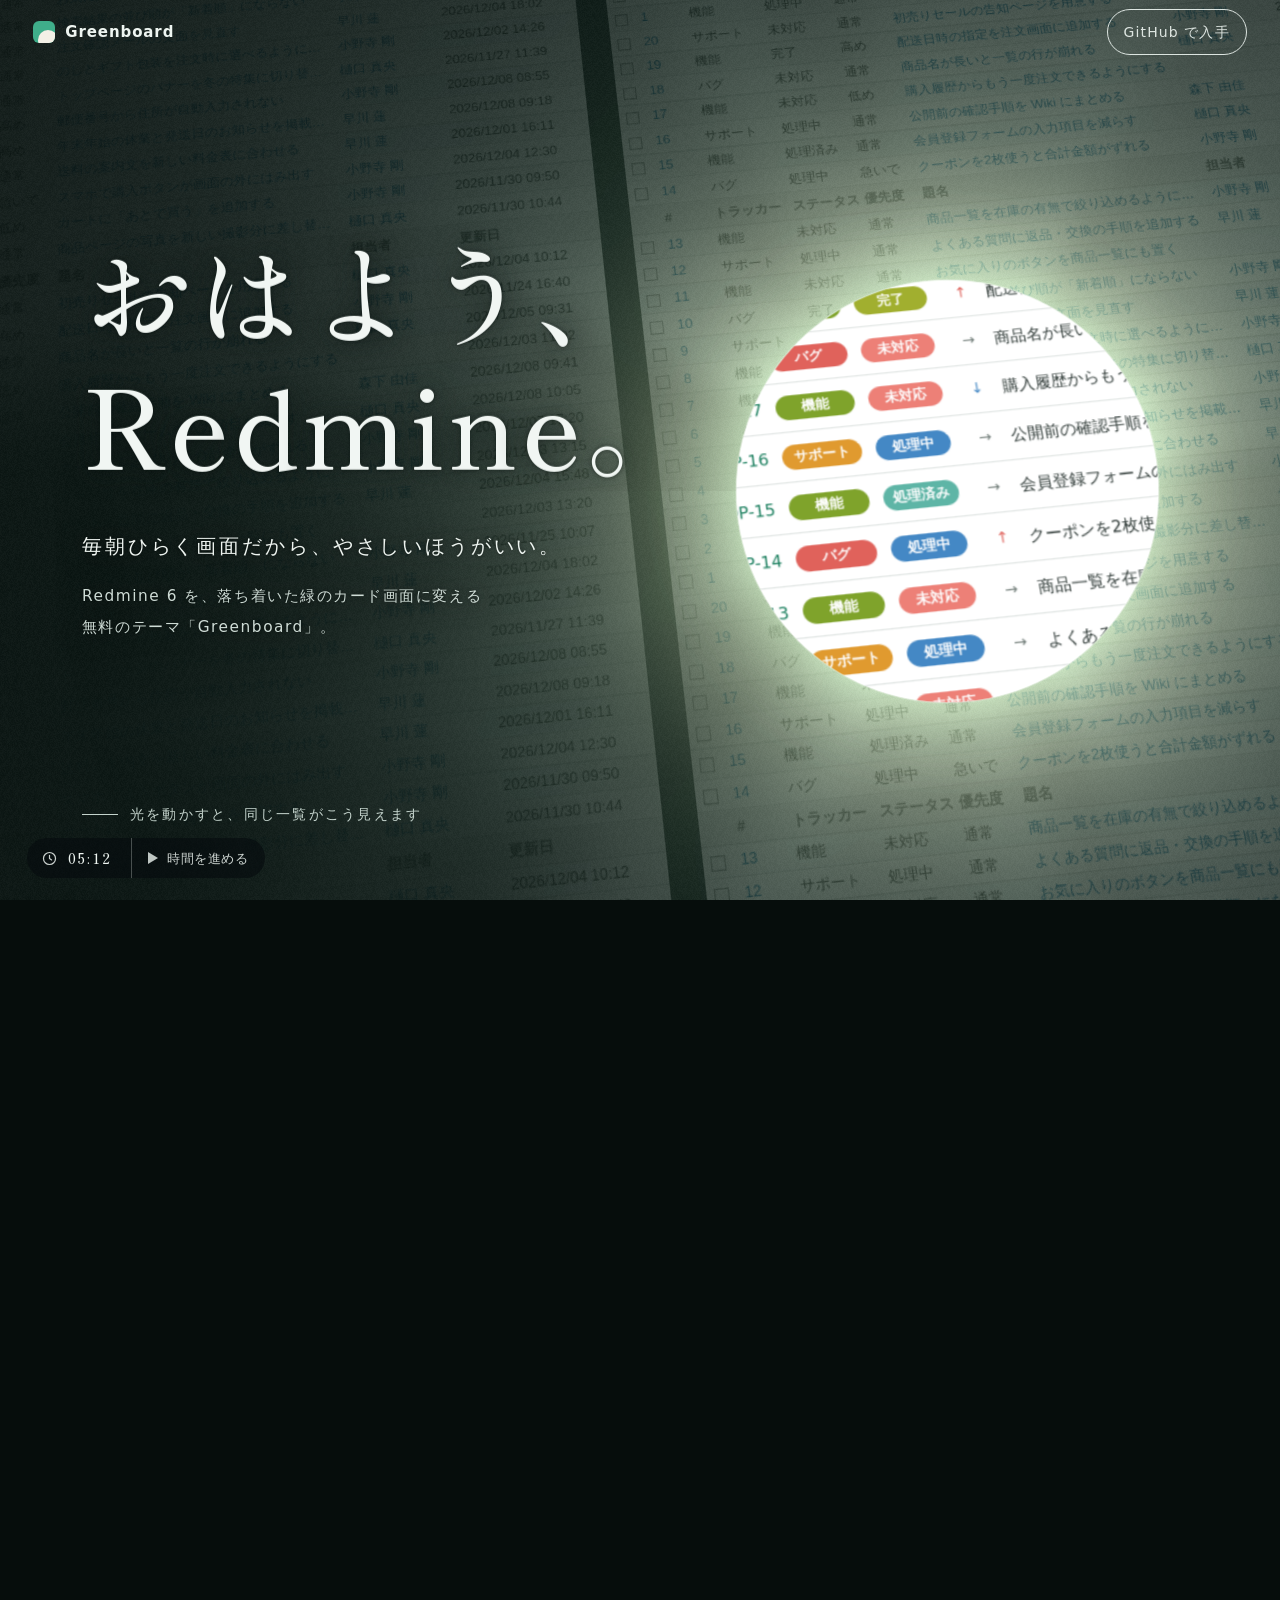
<file: site/index.html>
<!doctype html>
<html lang="ja">
<head>
<meta charset="utf-8">
<meta name="viewport" content="width=device-width,initial-scale=1,viewport-fit=cover">
<title>おはよう、Redmine。｜Greenboard</title>
<meta name="description" content="散らかっていたのは、仕事じゃなくて画面でした。夜明け前から次の朝まで、一日の光の中で見る Redmine のテーマ「Greenboard」。無料、GPL v2。">
<meta name="theme-color" content="#0b1412">
<meta name="color-scheme" content="light">
<link rel="canonical" href="https://nerosui.github.io/greenboard-redmine-theme/">
<link rel="icon" href="favicon.ico" sizes="32x32">
<link rel="icon" href="favicon.svg" type="image/svg+xml">
<link rel="apple-touch-icon" href="apple-touch-icon.png">
<meta property="og:type" content="website">
<meta property="og:locale" content="ja_JP">
<meta property="og:site_name" content="Greenboard">
<meta property="og:title" content="おはよう、Redmine。｜Greenboard">
<meta property="og:description" content="散らかっていたのは、仕事じゃなくて画面でした。夜明け前から次の朝まで、一日の光の中で見る Redmine のテーマ「Greenboard」。無料、GPL v2。">
<meta property="og:url" content="https://nerosui.github.io/greenboard-redmine-theme/">
<meta property="og:image" content="https://nerosui.github.io/greenboard-redmine-theme/assets/img/ogp.jpg">
<meta property="og:image:type" content="image/jpeg">
<meta property="og:image:width" content="1200">
<meta property="og:image:height" content="630">
<meta property="og:image:alt" content="夜の画面に並ぶ課題の一覧を、まるい光が照らしている。「おはよう、Redmine。」">
<meta name="twitter:card" content="summary_large_image">
<link rel="preload" href="assets/fonts/shippori-mincho-500.woff2" as="font" type="font/woff2" crossorigin>
<link rel="stylesheet" href="assets/site.css?069147fb">
<script>(d=>{d.classList.add('js');var m=q=>matchMedia(q).matches;if(!m('(prefers-reduced-motion: reduce)')&&m('(min-width: 18.75em) and (min-height: 30em)')&&!/[?&]static=1/.test(location.search)){d.classList.add('motion');try{if(sessionStorage.getItem('gb-motion')==='off')d.classList.add('stopped')}catch(e){}}})(document.documentElement)</script>
</head>
<body>
<svg width="0" height="0" style="position:absolute" aria-hidden="true"><defs>
<symbol id="i-list" viewBox="0 0 24 24"><path d="M9 6h11M9 12h11M9 18h11M5 6h.01M5 12h.01M5 18h.01"/></symbol>
<symbol id="i-clock" viewBox="0 0 24 24"><circle cx="12" cy="12" r="8.5"/><path d="M12 7.5V12l3 2"/></symbol>
<symbol id="i-box" viewBox="0 0 24 24"><path d="M12 3.5l7.5 4.2v8.6L12 20.5l-7.5-4.2V7.7zM4.5 7.7l7.5 4.3 7.5-4.3M12 12v8.5"/></symbol>
<symbol id="i-note" viewBox="0 0 24 24"><path d="M5 4.5h14v10l-5 5H5zM14 19.5v-5h5"/></symbol>
<symbol id="i-grid" viewBox="0 0 24 24"><rect x="4" y="4" width="6.5" height="6.5" rx="1"/><rect x="13.5" y="4" width="6.5" height="6.5" rx="1"/><rect x="4" y="13.5" width="6.5" height="6.5" rx="1"/><path d="M16.75 14v6M13.75 17h6"/></symbol>
<symbol id="i-chart" viewBox="0 0 24 24"><path d="M4 19.5h16M6.5 19.5v-7H10v7M10 19.5V5.5h4v14M14 19.5v-10h3.5v10"/></symbol>
<symbol id="i-cal" viewBox="0 0 24 24"><rect x="4.5" y="5.5" width="15" height="14" rx="2"/><path d="M4.5 10h15M8.5 3.5v4M15.5 3.5v4"/></symbol>
<symbol id="i-doc" viewBox="0 0 24 24"><path d="M6.5 3.5h8L18 7v13.5H6.5zM14 3.5v4h4M9.5 12h5M9.5 16h5"/></symbol>
<symbol id="i-book" viewBox="0 0 24 24"><path d="M6 4h12v16H6zM9 4v16M12 8.5h3M12 12h3"/></symbol>
<symbol id="i-folder" viewBox="0 0 24 24"><path d="M3.5 7a2 2 0 012-2h4l2 2.5h7a2 2 0 012 2V17a2 2 0 01-2 2h-13a2 2 0 01-2-2z"/></symbol>
<symbol id="i-gear" viewBox="0 0 24 24"><circle cx="12" cy="12" r="3"/><path d="M12 3.5l1.6 2.3 2.7-.6.6 2.7 2.3 1.6-1.4 2.5 1.4 2.5-2.3 1.6-.6 2.7-2.7-.6L12 20.5l-1.6-2.3-2.7.6-.6-2.7-2.3-1.6L6.2 12 4.8 9.5l2.3-1.6.6-2.7 2.7.6z"/></symbol>
<symbol id="i-plus" viewBox="0 0 24 24"><circle cx="12" cy="12" r="8.5"/><path d="M12 8.5v7M8.5 12h7"/></symbol>
<symbol id="i-search" viewBox="0 0 24 24"><circle cx="11" cy="11" r="6.5"/><path d="M20 20l-4-4"/></symbol>
<symbol id="i-menu" viewBox="0 0 24 24"><path d="M4 7h16M4 12h16M4 17h16"/></symbol>
</defs></svg>

<a class="skip" href="#install">導入方法へ移動</a>
<canvas id="sky" class="fx" aria-hidden="true"></canvas>
<header class="hdr" data-tone="dark">
  <a class="hdr__brand" href="#top"><i class="mark" aria-hidden="true"></i><span>Greenboard</span></a>
  <a class="hdr__cta" href="https://github.com/nerosui/greenboard-redmine-theme">GitHub で入手</a>
</header>
<div class="tools">
  <span class="clock" aria-hidden="true" title="ページの中の時刻"><svg class="clock__ic" viewBox="0 0 24 24"><use href="#i-clock"/></svg><b>05:12</b></span>
  <button class="play" type="button" data-s="off" title="スクロールしなくても、時間が進みます" hidden><i aria-hidden="true"></i><span class="play__t"><span class="play__w">時間を</span>進める</span></button>
</div>

<main id="top" tabindex="-1">

<!-- ============ 1. 夜 → 朝：一覧がボードになる ============ -->
<section class="scene open" id="open" data-tone="dark" style="--len:9.5">
 <div class="stage">
  <div class="night">
    <div class="wall wall--old" aria-hidden="true"><div class="wall__in old"><div class="wcol" data-k="0"><noscript><div class="orow oh"><i class="ocb"></i><span>#</span><span>トラッカー</span><span>ステータス</span><span>優先度</span><span>題名</span><span>担当者</span><span>更新日</span></div><div class="orow"><i class="ocb"></i><b>20</b><span>サポート</span><span>未対応</span><span>通常</span><b>初売りセールの告知ページを用意する</b><b>樋口 真央</b><span>2026/12/04 10:12</span></div><div class="orow"><i class="ocb"></i><b>19</b><span>機能</span><span>完了</span><span>高め</span><b>配送日時の指定を注文画面に追加する</b><b>小野寺 剛</b><span>2026/11/24 16:40</span></div><div class="orow"><i class="ocb"></i><b>18</b><span>バグ</span><span>未対応</span><span>通常</span><b>商品名が長いと一覧の行が崩れる</b><b>樋口 真央</b><span>2026/12/05 09:31</span></div><div class="orow"><i class="ocb"></i><b>17</b><span>機能</span><span>未対応</span><span>低め</span><b>購入履歴からもう一度注文できるようにする</b><b></b><span>2026/12/03 11:02</span></div><div class="orow"><i class="ocb"></i><b>16</b><span>サポート</span><span>処理中</span><span>通常</span><b>公開前の確認手順を Wiki にまとめる</b><b>森下 由佳</b><span>2026/12/08 09:41</span></div><div class="orow"><i class="ocb"></i><b>15</b><span>機能</span><span>処理済み</span><span>通常</span><b>会員登録フォームの入力項目を減らす</b><b>樋口 真央</b><span>2026/12/08 10:05</span></div><div class="orow"><i class="ocb"></i><b>14</b><span>バグ</span><span>処理中</span><span>急いで</span><b>クーポンを2枚使うと合計金額がずれる</b><b>小野寺 剛</b><span>2026/12/07 17:20</span></div><div class="orow"><i class="ocb"></i><b>13</b><span>機能</span><span>未対応</span><span>通常</span><b>商品一覧を在庫の有無で絞り込めるようにする</b><b>小野寺 剛</b><span>2026/12/03 13:15</span></div><div class="orow"><i class="ocb"></i><b>12</b><span>サポート</span><span>処理中</span><span>通常</span><b>よくある質問に返品・交換の手順を追加する</b><b>早川 蓮</b><span>2026/12/04 15:48</span></div><div class="orow"><i class="ocb"></i><b>11</b><span>機能</span><span>未対応</span><span>通常</span><b>お気に入りのボタンを商品一覧にも置く</b><b></b><span>2026/12/03 13:20</span></div><div class="orow"><i class="ocb"></i><b>10</b><span>バグ</span><span>完了</span><span>通常</span><b>検索結果の並び順が「新着順」にならない</b><b>小野寺 剛</b><span>2026/11/25 10:07</span></div><div class="orow"><i class="ocb"></i><b>9</b><span>サポート</span><span>未対応</span><span>通常</span><b>注文確認メールの文面を見直す</b><b>早川 蓮</b><span>2026/12/04 18:02</span></div><div class="orow"><i class="ocb"></i><b>8</b><span>機能</span><span>処理中</span><span>通常</span><b>のしとギフト包装を注文時に選べるようにする</b><b>小野寺 剛</b><span>2026/12/02 14:26</span></div><div class="orow"><i class="ocb"></i><b>7</b><span>機能</span><span>処理済み</span><span>通常</span><b>トップページのバナーを冬の特集に切り替える</b><b>樋口 真央</b><span>2026/11/27 11:39</span></div><div class="orow"><i class="ocb"></i><b>6</b><span>バグ</span><span>未対応</span><span>高め</span><b>郵便番号から住所が自動入力されない</b><b>小野寺 剛</b><span>2026/12/08 08:55</span></div><div class="orow"><i class="ocb"></i><b>5</b><span>機能</span><span>処理中</span><span>高め</span><b>年末年始の休業と発送日のお知らせを掲載する</b><b>早川 蓮</b><span>2026/12/08 09:18</span></div><div class="orow"><i class="ocb"></i><b>4</b><span>サポート</span><span>処理済み</span><span>通常</span><b>送料の案内文を新しい料金表に合わせる</b><b>早川 蓮</b><span>2026/12/01 16:11</span></div><div class="orow"><i class="ocb"></i><b>3</b><span>バグ</span><span>処理中</span><span>急いで</span><b>スマホで購入ボタンが画面の外にはみ出す</b><b>小野寺 剛</b><span>2026/12/04 12:30</span></div><div class="orow"><i class="ocb"></i><b>2</b><span>機能</span><span>未対応</span><span>低め</span><b>カートに「あとで買う」を追加する</b><b>小野寺 剛</b><span>2026/11/30 09:50</span></div><div class="orow"><i class="ocb"></i><b>1</b><span>機能</span><span>処理中</span><span>通常</span><b>商品ページの写真を新しい撮影分に差し替える</b><b>樋口 真央</b><span>2026/11/30 10:44</span></div><div class="orow oh"><i class="ocb"></i><span>#</span><span>トラッカー</span><span>ステータス</span><span>優先度</span><span>題名</span><span>担当者</span><span>更新日</span></div><div class="orow"><i class="ocb"></i><b>20</b><span>サポート</span><span>未対応</span><span>通常</span><b>初売りセールの告知ページを用意する</b><b>樋口 真央</b><span>2026/12/04 10:12</span></div><div class="orow"><i class="ocb"></i><b>19</b><span>機能</span><span>完了</span><span>高め</span><b>配送日時の指定を注文画面に追加する</b><b>小野寺 剛</b><span>2026/11/24 16:40</span></div><div class="orow"><i class="ocb"></i><b>18</b><span>バグ</span><span>未対応</span><span>通常</span><b>商品名が長いと一覧の行が崩れる</b><b>樋口 真央</b><span>2026/12/05 09:31</span></div><div class="orow"><i class="ocb"></i><b>17</b><span>機能</span><span>未対応</span><span>低め</span><b>購入履歴からもう一度注文できるようにする</b><b></b><span>2026/12/03 11:02</span></div><div class="orow"><i class="ocb"></i><b>16</b><span>サポート</span><span>処理中</span><span>通常</span><b>公開前の確認手順を Wiki にまとめる</b><b>森下 由佳</b><span>2026/12/08 09:41</span></div><div class="orow"><i class="ocb"></i><b>15</b><span>機能</span><span>処理済み</span><span>通常</span><b>会員登録フォームの入力項目を減らす</b><b>樋口 真央</b><span>2026/12/08 10:05</span></div><div class="orow"><i class="ocb"></i><b>14</b><span>バグ</span><span>処理中</span><span>急いで</span><b>クーポンを2枚使うと合計金額がずれる</b><b>小野寺 剛</b><span>2026/12/07 17:20</span></div><div class="orow"><i class="ocb"></i><b>13</b><span>機能</span><span>未対応</span><span>通常</span><b>商品一覧を在庫の有無で絞り込めるようにする</b><b>小野寺 剛</b><span>2026/12/03 13:15</span></div><div class="orow"><i class="ocb"></i><b>12</b><span>サポート</span><span>処理中</span><span>通常</span><b>よくある質問に返品・交換の手順を追加する</b><b>早川 蓮</b><span>2026/12/04 15:48</span></div><div class="orow"><i class="ocb"></i><b>11</b><span>機能</span><span>未対応</span><span>通常</span><b>お気に入りのボタンを商品一覧にも置く</b><b></b><span>2026/12/03 13:20</span></div><div class="orow"><i class="ocb"></i><b>10</b><span>バグ</span><span>完了</span><span>通常</span><b>検索結果の並び順が「新着順」にならない</b><b>小野寺 剛</b><span>2026/11/25 10:07</span></div><div class="orow"><i class="ocb"></i><b>9</b><span>サポート</span><span>未対応</span><span>通常</span><b>注文確認メールの文面を見直す</b><b>早川 蓮</b><span>2026/12/04 18:02</span></div><div class="orow"><i class="ocb"></i><b>8</b><span>機能</span><span>処理中</span><span>通常</span><b>のしとギフト包装を注文時に選べるようにする</b><b>小野寺 剛</b><span>2026/12/02 14:26</span></div><div class="orow"><i class="ocb"></i><b>7</b><span>機能</span><span>処理済み</span><span>通常</span><b>トップページのバナーを冬の特集に切り替える</b><b>樋口 真央</b><span>2026/11/27 11:39</span></div><div class="orow"><i class="ocb"></i><b>6</b><span>バグ</span><span>未対応</span><span>高め</span><b>郵便番号から住所が自動入力されない</b><b>小野寺 剛</b><span>2026/12/08 08:55</span></div><div class="orow"><i class="ocb"></i><b>5</b><span>機能</span><span>処理中</span><span>高め</span><b>年末年始の休業と発送日のお知らせを掲載する</b><b>早川 蓮</b><span>2026/12/08 09:18</span></div><div class="orow"><i class="ocb"></i><b>4</b><span>サポート</span><span>処理済み</span><span>通常</span><b>送料の案内文を新しい料金表に合わせる</b><b>早川 蓮</b><span>2026/12/01 16:11</span></div><div class="orow"><i class="ocb"></i><b>3</b><span>バグ</span><span>処理中</span><span>急いで</span><b>スマホで購入ボタンが画面の外にはみ出す</b><b>小野寺 剛</b><span>2026/12/04 12:30</span></div><div class="orow"><i class="ocb"></i><b>2</b><span>機能</span><span>未対応</span><span>低め</span><b>カートに「あとで買う」を追加する</b><b>小野寺 剛</b><span>2026/11/30 09:50</span></div><div class="orow"><i class="ocb"></i><b>1</b><span>機能</span><span>処理中</span><span>通常</span><b>商品ページの写真を新しい撮影分に差し替える</b><b>樋口 真央</b><span>2026/11/30 10:44</span></div><div class="orow oh"><i class="ocb"></i><span>#</span><span>トラッカー</span><span>ステータス</span><span>優先度</span><span>題名</span><span>担当者</span><span>更新日</span></div><div class="orow"><i class="ocb"></i><b>20</b><span>サポート</span><span>未対応</span><span>通常</span><b>初売りセールの告知ページを用意する</b><b>樋口 真央</b><span>2026/12/04 10:12</span></div><div class="orow"><i class="ocb"></i><b>19</b><span>機能</span><span>完了</span><span>高め</span><b>配送日時の指定を注文画面に追加する</b><b>小野寺 剛</b><span>2026/11/24 16:40</span></div><div class="orow"><i class="ocb"></i><b>18</b><span>バグ</span><span>未対応</span><span>通常</span><b>商品名が長いと一覧の行が崩れる</b><b>樋口 真央</b><span>2026/12/05 09:31</span></div><div class="orow"><i class="ocb"></i><b>17</b><span>機能</span><span>未対応</span><span>低め</span><b>購入履歴からもう一度注文できるようにする</b><b></b><span>2026/12/03 11:02</span></div><div class="orow"><i class="ocb"></i><b>16</b><span>サポート</span><span>処理中</span><span>通常</span><b>公開前の確認手順を Wiki にまとめる</b><b>森下 由佳</b><span>2026/12/08 09:41</span></div><div class="orow"><i class="ocb"></i><b>15</b><span>機能</span><span>処理済み</span><span>通常</span><b>会員登録フォームの入力項目を減らす</b><b>樋口 真央</b><span>2026/12/08 10:05</span></div><div class="orow"><i class="ocb"></i><b>14</b><span>バグ</span><span>処理中</span><span>急いで</span><b>クーポンを2枚使うと合計金額がずれる</b><b>小野寺 剛</b><span>2026/12/07 17:20</span></div><div class="orow"><i class="ocb"></i><b>13</b><span>機能</span><span>未対応</span><span>通常</span><b>商品一覧を在庫の有無で絞り込めるようにする</b><b>小野寺 剛</b><span>2026/12/03 13:15</span></div><div class="orow"><i class="ocb"></i><b>12</b><span>サポート</span><span>処理中</span><span>通常</span><b>よくある質問に返品・交換の手順を追加する</b><b>早川 蓮</b><span>2026/12/04 15:48</span></div><div class="orow"><i class="ocb"></i><b>11</b><span>機能</span><span>未対応</span><span>通常</span><b>お気に入りのボタンを商品一覧にも置く</b><b></b><span>2026/12/03 13:20</span></div><div class="orow"><i class="ocb"></i><b>10</b><span>バグ</span><span>完了</span><span>通常</span><b>検索結果の並び順が「新着順」にならない</b><b>小野寺 剛</b><span>2026/11/25 10:07</span></div><div class="orow"><i class="ocb"></i><b>9</b><span>サポート</span><span>未対応</span><span>通常</span><b>注文確認メールの文面を見直す</b><b>早川 蓮</b><span>2026/12/04 18:02</span></div><div class="orow"><i class="ocb"></i><b>8</b><span>機能</span><span>処理中</span><span>通常</span><b>のしとギフト包装を注文時に選べるようにする</b><b>小野寺 剛</b><span>2026/12/02 14:26</span></div><div class="orow"><i class="ocb"></i><b>7</b><span>機能</span><span>処理済み</span><span>通常</span><b>トップページのバナーを冬の特集に切り替える</b><b>樋口 真央</b><span>2026/11/27 11:39</span></div><div class="orow"><i class="ocb"></i><b>6</b><span>バグ</span><span>未対応</span><span>高め</span><b>郵便番号から住所が自動入力されない</b><b>小野寺 剛</b><span>2026/12/08 08:55</span></div><div class="orow"><i class="ocb"></i><b>5</b><span>機能</span><span>処理中</span><span>高め</span><b>年末年始の休業と発送日のお知らせを掲載する</b><b>早川 蓮</b><span>2026/12/08 09:18</span></div><div class="orow"><i class="ocb"></i><b>4</b><span>サポート</span><span>処理済み</span><span>通常</span><b>送料の案内文を新しい料金表に合わせる</b><b>早川 蓮</b><span>2026/12/01 16:11</span></div><div class="orow"><i class="ocb"></i><b>3</b><span>バグ</span><span>処理中</span><span>急いで</span><b>スマホで購入ボタンが画面の外にはみ出す</b><b>小野寺 剛</b><span>2026/12/04 12:30</span></div><div class="orow"><i class="ocb"></i><b>2</b><span>機能</span><span>未対応</span><span>低め</span><b>カートに「あとで買う」を追加する</b><b>小野寺 剛</b><span>2026/11/30 09:50</span></div><div class="orow"><i class="ocb"></i><b>1</b><span>機能</span><span>処理中</span><span>通常</span><b>商品ページの写真を新しい撮影分に差し替える</b><b>樋口 真央</b><span>2026/11/30 10:44</span></div></noscript></div><div class="wcol" data-k="7"><noscript><div class="orow oh"><i class="ocb"></i><span>#</span><span>トラッカー</span><span>ステータス</span><span>優先度</span><span>題名</span><span>担当者</span><span>更新日</span></div><div class="orow"><i class="ocb"></i><b>13</b><span>機能</span><span>未対応</span><span>通常</span><b>商品一覧を在庫の有無で絞り込めるようにする</b><b>小野寺 剛</b><span>2026/12/03 13:15</span></div><div class="orow"><i class="ocb"></i><b>12</b><span>サポート</span><span>処理中</span><span>通常</span><b>よくある質問に返品・交換の手順を追加する</b><b>早川 蓮</b><span>2026/12/04 15:48</span></div><div class="orow"><i class="ocb"></i><b>11</b><span>機能</span><span>未対応</span><span>通常</span><b>お気に入りのボタンを商品一覧にも置く</b><b></b><span>2026/12/03 13:20</span></div><div class="orow"><i class="ocb"></i><b>10</b><span>バグ</span><span>完了</span><span>通常</span><b>検索結果の並び順が「新着順」にならない</b><b>小野寺 剛</b><span>2026/11/25 10:07</span></div><div class="orow"><i class="ocb"></i><b>9</b><span>サポート</span><span>未対応</span><span>通常</span><b>注文確認メールの文面を見直す</b><b>早川 蓮</b><span>2026/12/04 18:02</span></div><div class="orow"><i class="ocb"></i><b>8</b><span>機能</span><span>処理中</span><span>通常</span><b>のしとギフト包装を注文時に選べるようにする</b><b>小野寺 剛</b><span>2026/12/02 14:26</span></div><div class="orow"><i class="ocb"></i><b>7</b><span>機能</span><span>処理済み</span><span>通常</span><b>トップページのバナーを冬の特集に切り替える</b><b>樋口 真央</b><span>2026/11/27 11:39</span></div><div class="orow"><i class="ocb"></i><b>6</b><span>バグ</span><span>未対応</span><span>高め</span><b>郵便番号から住所が自動入力されない</b><b>小野寺 剛</b><span>2026/12/08 08:55</span></div><div class="orow"><i class="ocb"></i><b>5</b><span>機能</span><span>処理中</span><span>高め</span><b>年末年始の休業と発送日のお知らせを掲載する</b><b>早川 蓮</b><span>2026/12/08 09:18</span></div><div class="orow"><i class="ocb"></i><b>4</b><span>サポート</span><span>処理済み</span><span>通常</span><b>送料の案内文を新しい料金表に合わせる</b><b>早川 蓮</b><span>2026/12/01 16:11</span></div><div class="orow"><i class="ocb"></i><b>3</b><span>バグ</span><span>処理中</span><span>急いで</span><b>スマホで購入ボタンが画面の外にはみ出す</b><b>小野寺 剛</b><span>2026/12/04 12:30</span></div><div class="orow"><i class="ocb"></i><b>2</b><span>機能</span><span>未対応</span><span>低め</span><b>カートに「あとで買う」を追加する</b><b>小野寺 剛</b><span>2026/11/30 09:50</span></div><div class="orow"><i class="ocb"></i><b>1</b><span>機能</span><span>処理中</span><span>通常</span><b>商品ページの写真を新しい撮影分に差し替える</b><b>樋口 真央</b><span>2026/11/30 10:44</span></div><div class="orow"><i class="ocb"></i><b>20</b><span>サポート</span><span>未対応</span><span>通常</span><b>初売りセールの告知ページを用意する</b><b>樋口 真央</b><span>2026/12/04 10:12</span></div><div class="orow"><i class="ocb"></i><b>19</b><span>機能</span><span>完了</span><span>高め</span><b>配送日時の指定を注文画面に追加する</b><b>小野寺 剛</b><span>2026/11/24 16:40</span></div><div class="orow"><i class="ocb"></i><b>18</b><span>バグ</span><span>未対応</span><span>通常</span><b>商品名が長いと一覧の行が崩れる</b><b>樋口 真央</b><span>2026/12/05 09:31</span></div><div class="orow"><i class="ocb"></i><b>17</b><span>機能</span><span>未対応</span><span>低め</span><b>購入履歴からもう一度注文できるようにする</b><b></b><span>2026/12/03 11:02</span></div><div class="orow"><i class="ocb"></i><b>16</b><span>サポート</span><span>処理中</span><span>通常</span><b>公開前の確認手順を Wiki にまとめる</b><b>森下 由佳</b><span>2026/12/08 09:41</span></div><div class="orow"><i class="ocb"></i><b>15</b><span>機能</span><span>処理済み</span><span>通常</span><b>会員登録フォームの入力項目を減らす</b><b>樋口 真央</b><span>2026/12/08 10:05</span></div><div class="orow"><i class="ocb"></i><b>14</b><span>バグ</span><span>処理中</span><span>急いで</span><b>クーポンを2枚使うと合計金額がずれる</b><b>小野寺 剛</b><span>2026/12/07 17:20</span></div><div class="orow oh"><i class="ocb"></i><span>#</span><span>トラッカー</span><span>ステータス</span><span>優先度</span><span>題名</span><span>担当者</span><span>更新日</span></div><div class="orow"><i class="ocb"></i><b>13</b><span>機能</span><span>未対応</span><span>通常</span><b>商品一覧を在庫の有無で絞り込めるようにする</b><b>小野寺 剛</b><span>2026/12/03 13:15</span></div><div class="orow"><i class="ocb"></i><b>12</b><span>サポート</span><span>処理中</span><span>通常</span><b>よくある質問に返品・交換の手順を追加する</b><b>早川 蓮</b><span>2026/12/04 15:48</span></div><div class="orow"><i class="ocb"></i><b>11</b><span>機能</span><span>未対応</span><span>通常</span><b>お気に入りのボタンを商品一覧にも置く</b><b></b><span>2026/12/03 13:20</span></div><div class="orow"><i class="ocb"></i><b>10</b><span>バグ</span><span>完了</span><span>通常</span><b>検索結果の並び順が「新着順」にならない</b><b>小野寺 剛</b><span>2026/11/25 10:07</span></div><div class="orow"><i class="ocb"></i><b>9</b><span>サポート</span><span>未対応</span><span>通常</span><b>注文確認メールの文面を見直す</b><b>早川 蓮</b><span>2026/12/04 18:02</span></div><div class="orow"><i class="ocb"></i><b>8</b><span>機能</span><span>処理中</span><span>通常</span><b>のしとギフト包装を注文時に選べるようにする</b><b>小野寺 剛</b><span>2026/12/02 14:26</span></div><div class="orow"><i class="ocb"></i><b>7</b><span>機能</span><span>処理済み</span><span>通常</span><b>トップページのバナーを冬の特集に切り替える</b><b>樋口 真央</b><span>2026/11/27 11:39</span></div><div class="orow"><i class="ocb"></i><b>6</b><span>バグ</span><span>未対応</span><span>高め</span><b>郵便番号から住所が自動入力されない</b><b>小野寺 剛</b><span>2026/12/08 08:55</span></div><div class="orow"><i class="ocb"></i><b>5</b><span>機能</span><span>処理中</span><span>高め</span><b>年末年始の休業と発送日のお知らせを掲載する</b><b>早川 蓮</b><span>2026/12/08 09:18</span></div><div class="orow"><i class="ocb"></i><b>4</b><span>サポート</span><span>処理済み</span><span>通常</span><b>送料の案内文を新しい料金表に合わせる</b><b>早川 蓮</b><span>2026/12/01 16:11</span></div><div class="orow"><i class="ocb"></i><b>3</b><span>バグ</span><span>処理中</span><span>急いで</span><b>スマホで購入ボタンが画面の外にはみ出す</b><b>小野寺 剛</b><span>2026/12/04 12:30</span></div><div class="orow"><i class="ocb"></i><b>2</b><span>機能</span><span>未対応</span><span>低め</span><b>カートに「あとで買う」を追加する</b><b>小野寺 剛</b><span>2026/11/30 09:50</span></div><div class="orow"><i class="ocb"></i><b>1</b><span>機能</span><span>処理中</span><span>通常</span><b>商品ページの写真を新しい撮影分に差し替える</b><b>樋口 真央</b><span>2026/11/30 10:44</span></div><div class="orow"><i class="ocb"></i><b>20</b><span>サポート</span><span>未対応</span><span>通常</span><b>初売りセールの告知ページを用意する</b><b>樋口 真央</b><span>2026/12/04 10:12</span></div><div class="orow"><i class="ocb"></i><b>19</b><span>機能</span><span>完了</span><span>高め</span><b>配送日時の指定を注文画面に追加する</b><b>小野寺 剛</b><span>2026/11/24 16:40</span></div><div class="orow"><i class="ocb"></i><b>18</b><span>バグ</span><span>未対応</span><span>通常</span><b>商品名が長いと一覧の行が崩れる</b><b>樋口 真央</b><span>2026/12/05 09:31</span></div><div class="orow"><i class="ocb"></i><b>17</b><span>機能</span><span>未対応</span><span>低め</span><b>購入履歴からもう一度注文できるようにする</b><b></b><span>2026/12/03 11:02</span></div><div class="orow"><i class="ocb"></i><b>16</b><span>サポート</span><span>処理中</span><span>通常</span><b>公開前の確認手順を Wiki にまとめる</b><b>森下 由佳</b><span>2026/12/08 09:41</span></div><div class="orow"><i class="ocb"></i><b>15</b><span>機能</span><span>処理済み</span><span>通常</span><b>会員登録フォームの入力項目を減らす</b><b>樋口 真央</b><span>2026/12/08 10:05</span></div><div class="orow"><i class="ocb"></i><b>14</b><span>バグ</span><span>処理中</span><span>急いで</span><b>クーポンを2枚使うと合計金額がずれる</b><b>小野寺 剛</b><span>2026/12/07 17:20</span></div><div class="orow oh"><i class="ocb"></i><span>#</span><span>トラッカー</span><span>ステータス</span><span>優先度</span><span>題名</span><span>担当者</span><span>更新日</span></div><div class="orow"><i class="ocb"></i><b>13</b><span>機能</span><span>未対応</span><span>通常</span><b>商品一覧を在庫の有無で絞り込めるようにする</b><b>小野寺 剛</b><span>2026/12/03 13:15</span></div><div class="orow"><i class="ocb"></i><b>12</b><span>サポート</span><span>処理中</span><span>通常</span><b>よくある質問に返品・交換の手順を追加する</b><b>早川 蓮</b><span>2026/12/04 15:48</span></div><div class="orow"><i class="ocb"></i><b>11</b><span>機能</span><span>未対応</span><span>通常</span><b>お気に入りのボタンを商品一覧にも置く</b><b></b><span>2026/12/03 13:20</span></div><div class="orow"><i class="ocb"></i><b>10</b><span>バグ</span><span>完了</span><span>通常</span><b>検索結果の並び順が「新着順」にならない</b><b>小野寺 剛</b><span>2026/11/25 10:07</span></div><div class="orow"><i class="ocb"></i><b>9</b><span>サポート</span><span>未対応</span><span>通常</span><b>注文確認メールの文面を見直す</b><b>早川 蓮</b><span>2026/12/04 18:02</span></div><div class="orow"><i class="ocb"></i><b>8</b><span>機能</span><span>処理中</span><span>通常</span><b>のしとギフト包装を注文時に選べるようにする</b><b>小野寺 剛</b><span>2026/12/02 14:26</span></div><div class="orow"><i class="ocb"></i><b>7</b><span>機能</span><span>処理済み</span><span>通常</span><b>トップページのバナーを冬の特集に切り替える</b><b>樋口 真央</b><span>2026/11/27 11:39</span></div><div class="orow"><i class="ocb"></i><b>6</b><span>バグ</span><span>未対応</span><span>高め</span><b>郵便番号から住所が自動入力されない</b><b>小野寺 剛</b><span>2026/12/08 08:55</span></div><div class="orow"><i class="ocb"></i><b>5</b><span>機能</span><span>処理中</span><span>高め</span><b>年末年始の休業と発送日のお知らせを掲載する</b><b>早川 蓮</b><span>2026/12/08 09:18</span></div><div class="orow"><i class="ocb"></i><b>4</b><span>サポート</span><span>処理済み</span><span>通常</span><b>送料の案内文を新しい料金表に合わせる</b><b>早川 蓮</b><span>2026/12/01 16:11</span></div><div class="orow"><i class="ocb"></i><b>3</b><span>バグ</span><span>処理中</span><span>急いで</span><b>スマホで購入ボタンが画面の外にはみ出す</b><b>小野寺 剛</b><span>2026/12/04 12:30</span></div><div class="orow"><i class="ocb"></i><b>2</b><span>機能</span><span>未対応</span><span>低め</span><b>カートに「あとで買う」を追加する</b><b>小野寺 剛</b><span>2026/11/30 09:50</span></div><div class="orow"><i class="ocb"></i><b>1</b><span>機能</span><span>処理中</span><span>通常</span><b>商品ページの写真を新しい撮影分に差し替える</b><b>樋口 真央</b><span>2026/11/30 10:44</span></div><div class="orow"><i class="ocb"></i><b>20</b><span>サポート</span><span>未対応</span><span>通常</span><b>初売りセールの告知ページを用意する</b><b>樋口 真央</b><span>2026/12/04 10:12</span></div><div class="orow"><i class="ocb"></i><b>19</b><span>機能</span><span>完了</span><span>高め</span><b>配送日時の指定を注文画面に追加する</b><b>小野寺 剛</b><span>2026/11/24 16:40</span></div><div class="orow"><i class="ocb"></i><b>18</b><span>バグ</span><span>未対応</span><span>通常</span><b>商品名が長いと一覧の行が崩れる</b><b>樋口 真央</b><span>2026/12/05 09:31</span></div><div class="orow"><i class="ocb"></i><b>17</b><span>機能</span><span>未対応</span><span>低め</span><b>購入履歴からもう一度注文できるようにする</b><b></b><span>2026/12/03 11:02</span></div><div class="orow"><i class="ocb"></i><b>16</b><span>サポート</span><span>処理中</span><span>通常</span><b>公開前の確認手順を Wiki にまとめる</b><b>森下 由佳</b><span>2026/12/08 09:41</span></div><div class="orow"><i class="ocb"></i><b>15</b><span>機能</span><span>処理済み</span><span>通常</span><b>会員登録フォームの入力項目を減らす</b><b>樋口 真央</b><span>2026/12/08 10:05</span></div><div class="orow"><i class="ocb"></i><b>14</b><span>バグ</span><span>処理中</span><span>急いで</span><b>クーポンを2枚使うと合計金額がずれる</b><b>小野寺 剛</b><span>2026/12/07 17:20</span></div></noscript></div></div></div>
    <canvas class="veil" aria-hidden="true"></canvas>
    <div class="lens" aria-hidden="true"><div class="lens__in"><div class="wall wall--new"><div class="wall__in ui"><div class="wcol" data-k="0"><noscript><div class="row"><i class="cb"></i><span class="key">SHOP-20</span><span class="c-tr"><b class="pill t3">サポート</b></span><span class="c-st"><b class="pill s1">未対応</b></span><span class="prio ">→</span><span class="sub">初売りセールの告知ページを用意する</span><span class="c-av"><b class="av a-h">樋</b><em>樋口 真央</em></span><span class="dots">···</span></div><div class="row"><i class="cb"></i><span class="key">SHOP-19</span><span class="c-tr"><b class="pill t2">機能</b></span><span class="c-st"><b class="pill s5">完了</b></span><span class="prio hi">↑</span><span class="sub">配送日時の指定を注文画面に追加する</span><span class="c-av"><b class="av a-o">小</b><em>小野寺 剛</em></span><span class="dots">···</span></div><div class="row"><i class="cb"></i><span class="key">SHOP-18</span><span class="c-tr"><b class="pill t1">バグ</b></span><span class="c-st"><b class="pill s1">未対応</b></span><span class="prio ">→</span><span class="sub">商品名が長いと一覧の行が崩れる</span><span class="c-av"><b class="av a-h">樋</b><em>樋口 真央</em></span><span class="dots">···</span></div><div class="row"><i class="cb"></i><span class="key">SHOP-17</span><span class="c-tr"><b class="pill t2">機能</b></span><span class="c-st"><b class="pill s1">未対応</b></span><span class="prio lo">↓</span><span class="sub">購入履歴からもう一度注文できるようにする</span><span class="c-av"><em></em></span><span class="dots">···</span></div><div class="row"><i class="cb"></i><span class="key">SHOP-16</span><span class="c-tr"><b class="pill t3">サポート</b></span><span class="c-st"><b class="pill s2">処理中</b></span><span class="prio ">→</span><span class="sub">公開前の確認手順を Wiki にまとめる</span><span class="c-av"><b class="av a-m">森</b><em>森下 由佳</em></span><span class="dots">···</span></div><div class="row"><i class="cb"></i><span class="key">SHOP-15</span><span class="c-tr"><b class="pill t2">機能</b></span><span class="c-st"><b class="pill s3">処理済み</b></span><span class="prio ">→</span><span class="sub">会員登録フォームの入力項目を減らす</span><span class="c-av"><b class="av a-h">樋</b><em>樋口 真央</em></span><span class="dots">···</span></div><div class="row"><i class="cb"></i><span class="key">SHOP-14</span><span class="c-tr"><b class="pill t1">バグ</b></span><span class="c-st"><b class="pill s2">処理中</b></span><span class="prio hi">↑</span><span class="sub">クーポンを2枚使うと合計金額がずれる</span><span class="c-av"><b class="av a-o">小</b><em>小野寺 剛</em></span><span class="dots">···</span></div><div class="row"><i class="cb"></i><span class="key">SHOP-13</span><span class="c-tr"><b class="pill t2">機能</b></span><span class="c-st"><b class="pill s1">未対応</b></span><span class="prio ">→</span><span class="sub">商品一覧を在庫の有無で絞り込めるようにする</span><span class="c-av"><b class="av a-o">小</b><em>小野寺 剛</em></span><span class="dots">···</span></div><div class="row"><i class="cb"></i><span class="key">SHOP-12</span><span class="c-tr"><b class="pill t3">サポート</b></span><span class="c-st"><b class="pill s2">処理中</b></span><span class="prio ">→</span><span class="sub">よくある質問に返品・交換の手順を追加する</span><span class="c-av"><b class="av a-k">早</b><em>早川 蓮</em></span><span class="dots">···</span></div><div class="row"><i class="cb"></i><span class="key">SHOP-11</span><span class="c-tr"><b class="pill t2">機能</b></span><span class="c-st"><b class="pill s1">未対応</b></span><span class="prio ">→</span><span class="sub">お気に入りのボタンを商品一覧にも置く</span><span class="c-av"><em></em></span><span class="dots">···</span></div><div class="row"><i class="cb"></i><span class="key">SHOP-10</span><span class="c-tr"><b class="pill t1">バグ</b></span><span class="c-st"><b class="pill s5">完了</b></span><span class="prio ">→</span><span class="sub">検索結果の並び順が「新着順」にならない</span><span class="c-av"><b class="av a-o">小</b><em>小野寺 剛</em></span><span class="dots">···</span></div><div class="row"><i class="cb"></i><span class="key">SHOP-9</span><span class="c-tr"><b class="pill t3">サポート</b></span><span class="c-st"><b class="pill s1">未対応</b></span><span class="prio ">→</span><span class="sub">注文確認メールの文面を見直す</span><span class="c-av"><b class="av a-k">早</b><em>早川 蓮</em></span><span class="dots">···</span></div><div class="row"><i class="cb"></i><span class="key">SHOP-8</span><span class="c-tr"><b class="pill t2">機能</b></span><span class="c-st"><b class="pill s2">処理中</b></span><span class="prio ">→</span><span class="sub">のしとギフト包装を注文時に選べるようにする</span><span class="c-av"><b class="av a-o">小</b><em>小野寺 剛</em></span><span class="dots">···</span></div><div class="row"><i class="cb"></i><span class="key">SHOP-7</span><span class="c-tr"><b class="pill t2">機能</b></span><span class="c-st"><b class="pill s3">処理済み</b></span><span class="prio ">→</span><span class="sub">トップページのバナーを冬の特集に切り替える</span><span class="c-av"><b class="av a-h">樋</b><em>樋口 真央</em></span><span class="dots">···</span></div><div class="row"><i class="cb"></i><span class="key">SHOP-6</span><span class="c-tr"><b class="pill t1">バグ</b></span><span class="c-st"><b class="pill s1">未対応</b></span><span class="prio hi">↑</span><span class="sub">郵便番号から住所が自動入力されない</span><span class="c-av"><b class="av a-o">小</b><em>小野寺 剛</em></span><span class="dots">···</span></div><div class="row"><i class="cb"></i><span class="key">SHOP-5</span><span class="c-tr"><b class="pill t2">機能</b></span><span class="c-st"><b class="pill s2">処理中</b></span><span class="prio hi">↑</span><span class="sub">年末年始の休業と発送日のお知らせを掲載する</span><span class="c-av"><b class="av a-k">早</b><em>早川 蓮</em></span><span class="dots">···</span></div><div class="row"><i class="cb"></i><span class="key">SHOP-4</span><span class="c-tr"><b class="pill t3">サポート</b></span><span class="c-st"><b class="pill s3">処理済み</b></span><span class="prio ">→</span><span class="sub">送料の案内文を新しい料金表に合わせる</span><span class="c-av"><b class="av a-k">早</b><em>早川 蓮</em></span><span class="dots">···</span></div><div class="row"><i class="cb"></i><span class="key">SHOP-3</span><span class="c-tr"><b class="pill t1">バグ</b></span><span class="c-st"><b class="pill s2">処理中</b></span><span class="prio hi">↑</span><span class="sub">スマホで購入ボタンが画面の外にはみ出す</span><span class="c-av"><b class="av a-o">小</b><em>小野寺 剛</em></span><span class="dots">···</span></div><div class="row"><i class="cb"></i><span class="key">SHOP-2</span><span class="c-tr"><b class="pill t2">機能</b></span><span class="c-st"><b class="pill s1">未対応</b></span><span class="prio lo">↓</span><span class="sub">カートに「あとで買う」を追加する</span><span class="c-av"><b class="av a-o">小</b><em>小野寺 剛</em></span><span class="dots">···</span></div><div class="row"><i class="cb"></i><span class="key">SHOP-1</span><span class="c-tr"><b class="pill t2">機能</b></span><span class="c-st"><b class="pill s2">処理中</b></span><span class="prio ">→</span><span class="sub">商品ページの写真を新しい撮影分に差し替える</span><span class="c-av"><b class="av a-h">樋</b><em>樋口 真央</em></span><span class="dots">···</span></div><div class="row"><i class="cb"></i><span class="key">SHOP-20</span><span class="c-tr"><b class="pill t3">サポート</b></span><span class="c-st"><b class="pill s1">未対応</b></span><span class="prio ">→</span><span class="sub">初売りセールの告知ページを用意する</span><span class="c-av"><b class="av a-h">樋</b><em>樋口 真央</em></span><span class="dots">···</span></div><div class="row"><i class="cb"></i><span class="key">SHOP-19</span><span class="c-tr"><b class="pill t2">機能</b></span><span class="c-st"><b class="pill s5">完了</b></span><span class="prio hi">↑</span><span class="sub">配送日時の指定を注文画面に追加する</span><span class="c-av"><b class="av a-o">小</b><em>小野寺 剛</em></span><span class="dots">···</span></div><div class="row"><i class="cb"></i><span class="key">SHOP-18</span><span class="c-tr"><b class="pill t1">バグ</b></span><span class="c-st"><b class="pill s1">未対応</b></span><span class="prio ">→</span><span class="sub">商品名が長いと一覧の行が崩れる</span><span class="c-av"><b class="av a-h">樋</b><em>樋口 真央</em></span><span class="dots">···</span></div><div class="row"><i class="cb"></i><span class="key">SHOP-17</span><span class="c-tr"><b class="pill t2">機能</b></span><span class="c-st"><b class="pill s1">未対応</b></span><span class="prio lo">↓</span><span class="sub">購入履歴からもう一度注文できるようにする</span><span class="c-av"><em></em></span><span class="dots">···</span></div><div class="row"><i class="cb"></i><span class="key">SHOP-16</span><span class="c-tr"><b class="pill t3">サポート</b></span><span class="c-st"><b class="pill s2">処理中</b></span><span class="prio ">→</span><span class="sub">公開前の確認手順を Wiki にまとめる</span><span class="c-av"><b class="av a-m">森</b><em>森下 由佳</em></span><span class="dots">···</span></div><div class="row"><i class="cb"></i><span class="key">SHOP-15</span><span class="c-tr"><b class="pill t2">機能</b></span><span class="c-st"><b class="pill s3">処理済み</b></span><span class="prio ">→</span><span class="sub">会員登録フォームの入力項目を減らす</span><span class="c-av"><b class="av a-h">樋</b><em>樋口 真央</em></span><span class="dots">···</span></div><div class="row"><i class="cb"></i><span class="key">SHOP-14</span><span class="c-tr"><b class="pill t1">バグ</b></span><span class="c-st"><b class="pill s2">処理中</b></span><span class="prio hi">↑</span><span class="sub">クーポンを2枚使うと合計金額がずれる</span><span class="c-av"><b class="av a-o">小</b><em>小野寺 剛</em></span><span class="dots">···</span></div><div class="row"><i class="cb"></i><span class="key">SHOP-13</span><span class="c-tr"><b class="pill t2">機能</b></span><span class="c-st"><b class="pill s1">未対応</b></span><span class="prio ">→</span><span class="sub">商品一覧を在庫の有無で絞り込めるようにする</span><span class="c-av"><b class="av a-o">小</b><em>小野寺 剛</em></span><span class="dots">···</span></div><div class="row"><i class="cb"></i><span class="key">SHOP-12</span><span class="c-tr"><b class="pill t3">サポート</b></span><span class="c-st"><b class="pill s2">処理中</b></span><span class="prio ">→</span><span class="sub">よくある質問に返品・交換の手順を追加する</span><span class="c-av"><b class="av a-k">早</b><em>早川 蓮</em></span><span class="dots">···</span></div><div class="row"><i class="cb"></i><span class="key">SHOP-11</span><span class="c-tr"><b class="pill t2">機能</b></span><span class="c-st"><b class="pill s1">未対応</b></span><span class="prio ">→</span><span class="sub">お気に入りのボタンを商品一覧にも置く</span><span class="c-av"><em></em></span><span class="dots">···</span></div><div class="row"><i class="cb"></i><span class="key">SHOP-10</span><span class="c-tr"><b class="pill t1">バグ</b></span><span class="c-st"><b class="pill s5">完了</b></span><span class="prio ">→</span><span class="sub">検索結果の並び順が「新着順」にならない</span><span class="c-av"><b class="av a-o">小</b><em>小野寺 剛</em></span><span class="dots">···</span></div><div class="row"><i class="cb"></i><span class="key">SHOP-9</span><span class="c-tr"><b class="pill t3">サポート</b></span><span class="c-st"><b class="pill s1">未対応</b></span><span class="prio ">→</span><span class="sub">注文確認メールの文面を見直す</span><span class="c-av"><b class="av a-k">早</b><em>早川 蓮</em></span><span class="dots">···</span></div><div class="row"><i class="cb"></i><span class="key">SHOP-8</span><span class="c-tr"><b class="pill t2">機能</b></span><span class="c-st"><b class="pill s2">処理中</b></span><span class="prio ">→</span><span class="sub">のしとギフト包装を注文時に選べるようにする</span><span class="c-av"><b class="av a-o">小</b><em>小野寺 剛</em></span><span class="dots">···</span></div><div class="row"><i class="cb"></i><span class="key">SHOP-7</span><span class="c-tr"><b class="pill t2">機能</b></span><span class="c-st"><b class="pill s3">処理済み</b></span><span class="prio ">→</span><span class="sub">トップページのバナーを冬の特集に切り替える</span><span class="c-av"><b class="av a-h">樋</b><em>樋口 真央</em></span><span class="dots">···</span></div><div class="row"><i class="cb"></i><span class="key">SHOP-6</span><span class="c-tr"><b class="pill t1">バグ</b></span><span class="c-st"><b class="pill s1">未対応</b></span><span class="prio hi">↑</span><span class="sub">郵便番号から住所が自動入力されない</span><span class="c-av"><b class="av a-o">小</b><em>小野寺 剛</em></span><span class="dots">···</span></div><div class="row"><i class="cb"></i><span class="key">SHOP-5</span><span class="c-tr"><b class="pill t2">機能</b></span><span class="c-st"><b class="pill s2">処理中</b></span><span class="prio hi">↑</span><span class="sub">年末年始の休業と発送日のお知らせを掲載する</span><span class="c-av"><b class="av a-k">早</b><em>早川 蓮</em></span><span class="dots">···</span></div><div class="row"><i class="cb"></i><span class="key">SHOP-4</span><span class="c-tr"><b class="pill t3">サポート</b></span><span class="c-st"><b class="pill s3">処理済み</b></span><span class="prio ">→</span><span class="sub">送料の案内文を新しい料金表に合わせる</span><span class="c-av"><b class="av a-k">早</b><em>早川 蓮</em></span><span class="dots">···</span></div><div class="row"><i class="cb"></i><span class="key">SHOP-3</span><span class="c-tr"><b class="pill t1">バグ</b></span><span class="c-st"><b class="pill s2">処理中</b></span><span class="prio hi">↑</span><span class="sub">スマホで購入ボタンが画面の外にはみ出す</span><span class="c-av"><b class="av a-o">小</b><em>小野寺 剛</em></span><span class="dots">···</span></div><div class="row"><i class="cb"></i><span class="key">SHOP-2</span><span class="c-tr"><b class="pill t2">機能</b></span><span class="c-st"><b class="pill s1">未対応</b></span><span class="prio lo">↓</span><span class="sub">カートに「あとで買う」を追加する</span><span class="c-av"><b class="av a-o">小</b><em>小野寺 剛</em></span><span class="dots">···</span></div><div class="row"><i class="cb"></i><span class="key">SHOP-1</span><span class="c-tr"><b class="pill t2">機能</b></span><span class="c-st"><b class="pill s2">処理中</b></span><span class="prio ">→</span><span class="sub">商品ページの写真を新しい撮影分に差し替える</span><span class="c-av"><b class="av a-h">樋</b><em>樋口 真央</em></span><span class="dots">···</span></div></noscript></div><div class="wcol" data-k="7"><noscript><div class="row"><i class="cb"></i><span class="key">SHOP-13</span><span class="c-tr"><b class="pill t2">機能</b></span><span class="c-st"><b class="pill s1">未対応</b></span><span class="prio ">→</span><span class="sub">商品一覧を在庫の有無で絞り込めるようにする</span><span class="c-av"><b class="av a-o">小</b><em>小野寺 剛</em></span><span class="dots">···</span></div><div class="row"><i class="cb"></i><span class="key">SHOP-12</span><span class="c-tr"><b class="pill t3">サポート</b></span><span class="c-st"><b class="pill s2">処理中</b></span><span class="prio ">→</span><span class="sub">よくある質問に返品・交換の手順を追加する</span><span class="c-av"><b class="av a-k">早</b><em>早川 蓮</em></span><span class="dots">···</span></div><div class="row"><i class="cb"></i><span class="key">SHOP-11</span><span class="c-tr"><b class="pill t2">機能</b></span><span class="c-st"><b class="pill s1">未対応</b></span><span class="prio ">→</span><span class="sub">お気に入りのボタンを商品一覧にも置く</span><span class="c-av"><em></em></span><span class="dots">···</span></div><div class="row"><i class="cb"></i><span class="key">SHOP-10</span><span class="c-tr"><b class="pill t1">バグ</b></span><span class="c-st"><b class="pill s5">完了</b></span><span class="prio ">→</span><span class="sub">検索結果の並び順が「新着順」にならない</span><span class="c-av"><b class="av a-o">小</b><em>小野寺 剛</em></span><span class="dots">···</span></div><div class="row"><i class="cb"></i><span class="key">SHOP-9</span><span class="c-tr"><b class="pill t3">サポート</b></span><span class="c-st"><b class="pill s1">未対応</b></span><span class="prio ">→</span><span class="sub">注文確認メールの文面を見直す</span><span class="c-av"><b class="av a-k">早</b><em>早川 蓮</em></span><span class="dots">···</span></div><div class="row"><i class="cb"></i><span class="key">SHOP-8</span><span class="c-tr"><b class="pill t2">機能</b></span><span class="c-st"><b class="pill s2">処理中</b></span><span class="prio ">→</span><span class="sub">のしとギフト包装を注文時に選べるようにする</span><span class="c-av"><b class="av a-o">小</b><em>小野寺 剛</em></span><span class="dots">···</span></div><div class="row"><i class="cb"></i><span class="key">SHOP-7</span><span class="c-tr"><b class="pill t2">機能</b></span><span class="c-st"><b class="pill s3">処理済み</b></span><span class="prio ">→</span><span class="sub">トップページのバナーを冬の特集に切り替える</span><span class="c-av"><b class="av a-h">樋</b><em>樋口 真央</em></span><span class="dots">···</span></div><div class="row"><i class="cb"></i><span class="key">SHOP-6</span><span class="c-tr"><b class="pill t1">バグ</b></span><span class="c-st"><b class="pill s1">未対応</b></span><span class="prio hi">↑</span><span class="sub">郵便番号から住所が自動入力されない</span><span class="c-av"><b class="av a-o">小</b><em>小野寺 剛</em></span><span class="dots">···</span></div><div class="row"><i class="cb"></i><span class="key">SHOP-5</span><span class="c-tr"><b class="pill t2">機能</b></span><span class="c-st"><b class="pill s2">処理中</b></span><span class="prio hi">↑</span><span class="sub">年末年始の休業と発送日のお知らせを掲載する</span><span class="c-av"><b class="av a-k">早</b><em>早川 蓮</em></span><span class="dots">···</span></div><div class="row"><i class="cb"></i><span class="key">SHOP-4</span><span class="c-tr"><b class="pill t3">サポート</b></span><span class="c-st"><b class="pill s3">処理済み</b></span><span class="prio ">→</span><span class="sub">送料の案内文を新しい料金表に合わせる</span><span class="c-av"><b class="av a-k">早</b><em>早川 蓮</em></span><span class="dots">···</span></div><div class="row"><i class="cb"></i><span class="key">SHOP-3</span><span class="c-tr"><b class="pill t1">バグ</b></span><span class="c-st"><b class="pill s2">処理中</b></span><span class="prio hi">↑</span><span class="sub">スマホで購入ボタンが画面の外にはみ出す</span><span class="c-av"><b class="av a-o">小</b><em>小野寺 剛</em></span><span class="dots">···</span></div><div class="row"><i class="cb"></i><span class="key">SHOP-2</span><span class="c-tr"><b class="pill t2">機能</b></span><span class="c-st"><b class="pill s1">未対応</b></span><span class="prio lo">↓</span><span class="sub">カートに「あとで買う」を追加する</span><span class="c-av"><b class="av a-o">小</b><em>小野寺 剛</em></span><span class="dots">···</span></div><div class="row"><i class="cb"></i><span class="key">SHOP-1</span><span class="c-tr"><b class="pill t2">機能</b></span><span class="c-st"><b class="pill s2">処理中</b></span><span class="prio ">→</span><span class="sub">商品ページの写真を新しい撮影分に差し替える</span><span class="c-av"><b class="av a-h">樋</b><em>樋口 真央</em></span><span class="dots">···</span></div><div class="row"><i class="cb"></i><span class="key">SHOP-20</span><span class="c-tr"><b class="pill t3">サポート</b></span><span class="c-st"><b class="pill s1">未対応</b></span><span class="prio ">→</span><span class="sub">初売りセールの告知ページを用意する</span><span class="c-av"><b class="av a-h">樋</b><em>樋口 真央</em></span><span class="dots">···</span></div><div class="row"><i class="cb"></i><span class="key">SHOP-19</span><span class="c-tr"><b class="pill t2">機能</b></span><span class="c-st"><b class="pill s5">完了</b></span><span class="prio hi">↑</span><span class="sub">配送日時の指定を注文画面に追加する</span><span class="c-av"><b class="av a-o">小</b><em>小野寺 剛</em></span><span class="dots">···</span></div><div class="row"><i class="cb"></i><span class="key">SHOP-18</span><span class="c-tr"><b class="pill t1">バグ</b></span><span class="c-st"><b class="pill s1">未対応</b></span><span class="prio ">→</span><span class="sub">商品名が長いと一覧の行が崩れる</span><span class="c-av"><b class="av a-h">樋</b><em>樋口 真央</em></span><span class="dots">···</span></div><div class="row"><i class="cb"></i><span class="key">SHOP-17</span><span class="c-tr"><b class="pill t2">機能</b></span><span class="c-st"><b class="pill s1">未対応</b></span><span class="prio lo">↓</span><span class="sub">購入履歴からもう一度注文できるようにする</span><span class="c-av"><em></em></span><span class="dots">···</span></div><div class="row"><i class="cb"></i><span class="key">SHOP-16</span><span class="c-tr"><b class="pill t3">サポート</b></span><span class="c-st"><b class="pill s2">処理中</b></span><span class="prio ">→</span><span class="sub">公開前の確認手順を Wiki にまとめる</span><span class="c-av"><b class="av a-m">森</b><em>森下 由佳</em></span><span class="dots">···</span></div><div class="row"><i class="cb"></i><span class="key">SHOP-15</span><span class="c-tr"><b class="pill t2">機能</b></span><span class="c-st"><b class="pill s3">処理済み</b></span><span class="prio ">→</span><span class="sub">会員登録フォームの入力項目を減らす</span><span class="c-av"><b class="av a-h">樋</b><em>樋口 真央</em></span><span class="dots">···</span></div><div class="row"><i class="cb"></i><span class="key">SHOP-14</span><span class="c-tr"><b class="pill t1">バグ</b></span><span class="c-st"><b class="pill s2">処理中</b></span><span class="prio hi">↑</span><span class="sub">クーポンを2枚使うと合計金額がずれる</span><span class="c-av"><b class="av a-o">小</b><em>小野寺 剛</em></span><span class="dots">···</span></div><div class="row"><i class="cb"></i><span class="key">SHOP-13</span><span class="c-tr"><b class="pill t2">機能</b></span><span class="c-st"><b class="pill s1">未対応</b></span><span class="prio ">→</span><span class="sub">商品一覧を在庫の有無で絞り込めるようにする</span><span class="c-av"><b class="av a-o">小</b><em>小野寺 剛</em></span><span class="dots">···</span></div><div class="row"><i class="cb"></i><span class="key">SHOP-12</span><span class="c-tr"><b class="pill t3">サポート</b></span><span class="c-st"><b class="pill s2">処理中</b></span><span class="prio ">→</span><span class="sub">よくある質問に返品・交換の手順を追加する</span><span class="c-av"><b class="av a-k">早</b><em>早川 蓮</em></span><span class="dots">···</span></div><div class="row"><i class="cb"></i><span class="key">SHOP-11</span><span class="c-tr"><b class="pill t2">機能</b></span><span class="c-st"><b class="pill s1">未対応</b></span><span class="prio ">→</span><span class="sub">お気に入りのボタンを商品一覧にも置く</span><span class="c-av"><em></em></span><span class="dots">···</span></div><div class="row"><i class="cb"></i><span class="key">SHOP-10</span><span class="c-tr"><b class="pill t1">バグ</b></span><span class="c-st"><b class="pill s5">完了</b></span><span class="prio ">→</span><span class="sub">検索結果の並び順が「新着順」にならない</span><span class="c-av"><b class="av a-o">小</b><em>小野寺 剛</em></span><span class="dots">···</span></div><div class="row"><i class="cb"></i><span class="key">SHOP-9</span><span class="c-tr"><b class="pill t3">サポート</b></span><span class="c-st"><b class="pill s1">未対応</b></span><span class="prio ">→</span><span class="sub">注文確認メールの文面を見直す</span><span class="c-av"><b class="av a-k">早</b><em>早川 蓮</em></span><span class="dots">···</span></div><div class="row"><i class="cb"></i><span class="key">SHOP-8</span><span class="c-tr"><b class="pill t2">機能</b></span><span class="c-st"><b class="pill s2">処理中</b></span><span class="prio ">→</span><span class="sub">のしとギフト包装を注文時に選べるようにする</span><span class="c-av"><b class="av a-o">小</b><em>小野寺 剛</em></span><span class="dots">···</span></div><div class="row"><i class="cb"></i><span class="key">SHOP-7</span><span class="c-tr"><b class="pill t2">機能</b></span><span class="c-st"><b class="pill s3">処理済み</b></span><span class="prio ">→</span><span class="sub">トップページのバナーを冬の特集に切り替える</span><span class="c-av"><b class="av a-h">樋</b><em>樋口 真央</em></span><span class="dots">···</span></div><div class="row"><i class="cb"></i><span class="key">SHOP-6</span><span class="c-tr"><b class="pill t1">バグ</b></span><span class="c-st"><b class="pill s1">未対応</b></span><span class="prio hi">↑</span><span class="sub">郵便番号から住所が自動入力されない</span><span class="c-av"><b class="av a-o">小</b><em>小野寺 剛</em></span><span class="dots">···</span></div><div class="row"><i class="cb"></i><span class="key">SHOP-5</span><span class="c-tr"><b class="pill t2">機能</b></span><span class="c-st"><b class="pill s2">処理中</b></span><span class="prio hi">↑</span><span class="sub">年末年始の休業と発送日のお知らせを掲載する</span><span class="c-av"><b class="av a-k">早</b><em>早川 蓮</em></span><span class="dots">···</span></div><div class="row"><i class="cb"></i><span class="key">SHOP-4</span><span class="c-tr"><b class="pill t3">サポート</b></span><span class="c-st"><b class="pill s3">処理済み</b></span><span class="prio ">→</span><span class="sub">送料の案内文を新しい料金表に合わせる</span><span class="c-av"><b class="av a-k">早</b><em>早川 蓮</em></span><span class="dots">···</span></div><div class="row"><i class="cb"></i><span class="key">SHOP-3</span><span class="c-tr"><b class="pill t1">バグ</b></span><span class="c-st"><b class="pill s2">処理中</b></span><span class="prio hi">↑</span><span class="sub">スマホで購入ボタンが画面の外にはみ出す</span><span class="c-av"><b class="av a-o">小</b><em>小野寺 剛</em></span><span class="dots">···</span></div><div class="row"><i class="cb"></i><span class="key">SHOP-2</span><span class="c-tr"><b class="pill t2">機能</b></span><span class="c-st"><b class="pill s1">未対応</b></span><span class="prio lo">↓</span><span class="sub">カートに「あとで買う」を追加する</span><span class="c-av"><b class="av a-o">小</b><em>小野寺 剛</em></span><span class="dots">···</span></div><div class="row"><i class="cb"></i><span class="key">SHOP-1</span><span class="c-tr"><b class="pill t2">機能</b></span><span class="c-st"><b class="pill s2">処理中</b></span><span class="prio ">→</span><span class="sub">商品ページの写真を新しい撮影分に差し替える</span><span class="c-av"><b class="av a-h">樋</b><em>樋口 真央</em></span><span class="dots">···</span></div><div class="row"><i class="cb"></i><span class="key">SHOP-20</span><span class="c-tr"><b class="pill t3">サポート</b></span><span class="c-st"><b class="pill s1">未対応</b></span><span class="prio ">→</span><span class="sub">初売りセールの告知ページを用意する</span><span class="c-av"><b class="av a-h">樋</b><em>樋口 真央</em></span><span class="dots">···</span></div><div class="row"><i class="cb"></i><span class="key">SHOP-19</span><span class="c-tr"><b class="pill t2">機能</b></span><span class="c-st"><b class="pill s5">完了</b></span><span class="prio hi">↑</span><span class="sub">配送日時の指定を注文画面に追加する</span><span class="c-av"><b class="av a-o">小</b><em>小野寺 剛</em></span><span class="dots">···</span></div><div class="row"><i class="cb"></i><span class="key">SHOP-18</span><span class="c-tr"><b class="pill t1">バグ</b></span><span class="c-st"><b class="pill s1">未対応</b></span><span class="prio ">→</span><span class="sub">商品名が長いと一覧の行が崩れる</span><span class="c-av"><b class="av a-h">樋</b><em>樋口 真央</em></span><span class="dots">···</span></div><div class="row"><i class="cb"></i><span class="key">SHOP-17</span><span class="c-tr"><b class="pill t2">機能</b></span><span class="c-st"><b class="pill s1">未対応</b></span><span class="prio lo">↓</span><span class="sub">購入履歴からもう一度注文できるようにする</span><span class="c-av"><em></em></span><span class="dots">···</span></div><div class="row"><i class="cb"></i><span class="key">SHOP-16</span><span class="c-tr"><b class="pill t3">サポート</b></span><span class="c-st"><b class="pill s2">処理中</b></span><span class="prio ">→</span><span class="sub">公開前の確認手順を Wiki にまとめる</span><span class="c-av"><b class="av a-m">森</b><em>森下 由佳</em></span><span class="dots">···</span></div><div class="row"><i class="cb"></i><span class="key">SHOP-15</span><span class="c-tr"><b class="pill t2">機能</b></span><span class="c-st"><b class="pill s3">処理済み</b></span><span class="prio ">→</span><span class="sub">会員登録フォームの入力項目を減らす</span><span class="c-av"><b class="av a-h">樋</b><em>樋口 真央</em></span><span class="dots">···</span></div><div class="row"><i class="cb"></i><span class="key">SHOP-14</span><span class="c-tr"><b class="pill t1">バグ</b></span><span class="c-st"><b class="pill s2">処理中</b></span><span class="prio hi">↑</span><span class="sub">クーポンを2枚使うと合計金額がずれる</span><span class="c-av"><b class="av a-o">小</b><em>小野寺 剛</em></span><span class="dots">···</span></div></noscript></div></div></div></div></div>
    <div class="hero">
      <h1 class="mincho hero__h"><span class="vh">おはよう、Redmine。</span><span aria-hidden="true"><span class="ch">お</span><span class="ch">は</span><span class="ch">よ</span><span class="ch">う</span><span class="ch">、</span><br><span class="ch">R</span><span class="ch">e</span><span class="ch">d</span><span class="ch">m</span><span class="ch">i</span><span class="ch">n</span><span class="ch">e</span><span class="ch">。</span></span></h1>
      <p class="hero__p">毎朝ひらく画面だから、<br class="sp">やさしいほうがいい。</p>
      <p class="hero__s"><span class="ws">Redmine 6 を、</span><span class="ws">落ち着いた</span><span class="ws">緑のカード画面に</span><span class="ws">変える</span><br class="pc"><span class="ws">無料の</span><span class="ws">テーマ</span><span class="ws">「Greenboard」。</span></p>
    </div>
    <div class="hint" aria-hidden="true"><i></i><span class="pc">光を動かすと、同じ一覧がこう見えます</span><span class="sp">スクロールで、夜が明けます</span></div>
  </div>
  <div class="bloom" aria-hidden="true"></div>
  <p class="mincho line-a"><span class="vh">散らかっていたのは、仕事じゃなくて画面でした。</span><span aria-hidden="true"><span class="ln"><span class="ch">散</span><span class="ch">ら</span><span class="ch">か</span><span class="ch">っ</span><span class="ch">て</span><span class="ch">い</span><span class="ch">た</span><span class="ch">の</span><span class="ch">は</span><span class="ch">、</span></span><span class="ln"><span class="ch">仕</span><span class="ch">事</span><span class="ch">じ</span><span class="ch">ゃ</span><span class="ch">な</span><span class="ch">く</span><span class="ch">て</span></span><span class="ln"><span class="ch">画</span><span class="ch">面</span><span class="ch">で</span><span class="ch">し</span><span class="ch">た</span><span class="ch">。</span></span></span></p>

  <p class="vh">画面の見本。Greenboard を適用した Redmine のボード画面。未対応・処理中・処理済みの列に課題のカードが並んでいる。</p>
  <div class="winwrap" aria-hidden="true" inert><div class="win ui">
    <aside class="side">
      <div class="side__logo"><i class="rlogo"></i>Redmine</div>
      <div class="side__proj"><b>通</b>通販リニューアル</div>
      <div class="side__add"><svg class="ic" viewBox="0 0 24 24" aria-hidden="true"><use href="#i-plus"/></svg>追加</div>
      <nav><span class="nv" data-n="概要"><svg class="ic" viewBox="0 0 24 24" aria-hidden="true"><use href="#i-list"/></svg>概要</span><span class="nv" data-n="活動"><svg class="ic" viewBox="0 0 24 24" aria-hidden="true"><use href="#i-clock"/></svg>活動</span><span class="nv" data-n="ロードマップ"><svg class="ic" viewBox="0 0 24 24" aria-hidden="true"><use href="#i-box"/></svg>ロードマップ</span><span class="nv" data-n="課題"><svg class="ic" viewBox="0 0 24 24" aria-hidden="true"><use href="#i-note"/></svg>課題</span><span class="nv" data-n="ボード"><svg class="ic" viewBox="0 0 24 24" aria-hidden="true"><use href="#i-grid"/></svg>ボード</span><span class="nv" data-n="作業時間"><svg class="ic" viewBox="0 0 24 24" aria-hidden="true"><use href="#i-clock"/></svg>作業時間</span><span class="nv" data-n="ガントチャート"><svg class="ic" viewBox="0 0 24 24" aria-hidden="true"><use href="#i-chart"/></svg>ガントチャート</span><span class="nv" data-n="カレンダー"><svg class="ic" viewBox="0 0 24 24" aria-hidden="true"><use href="#i-cal"/></svg>カレンダー</span><span class="nv" data-n="ニュース"><svg class="ic" viewBox="0 0 24 24" aria-hidden="true"><use href="#i-doc"/></svg>ニュース</span><span class="nv" data-n="文書"><svg class="ic" viewBox="0 0 24 24" aria-hidden="true"><use href="#i-doc"/></svg>文書</span><span class="nv" data-n="Wiki"><svg class="ic" viewBox="0 0 24 24" aria-hidden="true"><use href="#i-book"/></svg>Wiki</span><span class="nv" data-n="ファイル"><svg class="ic" viewBox="0 0 24 24" aria-hidden="true"><use href="#i-folder"/></svg>ファイル</span><span class="nv" data-n="設定"><svg class="ic" viewBox="0 0 24 24" aria-hidden="true"><use href="#i-gear"/></svg>設定</span></nav>
    </aside>
    <div class="top">
      <span class="top__menu"><svg class="ic" viewBox="0 0 24 24" aria-hidden="true"><use href="#i-menu"/></svg></span><i class="rlogo top__logo"></i>
      <span class="top__l">ホーム</span><span class="top__l">ダッシュボード</span><span class="top__l">プロジェクト</span>
      <span class="top__search"><svg class="ic" viewBox="0 0 24 24" aria-hidden="true"><use href="#i-search"/></svg>検索</span><span class="top__sel">通販リニューアル<i class="chev d"></i></span><span class="btn pri top__add"><svg class="ic" viewBox="0 0 24 24" aria-hidden="true"><use href="#i-plus"/></svg><em>課題の追加</em></span><b class="av a-m lg">森</b><span class="top__name">森下 由佳</span>
    </div>
    <div class="pan">
      <div class="view v-list">
        <div class="pcard">
          <div class="ptitle"><div class="u3">課題</div><span class="btn pri"><svg class="ic" viewBox="0 0 24 24" aria-hidden="true"><use href="#i-plus"/></svg>新しい課題</span></div>
          <div class="fbox"><div class="fl"><i class="chev"></i>フィルタ<span class="fcount">1件の条件</span></div><div class="fr"><i class="cb on"></i><span>ステータス</span><span class="sel">未完了<i class="chev d"></i></span></div><div class="fl"><i class="chev r"></i>オプション</div><div class="fb"><span class="btn pri sm">✓ 適用</span><span class="btn sm">クリア</span></div></div>
          <div class="tbl"><div class="thead"><i class="cb"></i><span>キー</span><span>トラッカー</span><span>ステータス</span><span></span><span>題名</span><span></span><span></span></div>
          <div class="slot slot-row" data-id="20"><div class="row"><i class="cb"></i><span class="key">SHOP-20</span><span class="c-tr"><b class="pill t3">サポート</b></span><span class="c-st"><b class="pill s1">未対応</b></span><span class="prio ">→</span><span class="sub">初売りセールの告知ページを用意する</span><span class="c-av"><b class="av a-h">樋</b><em>樋口 真央</em></span><span class="dots">···</span></div></div><div class="slot slot-row" data-id="18"><div class="row"><i class="cb"></i><span class="key">SHOP-18</span><span class="c-tr"><b class="pill t1">バグ</b></span><span class="c-st"><b class="pill s1">未対応</b></span><span class="prio ">→</span><span class="sub">商品名が長いと一覧の行が崩れる</span><span class="c-av"><b class="av a-h">樋</b><em>樋口 真央</em></span><span class="dots">···</span></div></div><div class="slot slot-row" data-id="17"><div class="row"><i class="cb"></i><span class="key">SHOP-17</span><span class="c-tr"><b class="pill t2">機能</b></span><span class="c-st"><b class="pill s1">未対応</b></span><span class="prio lo">↓</span><span class="sub">購入履歴からもう一度注文できるようにする</span><span class="c-av"><em></em></span><span class="dots">···</span></div></div><div class="slot slot-row" data-id="16"><div class="row"><i class="cb"></i><span class="key">SHOP-16</span><span class="c-tr"><b class="pill t3">サポート</b></span><span class="c-st"><b class="pill s2">処理中</b></span><span class="prio ">→</span><span class="sub">公開前の確認手順を Wiki にまとめる</span><span class="c-av"><b class="av a-m">森</b><em>森下 由佳</em></span><span class="dots">···</span></div></div><div class="slot slot-row" data-id="15"><div class="row"><i class="cb"></i><span class="key">SHOP-15</span><span class="c-tr"><b class="pill t2">機能</b></span><span class="c-st"><b class="pill s3">処理済み</b></span><span class="prio ">→</span><span class="sub">会員登録フォームの入力項目を減らす</span><span class="c-av"><b class="av a-h">樋</b><em>樋口 真央</em></span><span class="dots">···</span></div></div><div class="slot slot-row" data-id="14"><div class="row"><i class="cb"></i><span class="key">SHOP-14</span><span class="c-tr"><b class="pill t1">バグ</b></span><span class="c-st"><b class="pill s2">処理中</b></span><span class="prio hi">↑</span><span class="sub">クーポンを2枚使うと合計金額がずれる</span><span class="c-av"><b class="av a-o">小</b><em>小野寺 剛</em></span><span class="dots">···</span></div></div><div class="slot slot-row" data-id="13"><div class="row"><i class="cb"></i><span class="key">SHOP-13</span><span class="c-tr"><b class="pill t2">機能</b></span><span class="c-st"><b class="pill s1">未対応</b></span><span class="prio ">→</span><span class="sub">商品一覧を在庫の有無で絞り込めるようにする</span><span class="c-av"><b class="av a-o">小</b><em>小野寺 剛</em></span><span class="dots">···</span></div></div><div class="slot slot-row" data-id="12"><div class="row"><i class="cb"></i><span class="key">SHOP-12</span><span class="c-tr"><b class="pill t3">サポート</b></span><span class="c-st"><b class="pill s2">処理中</b></span><span class="prio ">→</span><span class="sub">よくある質問に返品・交換の手順を追加する</span><span class="c-av"><b class="av a-k">早</b><em>早川 蓮</em></span><span class="dots">···</span></div></div><div class="slot slot-row" data-id="11"><div class="row"><i class="cb"></i><span class="key">SHOP-11</span><span class="c-tr"><b class="pill t2">機能</b></span><span class="c-st"><b class="pill s1">未対応</b></span><span class="prio ">→</span><span class="sub">お気に入りのボタンを商品一覧にも置く</span><span class="c-av"><em></em></span><span class="dots">···</span></div></div><div class="slot slot-row" data-id="9"><div class="row"><i class="cb"></i><span class="key">SHOP-9</span><span class="c-tr"><b class="pill t3">サポート</b></span><span class="c-st"><b class="pill s1">未対応</b></span><span class="prio ">→</span><span class="sub">注文確認メールの文面を見直す</span><span class="c-av"><b class="av a-k">早</b><em>早川 蓮</em></span><span class="dots">···</span></div></div><div class="slot slot-row" data-id="8"><div class="row"><i class="cb"></i><span class="key">SHOP-8</span><span class="c-tr"><b class="pill t2">機能</b></span><span class="c-st"><b class="pill s2">処理中</b></span><span class="prio ">→</span><span class="sub">のしとギフト包装を注文時に選べるようにする</span><span class="c-av"><b class="av a-o">小</b><em>小野寺 剛</em></span><span class="dots">···</span></div></div></div>
        </div>
        <div class="rcard"><div class="u4">カスタムクエリ</div><span>ウォッチしている課題</span><span>報告した課題</span><span>担当している課題</span><span>更新した課題</span></div>
      </div>
      <div class="view v-board">
        <div class="pcard">
          <div class="ptitle"><div class="u3">ボード</div><span class="btn pri newbtn"><svg class="ic" viewBox="0 0 24 24" aria-hidden="true"><use href="#i-plus"/></svg>新しい課題</span></div>
          <div class="fbox"><div class="fl"><i class="chev"></i>フィルタ<span class="fcount">1件の条件</span></div><div class="fr"><i class="cb on"></i><span>ステータス</span><span class="sel">未完了<i class="chev d"></i></span></div><div class="fl"><i class="chev r"></i>オプション</div><div class="fb"><span class="btn pri sm">✓ 適用</span><span class="btn sm">クリア</span></div></div>
          <div class="cols"><div class="col col-1"><div class="col__h"><i class="dot s1"></i>未対応<b class="cnt">8</b></div><div class="col__b"><div class="slot slot-card" data-id="20"><div class="card"><div class="h"><b class="pill t3">サポート</b><span class="key">SHOP-20</span></div><div class="s">初売りセールの告知ページを用意する</div><div class="f"><b class="av a-h">樋</b><span class="prio ">→</span><span>通常</span><span class="due"><i class="clk"></i>12/28</span></div></div></div><div class="slot slot-card" data-id="18"><div class="card"><div class="h"><b class="pill t1">バグ</b><span class="key">SHOP-18</span></div><div class="s">商品名が長いと一覧の行が崩れる</div><div class="f"><b class="av a-h">樋</b><span class="prio ">→</span><span>通常</span><span class="due"><i class="clk"></i>12/12</span></div></div></div><div class="slot slot-card" data-id="17"><div class="card"><div class="h"><b class="pill t2">機能</b><span class="key">SHOP-17</span></div><div class="s">購入履歴からもう一度注文できるようにする</div><div class="f"><span class="prio lo">↓</span><span>低め</span></div></div></div><div class="slot slot-card" data-id="13"><div class="card"><div class="h"><b class="pill t2">機能</b><span class="key">SHOP-13</span></div><div class="s">商品一覧を在庫の有無で絞り込めるようにする</div><div class="f"><b class="av a-o">小</b><span class="prio ">→</span><span>通常</span><span class="due"><i class="clk"></i>2027/01/15</span></div></div></div><div class="slot slot-card" data-id="11"><div class="card"><div class="h"><b class="pill t2">機能</b><span class="key">SHOP-11</span></div><div class="s">お気に入りのボタンを商品一覧にも置く</div><div class="f"><span class="prio ">→</span><span>通常</span></div></div></div></div></div><div class="col col-2"><div class="col__h"><i class="dot s2"></i>処理中<b class="cnt">7</b></div><div class="col__b"><div class="slot slot-card" data-id="16"><div class="card"><div class="h"><b class="pill t3">サポート</b><span class="key">SHOP-16</span></div><div class="s">公開前の確認手順を Wiki にまとめる</div><div class="f"><b class="av a-m">森</b><span class="prio ">→</span><span>通常</span><span class="due"><i class="clk"></i>12/14</span></div></div></div><div class="slot slot-card" data-id="14"><div class="card"><div class="h"><b class="pill t1">バグ</b><span class="key">SHOP-14</span></div><div class="s">クーポンを2枚使うと合計金額がずれる</div><div class="f"><b class="av a-o">小</b><span class="prio hi">↑</span><span>急いで</span><span class="due over"><i class="clk"></i>12/7</span></div></div></div><div class="slot slot-card" data-id="12"><div class="card"><div class="h"><b class="pill t3">サポート</b><span class="key">SHOP-12</span></div><div class="s">よくある質問に返品・交換の手順を追加する</div><div class="f"><b class="av a-k">早</b><span class="prio ">→</span><span>通常</span><span class="due"><i class="clk"></i>12/15</span></div></div></div><div class="slot slot-card" data-id="8"><div class="card"><div class="h"><b class="pill t2">機能</b><span class="key">SHOP-8</span></div><div class="s">のしとギフト包装を注文時に選べるようにする</div><div class="f"><b class="av a-o">小</b><span class="prio ">→</span><span>通常</span><span class="due"><i class="clk"></i>12/14</span></div></div></div><div class="slot slot-card" data-id="5"><div class="card"><div class="h"><b class="pill t2">機能</b><span class="key">SHOP-5</span></div><div class="s">年末年始の休業と発送日のお知らせを掲載する</div><div class="f"><b class="av a-k">早</b><span class="prio hi">↑</span><span>高め</span><span class="due"><i class="clk"></i>12/11</span></div></div></div></div></div><div class="col col-3"><div class="col__h"><i class="dot s3"></i>処理済み<b class="cnt">3</b></div><div class="col__b"><div class="slot slot-card drop" data-id="14"></div><div class="slot slot-card" data-id="15"><div class="card"><div class="h"><b class="pill t2">機能</b><span class="key">SHOP-15</span></div><div class="s">会員登録フォームの入力項目を減らす</div><div class="f"><b class="av a-h">樋</b><span class="prio ">→</span><span>通常</span><span class="due over"><i class="clk"></i>12/8</span></div></div></div><div class="slot slot-card" data-id="7"><div class="card"><div class="h"><b class="pill t2">機能</b><span class="key">SHOP-7</span></div><div class="s">トップページのバナーを冬の特集に切り替える</div><div class="f"><b class="av a-h">樋</b><span class="prio ">→</span><span>通常</span><span class="due over"><i class="clk"></i>12/4</span></div></div></div><div class="slot slot-card" data-id="4"><div class="card"><div class="h"><b class="pill t3">サポート</b><span class="key">SHOP-4</span></div><div class="s">送料の案内文を新しい料金表に合わせる</div><div class="f"><b class="av a-k">早</b><span class="prio ">→</span><span>通常</span><span class="due over"><i class="clk"></i>12/5</span></div></div></div></div></div></div>
        </div>
      </div>
      <div class="actors" aria-hidden="true"><div class="act" data-id="20"><div class="face fr"><div class="row"><i class="cb"></i><span class="key">SHOP-20</span><span class="c-tr"><b class="pill t3">サポート</b></span><span class="c-st"><b class="pill s1">未対応</b></span><span class="prio ">→</span><span class="sub">初売りセールの告知ページを用意する</span><span class="c-av"><b class="av a-h">樋</b><em>樋口 真央</em></span><span class="dots">···</span></div></div><div class="face fc"><div class="card"><div class="h"><b class="pill t3">サポート</b><span class="key">SHOP-20</span></div><div class="s">初売りセールの告知ページを用意する</div><div class="f"><b class="av a-h">樋</b><span class="prio ">→</span><span>通常</span><span class="due"><i class="clk"></i>12/28</span></div></div></div></div><div class="act" data-id="18"><div class="face fr"><div class="row"><i class="cb"></i><span class="key">SHOP-18</span><span class="c-tr"><b class="pill t1">バグ</b></span><span class="c-st"><b class="pill s1">未対応</b></span><span class="prio ">→</span><span class="sub">商品名が長いと一覧の行が崩れる</span><span class="c-av"><b class="av a-h">樋</b><em>樋口 真央</em></span><span class="dots">···</span></div></div><div class="face fc"><div class="card"><div class="h"><b class="pill t1">バグ</b><span class="key">SHOP-18</span></div><div class="s">商品名が長いと一覧の行が崩れる</div><div class="f"><b class="av a-h">樋</b><span class="prio ">→</span><span>通常</span><span class="due"><i class="clk"></i>12/12</span></div></div></div></div><div class="act" data-id="17"><div class="face fr"><div class="row"><i class="cb"></i><span class="key">SHOP-17</span><span class="c-tr"><b class="pill t2">機能</b></span><span class="c-st"><b class="pill s1">未対応</b></span><span class="prio lo">↓</span><span class="sub">購入履歴からもう一度注文できるようにする</span><span class="c-av"><em></em></span><span class="dots">···</span></div></div><div class="face fc"><div class="card"><div class="h"><b class="pill t2">機能</b><span class="key">SHOP-17</span></div><div class="s">購入履歴からもう一度注文できるようにする</div><div class="f"><span class="prio lo">↓</span><span>低め</span></div></div></div></div><div class="act" data-id="16"><div class="face fr"><div class="row"><i class="cb"></i><span class="key">SHOP-16</span><span class="c-tr"><b class="pill t3">サポート</b></span><span class="c-st"><b class="pill s2">処理中</b></span><span class="prio ">→</span><span class="sub">公開前の確認手順を Wiki にまとめる</span><span class="c-av"><b class="av a-m">森</b><em>森下 由佳</em></span><span class="dots">···</span></div></div><div class="face fc"><div class="card"><div class="h"><b class="pill t3">サポート</b><span class="key">SHOP-16</span></div><div class="s">公開前の確認手順を Wiki にまとめる</div><div class="f"><b class="av a-m">森</b><span class="prio ">→</span><span>通常</span><span class="due"><i class="clk"></i>12/14</span></div></div></div></div><div class="act" data-id="15"><div class="face fr"><div class="row"><i class="cb"></i><span class="key">SHOP-15</span><span class="c-tr"><b class="pill t2">機能</b></span><span class="c-st"><b class="pill s3">処理済み</b></span><span class="prio ">→</span><span class="sub">会員登録フォームの入力項目を減らす</span><span class="c-av"><b class="av a-h">樋</b><em>樋口 真央</em></span><span class="dots">···</span></div></div><div class="face fc"><div class="card"><div class="h"><b class="pill t2">機能</b><span class="key">SHOP-15</span></div><div class="s">会員登録フォームの入力項目を減らす</div><div class="f"><b class="av a-h">樋</b><span class="prio ">→</span><span>通常</span><span class="due over"><i class="clk"></i>12/8</span></div></div></div></div><div class="act" data-id="14"><div class="face fr"><div class="row"><i class="cb"></i><span class="key">SHOP-14</span><span class="c-tr"><b class="pill t1">バグ</b></span><span class="c-st"><b class="pill s2">処理中</b></span><span class="prio hi">↑</span><span class="sub">クーポンを2枚使うと合計金額がずれる</span><span class="c-av"><b class="av a-o">小</b><em>小野寺 剛</em></span><span class="dots">···</span></div></div><div class="face fc"><div class="card"><div class="h"><b class="pill t1">バグ</b><span class="key">SHOP-14</span></div><div class="s">クーポンを2枚使うと合計金額がずれる</div><div class="f"><b class="av a-o">小</b><span class="prio hi">↑</span><span>急いで</span><span class="due over"><i class="clk"></i>12/7</span></div></div></div></div><div class="act" data-id="13"><div class="face fr"><div class="row"><i class="cb"></i><span class="key">SHOP-13</span><span class="c-tr"><b class="pill t2">機能</b></span><span class="c-st"><b class="pill s1">未対応</b></span><span class="prio ">→</span><span class="sub">商品一覧を在庫の有無で絞り込めるようにする</span><span class="c-av"><b class="av a-o">小</b><em>小野寺 剛</em></span><span class="dots">···</span></div></div><div class="face fc"><div class="card"><div class="h"><b class="pill t2">機能</b><span class="key">SHOP-13</span></div><div class="s">商品一覧を在庫の有無で絞り込めるようにする</div><div class="f"><b class="av a-o">小</b><span class="prio ">→</span><span>通常</span><span class="due"><i class="clk"></i>2027/01/15</span></div></div></div></div><div class="act" data-id="12"><div class="face fr"><div class="row"><i class="cb"></i><span class="key">SHOP-12</span><span class="c-tr"><b class="pill t3">サポート</b></span><span class="c-st"><b class="pill s2">処理中</b></span><span class="prio ">→</span><span class="sub">よくある質問に返品・交換の手順を追加する</span><span class="c-av"><b class="av a-k">早</b><em>早川 蓮</em></span><span class="dots">···</span></div></div><div class="face fc"><div class="card"><div class="h"><b class="pill t3">サポート</b><span class="key">SHOP-12</span></div><div class="s">よくある質問に返品・交換の手順を追加する</div><div class="f"><b class="av a-k">早</b><span class="prio ">→</span><span>通常</span><span class="due"><i class="clk"></i>12/15</span></div></div></div></div><div class="act" data-id="11"><div class="face fr"><div class="row"><i class="cb"></i><span class="key">SHOP-11</span><span class="c-tr"><b class="pill t2">機能</b></span><span class="c-st"><b class="pill s1">未対応</b></span><span class="prio ">→</span><span class="sub">お気に入りのボタンを商品一覧にも置く</span><span class="c-av"><em></em></span><span class="dots">···</span></div></div><div class="face fc"><div class="card"><div class="h"><b class="pill t2">機能</b><span class="key">SHOP-11</span></div><div class="s">お気に入りのボタンを商品一覧にも置く</div><div class="f"><span class="prio ">→</span><span>通常</span></div></div></div></div><div class="act" data-id="9"><div class="face fr"><div class="row"><i class="cb"></i><span class="key">SHOP-9</span><span class="c-tr"><b class="pill t3">サポート</b></span><span class="c-st"><b class="pill s1">未対応</b></span><span class="prio ">→</span><span class="sub">注文確認メールの文面を見直す</span><span class="c-av"><b class="av a-k">早</b><em>早川 蓮</em></span><span class="dots">···</span></div></div><div class="face fc"><div class="card"><div class="h"><b class="pill t3">サポート</b><span class="key">SHOP-9</span></div><div class="s">注文確認メールの文面を見直す</div><div class="f"><b class="av a-k">早</b><span class="prio ">→</span><span>通常</span><span class="due"><i class="clk"></i>12/12</span></div></div></div></div><div class="act" data-id="8"><div class="face fr"><div class="row"><i class="cb"></i><span class="key">SHOP-8</span><span class="c-tr"><b class="pill t2">機能</b></span><span class="c-st"><b class="pill s2">処理中</b></span><span class="prio ">→</span><span class="sub">のしとギフト包装を注文時に選べるようにする</span><span class="c-av"><b class="av a-o">小</b><em>小野寺 剛</em></span><span class="dots">···</span></div></div><div class="face fc"><div class="card"><div class="h"><b class="pill t2">機能</b><span class="key">SHOP-8</span></div><div class="s">のしとギフト包装を注文時に選べるようにする</div><div class="f"><b class="av a-o">小</b><span class="prio ">→</span><span>通常</span><span class="due"><i class="clk"></i>12/14</span></div></div></div></div><div class="act" data-id="5"><div class="face fc"><div class="card"><div class="h"><b class="pill t2">機能</b><span class="key">SHOP-5</span></div><div class="s">年末年始の休業と発送日のお知らせを掲載する</div><div class="f"><b class="av a-k">早</b><span class="prio hi">↑</span><span>高め</span><span class="due"><i class="clk"></i>12/11</span></div></div></div></div><div class="act" data-id="7"><div class="face fc"><div class="card"><div class="h"><b class="pill t2">機能</b><span class="key">SHOP-7</span></div><div class="s">トップページのバナーを冬の特集に切り替える</div><div class="f"><b class="av a-h">樋</b><span class="prio ">→</span><span>通常</span><span class="due over"><i class="clk"></i>12/4</span></div></div></div></div><div class="act" data-id="4"><div class="face fc"><div class="card"><div class="h"><b class="pill t3">サポート</b><span class="key">SHOP-4</span></div><div class="s">送料の案内文を新しい料金表に合わせる</div><div class="f"><b class="av a-k">早</b><span class="prio ">→</span><span>通常</span><span class="due over"><i class="clk"></i>12/5</span></div></div></div></div></div>
    </div>
    <i class="cursor" aria-hidden="true"></i>
  </div></div>

  <div class="caps">
    <div class="cap cap--b"><h2 class="mincho cap__h">だれが、なにを、<br>どこまで。</h2><p class="cap__p">聞かなくても、見えている。</p></div>
    <i class="cap__wash" aria-hidden="true"></i>
    <div class="cap cap--c"><h2 class="mincho cap__h">カチッと、<br>終わる。</h2><p class="cap__p">その一枚ぶん、肩が軽くなる。</p></div>
  </div>
 </div>
</section>

<!-- ============ 2. 昼：書く、返す ============ -->
<section class="scene desk" id="desk" data-tone="light" style="--len:8.15">
 <div class="stage">
  <i class="desk__mat" aria-hidden="true"><i></i></i>
  <h2 class="mincho big desk__h">メモを書くくらいの<br>軽さで。</h2>
  <p class="vh">画面の見本。新しい課題のフォーム。題名、説明、担当者、期限日を上から順に入力する。</p>
  <div class="formwrap" aria-hidden="true" inert><div class="form ui">
    <div class="u3">新しい課題</div>
    <div class="fld f-tr"><span class="lb">トラッカー <u>*</u></span><span class="sel trk" data-t="1"><span class="trk__v">バグ</span><i class="chev d"></i></span></div>
    <div class="fld f-title"><span class="lb">題名 <u>*</u></span><div class="inp title"><span class="ph" aria-hidden="true">メモを書くくらいの軽さで。</span><span class="typed" data-text="初売りの送料無料バナーを作る">初売りの送料無料バナーを作る</span><i class="caret"></i></div></div>
    <div class="fld f-desc"><span class="lb">説明</span><div class="editor"><div class="editor__bar"><b>編集</b><span>プレビュー</span><i>B</i><i class="it">I</i><i class="ul">U</i><i>H1</i><i>H2</i><i>≡</i></div><div class="editor__ta"><span class="typed2" data-text="1月2日の朝に出します。サイズはトップページのバナーと同じです。">1月2日の朝に出します。サイズはトップページのバナーと同じです。</span></div></div></div>
    <div class="attrs">
      <div class="fld"><span class="lb">ステータス <u>*</u></span><span class="sel"><i class="dot s1"></i>未対応<i class="chev d"></i></span></div>
      <div class="fld"><span class="lb">優先度 <u>*</u></span><span class="sel">通常<i class="chev d"></i></span></div>
      <div class="fld f-who"><span class="lb">担当者 <span class="a">私が担当</span></span><span class="sel who"><span class="who__v"><b class="av a-h">樋</b>樋口 真央</span><span class="who__e">未設定</span><i class="chev d"></i></span></div>
      <div class="fld f-due"><span class="lb">期限日</span><span class="sel due"><span class="due__v">2026/12/28</span><span class="due__e">年/月/日</span></span></div>
    </div>
    <div class="form__foot"><span class="btn pri go">作成</span><span class="btn">連続作成</span><span class="a">キャンセル</span><span class="kbd"><kbd>⌘</kbd>+<kbd>Enter</kbd> で作成</span></div>
  </div></div>
  <p class="desk__s">題名を書いて、担当を選ぶ。<br class="sp">頼みごとは、それだけ。</p>
  <div class="born ui" aria-hidden="true" inert><div class="card"><div class="h"><b class="pill t2">機能</b><span class="key">SHOP-21</span></div><div class="s">初売りの送料無料バナーを作る</div><div class="f"><b class="av a-h">樋</b><span class="prio ">→</span><span>通常</span><span class="due"><i class="clk"></i>12/28</span></div></div></div>

  <h2 class="mincho vert desk__h2">ひとこと返すのに、<br>身構えない。</h2>
  <p class="desk__s2">「ありがとう」が、<br>すぐ言える。</p>
  <p class="vh">画面の見本。課題 SHOP-21 のコメント欄。その場で開く入力欄から返事を書き、ステータスを処理中に変えている。</p>
  <div class="threadwrap" aria-hidden="true" inert><div class="thread ui">
    <div class="thread__head"><b class="pill t2">機能</b><span class="key k2">SHOP-21</span><span class="thread__t">初売りの送料無料バナーを作る</span><span class="stswap"><b class="pill s1">未対応</b><b class="pill s2">処理中</b></span></div>
    <div class="tmeta"><span>担当者</span><b class="av a-h">樋</b><b>樋口 真央</b><span>期限日</span><b>2026/12/28</b></div>
    <div class="tdesc"><b>説明</b><p>1月2日の朝に出します。サイズはトップページのバナーと同じです。</p></div>
    <div class="tabs"><b>履歴</b><span>コメント</span><span>プロパティ更新履歴</span></div>
    <div class="tl">
      <div class="cm cm--a"><b class="av a-h md">樋</b><div><p class="cm__m"><b>樋口 真央</b> さんが3分前に更新<i>#1</i></p><p>サイズ、了解です。30日に初稿を出します。</p></div></div>
      <div class="cm cm--new"><b class="av a-m md">森</b><div><p class="cm__m"><b>森下 由佳</b> さんがたった今更新<i>#2</i></p><p class="cm__d"><b>ステータス:</b> <b class="pill s1 xs">未対応</b> → <b class="pill s2 xs">処理中</b></p><p>ありがとう。助かります。</p></div></div>
    </div>
    <div class="composer">
      <div class="cta"><b class="av a-m md">森</b><span class="cta__i">コメントを追加…</span></div>
      <div class="panel">
        <div class="panel__l"><div class="editor"><div class="editor__bar"><b>編集</b><span>プレビュー</span><i>B</i><i class="it">I</i><i class="ul">U</i><i>≡</i></div><div class="editor__ta"><span class="typed3" data-text="ありがとう。助かります。">ありがとう。助かります。</span><i class="caret"></i></div></div></div>
        <div class="panel__r">
          <div class="fld"><span class="lb">ステータス <u>*</u></span><span class="sel stsel"><span class="st-a"><i class="dot s1"></i>未対応</span><span class="st-b"><i class="dot s2"></i>処理中</span><i class="chev d"></i></span></div>
          <div class="fld"><span class="lb">担当者</span><span class="sel">樋口 真央<i class="chev d"></i></span></div>
        </div>
        <div class="panel__f"><span class="a">すべての項目を編集</span><span class="btn">閉じる</span><span class="btn pri send">登録</span></div>
      </div>
    </div>
  </div></div>
 </div>
</section>

<!-- ============ 3. 午後：いま ============ -->
<section class="scene now" id="now" data-tone="light" style="--len:5.5">
 <div class="stage">
  <i class="flood" aria-hidden="true"></i>
  <div class="bands" aria-hidden="true">
    <div class="band b1" style="--f:8"><i class="band__d"></i><span class="band__n mincho" data-n="8">8</span><span class="band__l">未対応<em>40%</em></span></div><div class="band b2" style="--f:7"><i class="band__d"></i><span class="band__n mincho" data-n="7">7</span><span class="band__l">処理中<em>35%</em></span></div><div class="band b3" style="--f:3"><i class="band__d"></i><span class="band__n mincho" data-n="3">3</span><span class="band__l">処理済み<em>15%</em></span></div><div class="band b5" style="--f:2"><i class="band__d"></i><span class="band__n mincho" data-n="2">2</span><span class="band__l">完了<em>10%</em></span></div>
  </div>
  <h2 class="mincho now__h">順調かどうかは、<br>ひらけばわかる。</h2>
  <p class="vh">画面の見本。プロジェクトの概要画面。状態の内訳、マイルストーンの進み具合、最近の更新が並ぶ。</p>
  <div class="homewrap" aria-hidden="true" inert><div class="home ui">
    <div class="hcard h-act"><div class="u4">最近の更新<span class="a">すべて見る</span></div><p class="day">今日</p>
      <div class="ev"><b class="av a-h md">樋</b><div><p class="ev__m"><b>樋口 真央</b> さんが課題を更新しました<i>10:05</i></p><p><b class="pill t2">機能</b><span class="key">SHOP-15</span> 会員登録フォームの入力項目を減らす</p><p class="ev__d"><b class="pill s2 xs">処理中</b> → <b class="pill s3 xs">処理済み</b></p></div></div>
      <div class="ev"><b class="av a-m md">森</b><div><p class="ev__m"><b>森下 由佳</b> さんが課題を追加しました<i>09:41</i></p><p><b class="pill t3">サポート</b><span class="key">SHOP-16</span> 公開前の確認手順を Wiki にまとめる</p></div></div>
      <div class="ev"><b class="av a-o md">小</b><div><p class="ev__m"><b>小野寺 剛</b> さんがコメントしました<i>09:18</i></p><p><b class="pill t2">機能</b><span class="key">SHOP-5</span> 年末年始の休業と発送日のお知らせを掲載する</p></div></div>
    </div>
    <div class="hcard h-st"><div class="u4">状態<b class="cnt">20</b><span class="a">すべて見る</span></div><div class="sbar"><i class="s1" style="flex:8"></i><i class="s2" style="flex:7"></i><i class="s3" style="flex:3"></i><i class="s5" style="flex:2"></i></div>
      <p class="srow"><i class="dot s1"></i>未対応<b>8</b><em>40%</em></p><p class="srow"><i class="dot s2"></i>処理中<b>7</b><em>35%</em></p><p class="srow"><i class="dot s3"></i>処理済み<b>3</b><em>15%</em></p><p class="srow"><i class="dot s5"></i>完了<b>2</b><em>10%</em></p></div>
    <div class="hcard h-ms"><div class="u4">マイルストーン<b class="cnt">2</b><span class="a">すべて見る</span></div>
      <p class="ms"><b>リニューアル公開</b><span>2026/12/16</span></p><div class="pbar"><i style="--w:.53"></i></div><p class="ms__m"><b>53%</b> ・ 未完了 13 / 完了 2</p>
      <p class="ms"><b>年明け改善</b><span>2027/01/22</span></p><div class="pbar"><i style="--w:0"></i></div><p class="ms__m"><b>0%</b> ・ 未完了 5 / 完了 0</p></div>
  </div></div>
  <p class="mincho now__after">聞いてまわる午後が、なくなる。</p>
 </div>
</section>

<!-- ============ 4. 夕方：書いて、読まれる ============ -->
<section class="scene wiki" id="wiki" data-tone="light" style="--len:4.4">
 <div class="stage">
  <h2 class="mincho vert wiki__h">書くそばから、<br>読みものになる。</h2>
  <p class="wiki__s">書くのは中身だけ。<br>組むのは、まかせていい。</p>
  <p class="vh">画面の見本。Wiki のページ「公開前チェックリスト」を編集している。左に書いた記法が、右のプレビューで見出し、表、チェックリスト、マーカーの強調としてすぐに組まれ、保存すると行間のゆったりした読みやすいページになる。末尾に、森下 由佳 さんがたった今更新したことと、履歴へのリンクが出ている。</p>
  <div class="sheetwrap" aria-hidden="true" inert><div class="wk ui"><i class="wk__bg"></i>
    <div class="editor__bar wk__bar"><b>編集</b><span>プレビュー</span><i>B</i><i class="it">I</i><i>H1</i><i>H2</i><i>≡</i><em class="wk__sp">並べて表示</em></div>
    <div class="wk__body">
     <pre class="wk__src"><span class="ln"># 公開前チェックリスト</span>
<span class="ln"> </span>
<span class="ln">12月16日（水）の切り替えまでに確認することをまとめます。</span>
<span class="ln">切り替えるかどうかは、<i class="ins">*</i><i class="caret c5"></i>前日の17時まで<i class="ins">*</i><i class="caret c6"></i>に森下が決めます。</span>
<span class="ln"> </span>
<span class="ln">## 公開までの流れ</span>
<span class="ln"> </span>
<span class="ln">| 項目 | 担当 | 期限 |</span>
<span class="ln">|---|---|---|</span>
<span class="ln">| デザインの最終確認 | 樋口 | 12/10 |</span>
<span class="ln">| 購入までの通し確認 | 小野寺 | 12/14 |</span>
<span class="ln">| お知らせの文面 | 早川 | 12/11 |</span>
<span class="ln">| 切り替えの判断 | 森下 | 12/15 |</span>
<span class="ln"> </span>
<span class="ln tln">## <span class="ty" data-text="公開前に確かめること">公開前に確かめること</span><i class="caret c0"></i></span>
<span class="ln"> </span>
<span class="ln tln">- [<b class="x">x</b><i class="caret c3"></i>] <span class="ty" data-text="トップページから購入完了まで進める">トップページから購入完了まで進める</span><i class="caret c1"></i></span>
<span class="ln tln">- [<b class="x">x</b><i class="caret c4"></i>] <span class="ty" data-text="注文確認メールが届く">注文確認メールが届く</span><i class="caret c2"></i></span>
<span class="ln tln">- [ ] <span class="ty" data-text="スマホで購入ボタンが押せる">スマホで購入ボタンが押せる</span><i class="caret c7"></i></span>
<span class="ln"> </span>
<span class="ln">&gt; 問題が見つかったら、課題を追加して森下に知らせてください。</span></pre>
     <div class="sheet">
      <p class="sheet__c">Wiki</p><div class="u3">公開前チェックリスト</div>
      <p>12月16日（水）の切り替えまでに確認することをまとめます。切り替えるかどうかは、<em class="mk"><i></i>前日の17時まで</em>に森下が決めます。</p>
      <div class="u4">公開までの流れ</div>
      <table><thead><tr><th>項目</th><th>担当</th><th>期限</th></tr></thead><tbody><tr><td>デザインの最終確認</td><td>樋口</td><td>12/10</td></tr><tr><td>購入までの通し確認</td><td>小野寺</td><td>12/14</td></tr><tr><td>お知らせの文面</td><td>早川</td><td>12/11</td></tr><tr><td>切り替えの判断</td><td>森下</td><td>12/15</td></tr></tbody></table>
      <div class="u4 pv wk__h"><i class="wk__hl"></i>公開前に確かめること<span class="wk__tools"><i class="wk__pm">¶</i><svg class="ic" viewBox="0 0 24 24"><path d="M4 20l1-4.5L16 4.5l3.5 3.5L8.5 19z M13.5 7l3.5 3.5"/></svg></span></div>
      <ul class="tasks"><li class="pv"><i class="cb on"></i>トップページから購入完了まで進める</li><li class="pv"><i class="cb on"></i>注文確認メールが届く</li><li class="pv"><i class="cb"></i>スマホで購入ボタンが押せる</li></ul>
      <blockquote>問題が見つかったら、課題を追加して森下に知らせてください。</blockquote>
      <p class="wk__meta"><b class="av a-m">森</b><span><b>森下 由佳</b> さんがたった今更新</span><span class="a">履歴</span></p>
     </div>
     <span class="wk__note"><span class="wk__st"><i></i>更新中…</span><span class="wk__ok">更新しました。</span></span>
    </div>
    <div class="wk__foot"><span class="btn pri wk__go">保存</span><span class="a">キャンセル</span><span class="kbd wk__kbd"><kbd class="k1">⌘</kbd>+<kbd class="k2">Enter</kbd> で保存</span></div>
  </div></div>
  <p class="mincho wiki__after">聞かれるまえに、<br>読まれている。</p>
 </div>
</section>

<!-- ============ 5. 夜：電車 ============ -->
<section class="scene train" id="train" data-tone="dark" style="--len:5">
 <div class="stage">
  <i class="glass" aria-hidden="true"></i>
  <h2 class="mincho train__h"><span class="train__a">帰りの電車で、</span><span class="train__b">ひとつ片づく。</span></h2>
  <p class="train__s">スマホでも、できることは同じです。</p>
  <p class="vh">画面の見本。スマートフォンで表示したボード。列を横に送っている。</p>
  <div class="phonewrap" aria-hidden="true" inert><div class="phone ui"><div class="phone__scr">
    <div class="mtop"><span><svg class="ic" viewBox="0 0 24 24" aria-hidden="true"><use href="#i-menu"/></svg></span><i class="rlogo"></i><span class="mtop__s"><svg class="ic" viewBox="0 0 24 24" aria-hidden="true"><use href="#i-search"/></svg></span><span class="mtop__sel">通販リニューアル<i class="chev d"></i></span><span class="btn pri mtop__add"><svg class="ic" viewBox="0 0 24 24" aria-hidden="true"><use href="#i-plus"/></svg></span><b class="av a-m lg">森</b></div>
    <div class="mbody"><div class="mtitle"><div class="u3">ボード</div><span class="btn pri sm"><svg class="ic" viewBox="0 0 24 24" aria-hidden="true"><use href="#i-plus"/></svg>新しい課題</span></div>
      <div class="mcols"><div class="col col-1"><div class="col__h"><i class="dot s1"></i>未対応<b class="cnt">8</b></div><div class="col__b"><div class="card"><div class="h"><b class="pill t3">サポート</b><span class="key">SHOP-20</span></div><div class="s">初売りセールの告知ページを用意する</div><div class="f"><b class="av a-h">樋</b><span class="prio ">→</span><span>通常</span><span class="due"><i class="clk"></i>12/28</span></div></div><div class="card"><div class="h"><b class="pill t1">バグ</b><span class="key">SHOP-18</span></div><div class="s">商品名が長いと一覧の行が崩れる</div><div class="f"><b class="av a-h">樋</b><span class="prio ">→</span><span>通常</span><span class="due"><i class="clk"></i>12/12</span></div></div><div class="card"><div class="h"><b class="pill t2">機能</b><span class="key">SHOP-17</span></div><div class="s">購入履歴からもう一度注文できるようにする</div><div class="f"><span class="prio lo">↓</span><span>低め</span></div></div><div class="card"><div class="h"><b class="pill t2">機能</b><span class="key">SHOP-13</span></div><div class="s">商品一覧を在庫の有無で絞り込めるようにする</div><div class="f"><b class="av a-o">小</b><span class="prio ">→</span><span>通常</span><span class="due"><i class="clk"></i>2027/01/15</span></div></div><div class="card"><div class="h"><b class="pill t2">機能</b><span class="key">SHOP-11</span></div><div class="s">お気に入りのボタンを商品一覧にも置く</div><div class="f"><span class="prio ">→</span><span>通常</span></div></div></div></div><div class="col col-2"><div class="col__h"><i class="dot s2"></i>処理中<b class="cnt">7</b></div><div class="col__b"><div class="card"><div class="h"><b class="pill t3">サポート</b><span class="key">SHOP-16</span></div><div class="s">公開前の確認手順を Wiki にまとめる</div><div class="f"><b class="av a-m">森</b><span class="prio ">→</span><span>通常</span><span class="due"><i class="clk"></i>12/14</span></div></div><div class="card"><div class="h"><b class="pill t1">バグ</b><span class="key">SHOP-14</span></div><div class="s">クーポンを2枚使うと合計金額がずれる</div><div class="f"><b class="av a-o">小</b><span class="prio hi">↑</span><span>急いで</span><span class="due over"><i class="clk"></i>12/7</span></div></div><div class="card"><div class="h"><b class="pill t3">サポート</b><span class="key">SHOP-12</span></div><div class="s">よくある質問に返品・交換の手順を追加する</div><div class="f"><b class="av a-k">早</b><span class="prio ">→</span><span>通常</span><span class="due"><i class="clk"></i>12/15</span></div></div><div class="card"><div class="h"><b class="pill t2">機能</b><span class="key">SHOP-8</span></div><div class="s">のしとギフト包装を注文時に選べるようにする</div><div class="f"><b class="av a-o">小</b><span class="prio ">→</span><span>通常</span><span class="due"><i class="clk"></i>12/14</span></div></div><div class="card"><div class="h"><b class="pill t2">機能</b><span class="key">SHOP-5</span></div><div class="s">年末年始の休業と発送日のお知らせを掲載する</div><div class="f"><b class="av a-k">早</b><span class="prio hi">↑</span><span>高め</span><span class="due"><i class="clk"></i>12/11</span></div></div></div></div><div class="col col-3"><div class="col__h"><i class="dot s3"></i>処理済み<b class="cnt">3</b></div><div class="col__b"><div class="card"><div class="h"><b class="pill t2">機能</b><span class="key">SHOP-15</span></div><div class="s">会員登録フォームの入力項目を減らす</div><div class="f"><b class="av a-h">樋</b><span class="prio ">→</span><span>通常</span><span class="due over"><i class="clk"></i>12/8</span></div></div><div class="card"><div class="h"><b class="pill t2">機能</b><span class="key">SHOP-7</span></div><div class="s">トップページのバナーを冬の特集に切り替える</div><div class="f"><b class="av a-h">樋</b><span class="prio ">→</span><span>通常</span><span class="due over"><i class="clk"></i>12/4</span></div></div><div class="card"><div class="h"><b class="pill t3">サポート</b><span class="key">SHOP-4</span></div><div class="s">送料の案内文を新しい料金表に合わせる</div><div class="f"><b class="av a-k">早</b><span class="prio ">→</span><span>通常</span><span class="due over"><i class="clk"></i>12/5</span></div></div></div></div></div>
    </div>
    <i class="glare" aria-hidden="true"></i>
  </div><i class="touch" aria-hidden="true"></i></div></div>
 </div>
</section>

<!-- ============ 6. 深夜：そのまま ============ -->
<section class="scene keep" id="keep" data-tone="dark" style="--len:3.6">
 <div class="stage">
  <h2 class="mincho keep__h">Redmineは、<br class="sp">そのまま。</h2>
  <ul class="keep__f">
    <li>本体のファイルも、データベースも、<br class="sp">書き換えない。</li>
    <li>外のサーバーを、呼ばない。</li>
    <li>やめるときは、フォルダを消して<br class="sp">再起動するだけ。</li>
  </ul>
  <p class="keep__s">ガントチャートも、カレンダーも、管理画面も。<br class="sp">同じ部品で整えてあります。</p>
 </div>
</section>

<!-- ============ 7. あしたの朝 ============ -->
<section class="scene end" id="install" data-tone="green">
  <div class="sun" aria-hidden="true"><i></i></div>
  <div class="end__in">
    <h2 class="mincho end__h">あしたの朝、<br>ひらいてみてください。</h2>
    <div class="kit">
      <h3 class="mincho kit__h">入れるのは、フォルダふたつ。</h3>
      <ul class="kit__l">
        <li><svg class="ic" viewBox="0 0 24 24" aria-hidden="true"><use href="#i-folder"/></svg><code>themes/greenboard</code><i>→</i><span>Redmine の <code>themes/</code></span></li>
        <li><svg class="ic" viewBox="0 0 24 24" aria-hidden="true"><use href="#i-folder"/></svg><code>plugins/redmine_greenboard</code><i>→</i><span><code>plugins/</code></span></li>
      </ul>
      <p class="kit__p">再起動して、テーマに「Greenboard」を選ぶ。<br class="sp">それで終わりです。</p>
      <a class="cta-big" href="https://github.com/nerosui/greenboard-redmine-theme"><span>GitHub で入手する</span><i aria-hidden="true">→</i></a>
      <p class="kit__n">無料（GPL v2）・Redmine 6.0 以上<span class="pc">・</span><br class="sp">ボードには redmine_issues_panel が必要です</p>
    </div>
    <details class="more">
      <summary>くわしい手順と、Docker で試す方法</summary>
      <ol class="steps">
        <li><span><code>themes/greenboard</code> を Redmine の <code>themes/</code> に、<code>plugins/redmine_greenboard</code> を <code>plugins/</code> にコピーします。</span></li>
        <li><span>ボードを使う場合は、<code>redmine_issues_panel</code> を <code>plugins/</code> に入れます。</span></li>
        <li><span>Redmine を再起動します（プラグインのマイグレーションは不要です）。</span></li>
        <li><span>「管理」→「設定」→「表示」→「テーマ」で「Greenboard」を選びます。</span></li>
      </ol>
      <p class="more__h">Docker で試す</p>
      <p class="more__p">入手したフォルダの中で実行します。</p>
      <div class="term"><pre tabindex="0" role="region" aria-label="Docker で試すコマンド"><code>cp docker/.env.example docker/.env   # DB_PASSWORD と SECRET_KEY_BASE を設定する
docker compose -f docker/compose.example.yaml up -d --build</code></pre><button class="term__c" type="button" hidden>コピー</button></div>
      <p class="more__p"><code>http://localhost:3000</code> を開き、管理者でログインしてテーマを選んでください。</p>
      <dl class="req">
        <div><dt>Redmine</dt><dd>6.0 以上（6.1 で確認）</dd></div>
        <div><dt>ボード</dt><dd><code>redmine_issues_panel</code> が必要です（v1.2.2 で確認）</dd></div>
        <div><dt>プラグイン</dt><dd>プロジェクトの概要の表示、ダッシュボードのブロック、ことばの言い換え（チケット→課題 など）には、同梱の <code>redmine_greenboard</code> が必要です</dd></div>
      </dl>
    </details>
  </div>
  <footer class="foot"><p>Greenboard は Redmine の公式テーマではありません。このページの画面は、テーマの配色と寸法で組んだ見本で、課題・人名・日付は架空です。冒頭の暗い一覧は、Redmine 標準の表示を模したものです。</p><p class="foot__l"><a href="https://github.com/nerosui/greenboard-redmine-theme">GitHub</a><a href="https://github.com/nerosui/greenboard-redmine-theme/blob/main/LICENSE">ライセンス</a><a class="foot__m" href="?static=1" hidden>動きのないページで見る</a><span>© 2026 nerosui</span></p></footer>
</section>
</main>
<div class="leaves" aria-hidden="true"><i class="leaf leaf--far"></i><i class="leaf leaf--near"></i></div>
<canvas id="lit" class="fx" aria-hidden="true"></canvas>
<script src="assets/site.js?73718eea" defer></script>
</body>
</html>
</file>
<file: site/assets/site.css>
@charset "utf-8";
/* ---------- 1. tokens ---------- */
:root{
  --night:#0b1412;--night-2:#12201c;--paper:#f3f0e6;--paper-2:#ebe7da;--ink:#16302a;--ink-2:#4a5d56;--leaf:#1a7f5e;--leaf-deep:#14644b;--mint:#3fae8a;--dawn:#ffe9b8;
  /* product tokens (src/css/00-tokens.css) */
  --gb-primary:#3fae8a;--gb-primary-strong:#1a7f5e;--gb-primary-soft:#e8f6f1;--gb-primary-border:#b9e0d2;--gb-bg:#f2f4f3;--gb-surface:#fff;--gb-surface-2:#f7f9f8;--gb-surface-3:#eef1f0;--gb-border:#e0e5e3;--gb-border-strong:#c9d1ce;--gb-text:#2f3a37;--gb-text-2:#55625e;--gb-muted:#74807c;--gb-nav-bg:#2f3e3b;--gb-nav-text:#cfe0da;--gb-nav-active:#3f524e;
  --st1:#ed8077;--st2:#4488c5;--st3:#5eb5a6;--st5:#a1af2f;--tr1:#e0625b;--tr2:#7fa32b;--tr3:#e09a2f;
  --gb-shadow:0 1px 2px rgba(20,40,34,.06),0 2px 8px rgba(20,40,34,.05);
  --ui:"Hiragino Sans","Hiragino Kaku Gothic ProN","Noto Sans JP","Yu Gothic UI",Meiryo,system-ui,sans-serif;
  --min:"Shippori Mincho","Hiragino Mincho ProN","Yu Mincho","Noto Serif JP",serif;
  --pad:clamp(20px,6.4vw,104px);
  --e-out:cubic-bezier(.16,1,.3,1);--e-io:cubic-bezier(.65,0,.35,1);
}


/* ---------- 2. base ---------- */
@font-face{font-family:"Shippori Mincho";font-weight:500;font-style:normal;font-display:swap;src:url(fonts/shippori-mincho-500.woff2) format("woff2")}
*,*::before,*::after{box-sizing:border-box}
html{-webkit-text-size-adjust:100%;scroll-behavior:auto}
body{margin:0;background:var(--night);color:var(--ink);font:16px/1.9 var(--ui);-webkit-font-smoothing:antialiased;overflow-x:hidden}
h1,h2,h3,p,ol,ul,dl,dd,pre{margin:0;padding:0}ol,ul{list-style:none}a{color:inherit}
.mincho{font-family:var(--min);font-weight:500;letter-spacing:.04em}
.sp{display:none}
.vh,.said>*{position:absolute;width:1px;height:1px;overflow:hidden;clip-path:inset(50%);white-space:nowrap}
.said{display:none}
.motion .said{display:block}
[hidden]{display:none!important}
.skip{position:fixed;z-index:60;left:16px;top:-80px;padding:10px 20px;border-radius:999px;background:var(--paper);color:var(--ink);font-size:15px;transition:top .2s}
.skip:focus{top:12px}
.big{font-size:clamp(34px,4.7vw,72px);line-height:1.42;letter-spacing:.05em}
.lead{font-size:clamp(15px,1.2vw,17px);line-height:2;letter-spacing:.06em;color:var(--ink-2)}
.vert{writing-mode:vertical-rl;text-orientation:upright}
.scene{position:relative;overflow:clip}
.ch,.ws{display:inline-block}

.hdr{position:fixed;z-index:50;left:0;right:0;top:0;height:64px;padding:0 clamp(16px,2.6vw,40px);display:flex;align-items:center;justify-content:space-between;pointer-events:none;color:#eef5f1;transition:color .5s}
.hdr>*{pointer-events:auto}
.hdr[data-tone=light]{color:var(--ink)}.hdr[data-tone=green]{color:var(--paper)}
.hdr::before{content:"";position:absolute;inset:0 0 -26px;background:linear-gradient(180deg,rgba(243,240,230,.97) 55%,rgba(243,240,230,0));opacity:0;transition:opacity .5s;z-index:-1;pointer-events:none}
.hdr[data-tone=paper]{color:var(--ink)}.hdr[data-tone=paper]::before{opacity:1}

.fc .card{transition:box-shadow .3s,translate .3s,border-color .3s}.act:hover .fc .card{translate:0 -3px;border-color:var(--gb-primary-border);box-shadow:-8px 18px 30px -10px rgba(20,60,45,.35)}
.hdr__brand{display:flex;align-items:center;gap:10px;font-weight:600;font-size:15px;letter-spacing:.06em;text-decoration:none}
.mark{width:22px;height:22px;border-radius:6px;background:var(--mint);position:relative;overflow:hidden}
.mark::after{content:"";position:absolute;left:5px;top:9px;width:20px;height:20px;border-radius:50%;background:var(--paper)}
.hdr__cta{font-size:14px;letter-spacing:.08em;text-decoration:none;padding:9px 16px;border:1px solid currentColor;border-radius:999px;opacity:.9;transition:background .3s,color .3s,opacity .3s}
.hdr__cta:hover{background:currentColor;opacity:1}.hdr__cta:hover{-webkit-text-fill-color:var(--night)}
.hdr[data-tone=light] .hdr__cta:hover{-webkit-text-fill-color:var(--paper)}
:focus-visible{outline:3px solid #fff;outline-offset:2px;border-radius:6px;box-shadow:0 0 0 6px var(--leaf-deep)}
main:focus{outline:none}

/* ---------- 3. product UI actors ---------- */
.ui{font:14px/1.6 var(--ui);color:var(--gb-text);letter-spacing:0;text-align:left;font-feature-settings:normal}
.ui .u3,.ui .u4{font-weight:600}
.ic{width:18px;height:18px;fill:none;stroke:currentColor;stroke-width:1.6;stroke-linecap:round;stroke-linejoin:round;flex:none}
.pill{display:inline-flex;align-items:center;justify-content:center;height:22px;min-width:64px;padding:0 10px;border-radius:999px;color:#fff;font-size:12px;font-weight:600;white-space:nowrap;line-height:1}
.pill.xs{height:20px;min-width:0;padding:0 8px}
.t1{background:var(--tr1)}.t2{background:var(--tr2)}.t3{background:var(--tr3)}
.s1{background:var(--st1)}.s2{background:var(--st2)}.s3{background:var(--st3)}.s5{background:var(--st5)}
.av{display:inline-grid;place-items:center;width:20px;height:20px;border-radius:50%;color:#fff;font-size:11px;font-weight:600;flex:none;line-height:1;font-style:normal}
.av.md{width:28px;height:28px;font-size:13px}.av.lg{width:28px;height:28px;font-size:13px}
.a-h{background:#8a6bb8}.a-m{background:#3d93a8}.a-o{background:#c9772e}.a-k{background:#c85a7c}
.key{color:var(--gb-primary-strong);font-variant-numeric:tabular-nums;white-space:nowrap}
.dot{display:inline-block;width:8px;height:8px;border-radius:50%;flex:none}
.cb{display:block;width:16px;height:16px;border:1px solid var(--gb-border-strong);border-radius:3px;background:#fff;flex:none}
.cb.on{background:var(--gb-primary-strong);border-color:var(--gb-primary-strong);position:relative}
.cb.on::after{content:"";position:absolute;left:4px;top:1px;width:5px;height:9px;border:solid #fff;border-width:0 2px 2px 0;transform:rotate(45deg)}
.chev{display:inline-block;width:7px;height:7px;border:solid var(--gb-text-2);border-width:0 1.5px 1.5px 0;transform:rotate(45deg);flex:none;margin:0 4px 3px}
.chev.r{transform:rotate(-45deg);margin:0 6px 0 2px}.chev.d{margin-left:auto}
.btn{display:inline-flex;align-items:center;justify-content:center;gap:6px;height:36px;padding:0 16px;border-radius:6px;border:1px solid var(--gb-border-strong);background:#fff;color:var(--gb-text);font-size:14px;font-weight:600;white-space:nowrap}
.btn.pri{background:var(--gb-primary-strong);border-color:var(--gb-primary-strong);color:#fff}.btn.sm{height:28px;padding:0 12px;font-size:12px}
.btn .ic{width:16px;height:16px}
.sel{display:flex;align-items:center;gap:8px;height:36px;padding:0 10px;border:1px solid var(--gb-border-strong);border-radius:6px;background:#fff;white-space:nowrap}
.prio{color:var(--gb-muted);text-align:center;font-size:13px}.prio.hi{color:var(--tr1)}.prio.lo{color:var(--st2)}
.dots{color:var(--gb-text-2);letter-spacing:1px;text-align:center}
.clk{display:inline-block;width:13px;height:13px;border:1.4px solid currentColor;border-radius:50%;margin-right:5px;vertical-align:-2px;position:relative}
.clk::after{content:"";position:absolute;left:4.5px;top:2px;width:3px;height:4px;border:solid currentColor;border-width:0 0 1.2px 1.2px}

.row{display:grid;grid-template-columns:26px 73px 80px 80px 28px minmax(0,1fr) 32px 36px;align-items:center;height:44px;background:#fff;border-bottom:1px solid var(--gb-border);font-size:14px}
.row>*{padding:0 6px}.row .cb{padding:0;margin-left:10px}.row .sub{padding:0 8px;white-space:nowrap;overflow:hidden;text-overflow:ellipsis}
.row .c-av em{display:none}
.card{background:#fff;border:1px solid var(--gb-border);border-radius:8px;padding:10px 12px;font-size:14px;line-height:1.5}
.card .h{display:flex;gap:8px;align-items:center;height:24px}.card .pill{height:20px;min-width:0;padding:0 8px}
.card .s{margin-top:6px;white-space:nowrap;overflow:hidden;text-overflow:ellipsis}
.card .f{display:flex;gap:8px;align-items:center;margin-top:8px;font-size:12px;min-height:20px}
.card .due{margin-left:auto;color:var(--gb-text-2);font-size:13px;font-variant-numeric:tabular-nums}.card .due.over{color:#d64545}

/* Redmine 標準の一覧（模したもの） */
.old{font:12px/1.5 Verdana,"Hiragino Kaku Gothic ProN",Meiryo,sans-serif;color:#333}
.orow{display:grid;grid-template-columns:24px 44px 70px 64px 52px minmax(0,1fr) 96px 130px;align-items:center;height:25px;border-bottom:1px solid #d7d7d7;background:#fff;white-space:nowrap}
.orow:nth-child(even){background:#f6f7f8}.orow>*{padding:0 6px;overflow:hidden;text-overflow:ellipsis}
.orow b{color:#169;font-weight:400}.orow .ocb{width:11px;height:11px;border:1px solid #888;margin-left:6px;padding:0;background:#fff}
.orow.oh{background:#eee;font-weight:bold;color:#555;height:27px}

/* app window */
.win{position:relative;width:1280px;height:800px;border-radius:14px;overflow:hidden;background:var(--gb-bg);box-shadow:0 2px 6px rgba(15,40,32,.08),0 40px 90px -20px rgba(15,40,32,.35);transform-origin:0 0}
.side{position:absolute;left:0;top:0;bottom:0;width:208px;background:var(--gb-nav-bg);color:var(--gb-nav-text);padding:0 10px}
.side__logo{display:flex;align-items:center;gap:10px;height:52px;padding:0 6px;color:#fff;font-size:17px;font-weight:600}
.rlogo{display:inline-block;width:24px;height:24px;border-radius:6px;background:var(--gb-primary);position:relative;flex:none}
.rlogo::after{content:"";position:absolute;left:7px;top:6px;width:9px;height:11px;border:solid #fff;border-width:3px 0 0 3px;border-radius:3px 0 0 0}
.side__proj{display:flex;align-items:center;gap:10px;height:54px;padding:0 4px;color:#fff;font-weight:600;font-size:15px;border-bottom:1px solid rgba(255,255,255,.08);margin:0 -10px 12px;padding:0 14px}
.side__proj b{display:grid;place-items:center;width:28px;height:28px;border-radius:6px;background:#8a9a2e;font-size:13px}
.side__add{display:flex;align-items:center;gap:10px;height:32px;padding:0 10px;border-radius:6px;background:var(--gb-primary-strong);color:#fff;font-weight:600;margin-bottom:12px}
.nv{display:flex;align-items:center;gap:12px;height:38px;padding:0 10px;border-radius:6px;position:relative;font-size:14px}
.nv .ic{opacity:.8}
.nv.on{background:var(--gb-nav-active);color:#fff}.nv.on::before{content:"";position:absolute;left:0;top:9px;bottom:9px;width:3px;border-radius:2px;background:var(--gb-primary)}
.top{position:absolute;left:208px;right:0;top:0;height:52px;background:#fff;border-bottom:1px solid var(--gb-border);display:flex;align-items:center;gap:12px;padding:0 20px;color:var(--gb-text-2)}
.top__l{margin-right:12px}.top__menu,.top__logo{display:none}
.top__search{margin-left:auto;display:flex;align-items:center;gap:8px;width:220px;height:32px;padding:0 12px;border-radius:999px;background:var(--gb-surface-2);border:1px solid var(--gb-border);color:var(--gb-muted)}
.top__search .ic{width:15px;height:15px}
.top__sel,.mtop__sel{white-space:nowrap}
.top__sel{display:flex;align-items:center;width:148px;height:32px;padding:0 10px;border:1px solid var(--gb-border-strong);border-radius:6px;color:var(--gb-text);font-size:13px}
.top__add{height:32px;padding:0 12px}.top__add em{font-style:normal}.top__name{color:var(--gb-text)}
.pan{position:absolute;left:208px;top:52px;right:0;bottom:0;transform-origin:0 0}
.view{position:absolute;left:0;top:0;right:0;bottom:0;padding:16px 16px 0 24px}
.pcard{background:#fff;border:1px solid var(--gb-border);border-radius:8px;box-shadow:var(--gb-shadow);padding:24px}
.v-list{display:grid;grid-template-columns:minmax(0,1fr) 216px;gap:16px;align-items:start}
.rcard{background:#fff;border:1px solid var(--gb-border);border-radius:8px;box-shadow:var(--gb-shadow);padding:16px;display:grid;gap:8px;font-size:13px}
.rcard .u4{font-size:12px;color:var(--gb-text-2);font-weight:500}
.ptitle{display:flex;align-items:center;justify-content:space-between;margin-bottom:14px}.ptitle .u3{font-size:20px}
.fbox{border:1px solid var(--gb-border);background:var(--gb-surface-2);border-radius:8px;padding:12px 16px;display:grid;gap:8px;margin-bottom:16px;font-size:13px}
.fbox .fl{display:flex;align-items:center;font-weight:600}.fbox .fcount{display:none;font-weight:400;color:var(--gb-text-2);margin-left:10px}
.fbox .fr{display:flex;align-items:center;gap:12px}.fbox .fr .sel{width:140px;height:28px;margin-left:60px;font-size:12px}
.fbox .fb{display:flex;gap:8px}
.tbl{border:1px solid var(--gb-border);border-radius:8px;overflow:hidden}
.thead{display:grid;grid-template-columns:26px 73px 80px 80px 28px minmax(0,1fr) 32px 36px;align-items:center;height:36px;background:var(--gb-surface-2);border-bottom:1px solid var(--gb-border);font-size:12px;color:var(--gb-text-2)}
.thead>*{padding:0 6px}.thead .cb{padding:0;margin-left:10px}
.cols{display:grid;grid-template-columns:repeat(3,minmax(0,1fr));gap:14px}
.col{background:var(--gb-surface-2);border:1px solid var(--gb-border);border-top:3px solid var(--st1);border-radius:8px;min-height:560px}
.col-2{border-top-color:var(--st2)}.col-3{border-top-color:var(--st3)}
.col__h{display:flex;align-items:center;gap:8px;height:40px;padding:0 12px;font-size:13px;font-weight:600}
.cnt{display:inline-grid;place-items:center;min-width:22px;height:18px;padding:0 6px;border-radius:999px;background:var(--gb-surface-3);color:var(--gb-text-2);font-size:12px;font-weight:500;font-variant-numeric:tabular-nums}
.col__b{padding:0 8px 8px;display:grid;grid-template-columns:minmax(0,1fr);gap:8px}
.slot.drop{display:none}
.actors,.cursor{display:none}

/* form */
.form{width:720px;background:#fff;border-radius:12px;padding:28px 32px 0;box-shadow:0 30px 80px -10px rgba(0,0,0,.5);overflow:hidden;transform-origin:50% 50%}
.form .u3{font-size:20px;margin-bottom:14px}
.fld{display:grid;gap:6px;margin-bottom:16px}.fld .lb{font-size:13px;font-weight:600;display:flex;justify-content:space-between}.fld .lb u{color:#d64545;text-decoration:none;margin:0 auto 0 4px}.fld .lb a{color:var(--gb-primary-strong);font-size:12px}
.f-tr .sel{width:240px;border-left:4px solid var(--tr1);transition:border-color .3s}.f-tr .sel[data-t="2"]{border-left-color:var(--tr2)}
.inp{display:flex;align-items:center;height:44px;padding:0 14px;border:1px solid var(--gb-primary);border-radius:6px;box-shadow:0 0 0 3px rgba(63,174,138,.3);font-size:16px}
.caret{display:none;width:1.5px;height:1.2em;background:var(--gb-text);margin-left:1px}
.editor{border:1px solid var(--gb-border-strong);border-radius:8px;overflow:hidden;background:#fff}
.editor__bar{display:flex;align-items:center;gap:16px;height:38px;padding:0 14px;background:var(--gb-surface-2);border-bottom:1px solid var(--gb-border);font-size:12px;color:var(--gb-text-2)}
.editor__bar b{color:var(--gb-primary-strong);align-self:stretch;display:flex;align-items:center;border-bottom:2px solid var(--gb-primary);padding:0 6px}
.editor__bar i{font-style:normal;font-weight:700;font-size:12px}.editor__bar .it{font-style:italic;font-family:Georgia,serif}.editor__bar .ul{text-decoration:underline}
.editor__ta{min-height:84px;padding:10px 14px;font-size:14px;line-height:1.7}
.attrs{display:grid;grid-template-columns:1fr 1fr;gap:0 24px;background:var(--gb-surface-2);border-radius:8px;padding:18px 20px 4px}
.who__e,.due__e{display:none;color:var(--gb-muted)}.who__v{display:flex;align-items:center;gap:8px}.due__v{font-variant-numeric:tabular-nums}
.form__foot{display:flex;align-items:center;gap:10px;margin:20px -32px 0;padding:12px 32px;border-top:1px solid var(--gb-border)}
.form__foot .a{color:var(--gb-primary-strong);font-weight:600;margin-left:10px}
.kbd{margin-left:auto;font-size:12px;color:var(--gb-text-2);display:flex;gap:4px;align-items:center}
kbd{font:11px var(--ui);border:1px solid var(--gb-border-strong);border-bottom-width:2px;border-radius:4px;padding:1px 6px;background:var(--gb-surface-2)}
.born{display:none}

/* thread */
.thread{width:760px;background:#fff;border:1px solid var(--gb-border);border-radius:12px;box-shadow:0 2px 6px rgba(40,50,30,.06),0 30px 70px -24px rgba(40,50,30,.3);padding:22px 28px 26px;overflow:hidden}
.thread__head{display:flex;align-items:center;gap:10px;padding-bottom:14px}.thread__t{font-weight:600;white-space:nowrap;overflow:hidden;text-overflow:ellipsis}.k2{color:var(--gb-text-2)}
.tmeta .av{color:#fff;margin-right:0}
.stswap{margin-left:auto;position:relative;display:grid}.stswap>*{grid-area:1/1}
.tabs{display:flex;gap:28px;border-bottom:1px solid var(--gb-border);font-size:13px;color:var(--gb-text-2)}.tabs b{color:var(--gb-primary-strong);padding:8px 10px;border-bottom:2px solid var(--gb-primary);margin-bottom:-1px}.tabs span{padding:8px 0}
.cm{display:grid;grid-template-columns:28px 1fr;gap:12px;padding:16px 0;border-bottom:1px solid var(--gb-border)}
.cm p{line-height:1.7}.cm__m{font-size:12px;color:var(--gb-text-2);margin-bottom:4px;display:flex;gap:4px}.cm__m b{color:var(--gb-text)}.cm__m i{margin-left:auto;font-style:normal;color:var(--gb-muted)}
.cm__d{font-size:13px;margin-bottom:4px}
.composer{margin-top:18px}
.cta{display:none;grid-template-columns:28px 1fr;gap:12px;align-items:center}
.cta__i{height:44px;display:flex;align-items:center;padding:0 14px;border:1px solid var(--gb-border-strong);border-radius:8px;color:var(--gb-muted)}
.panel{border:1px solid var(--gb-primary-border);border-radius:12px;box-shadow:var(--gb-shadow);padding:18px;display:grid;grid-template-columns:1fr 230px;gap:0 20px}
.panel .editor__ta{min-height:74px}.panel .editor{border-color:var(--gb-primary);box-shadow:0 0 0 3px rgba(63,174,138,.3)}
.panel__f{grid-column:1/-1;display:flex;align-items:center;gap:10px;border-top:1px solid var(--gb-border);margin-top:4px;padding-top:14px}.panel__f .a{margin-right:auto;color:var(--gb-primary-strong);font-weight:600;font-size:13px}
.stsel>span{display:flex;align-items:center;gap:8px}.stsel .st-a{display:none}

/* project home */
.home{width:1040px;display:grid;grid-template-columns:minmax(0,1fr) 340px;grid-template-rows:auto 1fr;gap:16px;align-items:start}
.hcard{background:#fff;border:1px solid var(--gb-border);border-radius:8px;box-shadow:var(--gb-shadow);padding:20px 22px}
.hcard .u4{display:flex;align-items:center;gap:8px;font-size:15px;margin-bottom:14px}.hcard .u4 .a{margin-left:auto;color:var(--gb-primary-strong);font-size:12px}
.h-act{grid-row:1/3}.day{font-size:12px;color:var(--gb-text-2);padding-bottom:8px;border-bottom:1px solid var(--gb-border)}
.ev{display:grid;grid-template-columns:28px 1fr;gap:12px;padding:14px 0;border-bottom:1px solid var(--gb-border)}.ev:last-child{border:0;padding-bottom:0}
.ev p{display:flex;gap:6px;align-items:center;flex-wrap:wrap}.ev__m{font-size:12px;color:var(--gb-text-2);margin-bottom:4px}.ev__m b{color:var(--gb-text)}.ev__m i{margin-left:auto;font-style:normal;font-variant-numeric:tabular-nums}
.ev .pill{height:20px;min-width:52px;padding:0 8px}.ev__d{margin-top:6px}
.sbar{display:flex;gap:2px;height:10px;border-radius:5px;overflow:hidden;margin-bottom:12px}
.srow{display:flex;align-items:center;gap:10px;height:32px;font-size:14px}.srow b{margin-left:auto;font-weight:500;font-size:16px;font-variant-numeric:tabular-nums}.srow em{font-style:normal;color:var(--gb-muted);font-size:12px;width:34px;text-align:right}
.ms{display:flex;justify-content:space-between;font-size:14px}.ms span{color:var(--gb-text-2);font-variant-numeric:tabular-nums}
.pbar{height:6px;border-radius:3px;background:var(--gb-surface-3);margin:8px 0 6px;overflow:hidden}.pbar i{display:block;height:100%;border-radius:3px;background:var(--gb-primary);transform-origin:0 50%;transform:scaleX(var(--w))}
.ms__m{font-size:12px;color:var(--gb-text-2);margin-bottom:16px}.ms__m b{color:var(--gb-text)}.ms__m:last-child{margin-bottom:0}

/* wiki sheet */
.sheet{max-width:860px;background:#fff;border:1px solid var(--gb-border);border-radius:8px;box-shadow:0 2px 6px rgba(20,40,34,.05),0 50px 100px -30px rgba(20,40,34,.28);padding:clamp(24px,4vw,48px) clamp(20px,4.4vw,56px);font-size:15px;line-height:1.8}
.sheet__c{font-size:12px;color:var(--gb-text-2)}
.sheet .u3{font-size:24px;padding-bottom:10px;border-bottom:1px solid var(--gb-border);margin-bottom:18px}
.sheet .u4{font-size:19px;padding-bottom:8px;border-bottom:1px solid var(--gb-border);margin:34px 0 16px}
.sheet table{border-collapse:separate;border-spacing:0;border:1px solid var(--gb-border);border-radius:8px;overflow:hidden;font-size:14px}
.sheet th,.sheet td{padding:8px 14px;text-align:left;border-bottom:1px solid var(--gb-border);border-right:1px solid var(--gb-border)}.sheet th{background:var(--gb-surface-2);font-size:13px}
.sheet tr>*:last-child{border-right:0}.sheet tbody tr:last-child td{border-bottom:0}
.sheet ul{list-style:disc;padding-left:24px}.sheet li{margin:4px 0}
.sheet em.mk{font-style:normal;position:relative;z-index:0;display:inline-block;white-space:nowrap}.sheet em.mk i{position:absolute;left:-2px;right:-2px;bottom:.1em;height:.5em;border-radius:2px;background:#f9d77e;z-index:-1;transform-origin:0 50%}
.sheet ul.tasks{list-style:none;padding-left:2px}.tasks li{display:flex;align-items:center;gap:10px;margin:6px 0}
.tasks .cb{border-radius:4px;position:relative;transition:background-color .25s,border-color .25s}
.tasks .cb::after{content:"";position:absolute;left:4.5px;top:1.5px;width:5px;height:9px;border:solid #fff;border-width:0 2px 2px 0;opacity:0;transform:rotate(45deg) scale(.6);transition:opacity .2s,transform .3s var(--e-out)}
.tasks .cb.on{background:var(--gb-primary-strong);border-color:var(--gb-primary-strong)}.tasks .cb.on::after{opacity:1;transform:rotate(45deg) scale(1)}
.sheet td:first-child{min-width:9em}
.wk__h{display:flex;align-items:center;gap:12px;position:relative;z-index:0}.wk__hl{position:absolute;left:-10px;right:-10px;top:-4px;bottom:4px;border-radius:6px;background:var(--gb-primary-soft);z-index:-1;opacity:0}
.wk__tools{margin-left:auto;display:flex;align-items:center;gap:10px;color:var(--gb-primary-strong);font-weight:400;opacity:0}.wk__pm{font-style:normal;font-size:18px}.wk__tools .ic{width:18px;height:18px}
.wk__meta{display:flex;align-items:center;gap:8px;margin-top:26px;padding-top:14px;border-top:1px solid var(--gb-border);font-size:12px;color:var(--gb-text-2)}.wk__meta b{color:var(--gb-text);font-weight:600}
.wk__meta .a{color:var(--gb-primary-strong)}.wk__meta .a::before{content:"・";color:var(--gb-muted);margin-right:4px}
.sheet blockquote{margin:18px 0 0;padding:8px 16px;border-left:3px solid var(--gb-border-strong);color:var(--gb-text-2);background:var(--gb-surface-2)}

/* wiki editor: 並べて表示 */
.wk{position:relative;isolation:isolate;width:1262px}
.wk__bg{position:absolute;inset:0;z-index:-1;background:#fff;border:1px solid var(--gb-border);border-radius:12px;box-shadow:0 2px 6px rgba(60,40,10,.08),0 40px 90px -30px rgba(90,50,10,.45)}
.wk__bar{border-radius:12px 12px 0 0;border:1px solid var(--gb-border);border-bottom-color:var(--gb-border)}
.wk__bar.pvw b{color:var(--gb-text-2);border-bottom-color:transparent;font-weight:400}.wk__bar.pvw span{color:var(--gb-primary-strong);font-weight:600;align-self:stretch;display:flex;align-items:center;border-bottom:2px solid var(--gb-primary)}
.wk__sp{margin-left:auto;font-style:normal;font-size:12px;color:var(--gb-primary-strong);background:var(--gb-primary-soft);border:1px solid var(--gb-primary-border);border-radius:6px;padding:2px 10px}
.wk__body{position:relative;display:grid;grid-template-columns:480px 600px;gap:0 22px;padding:20px;align-items:start}
.wk__src{position:relative;margin:0;font:14px/1.75 ui-monospace,SFMono-Regular,Menlo,"Hiragino Sans",monospace;color:var(--gb-text);background:var(--gb-surface-2);border:1px solid var(--gb-border-strong);border-radius:8px;padding:18px 20px;white-space:pre;overflow:hidden;letter-spacing:0}
.wk__src .x{color:var(--gb-primary-strong);font-weight:700}.wk__src .ins{font-style:normal;color:#b7791f;font-weight:700}
.wk .sheet{width:600px;max-width:none;padding:34px 42px;box-shadow:none;position:relative}
.wk .sheet::after{content:"";position:absolute;inset:-1px;border-radius:8px;box-shadow:0 1px 2px rgba(60,40,10,.1),30px 50px 90px -30px rgba(90,50,10,.5);opacity:var(--sh,0);pointer-events:none}
.wk__note{position:absolute;left:522px;right:20px;top:14px;display:grid;justify-items:center;pointer-events:none}.wk__note>*{grid-area:1/1}
.wk__st{display:flex;align-items:center;gap:8px;font-size:13px;font-weight:600;color:var(--gb-primary-strong);background:var(--gb-primary-soft);border:1px solid var(--gb-primary-border);padding:3px 12px;border-radius:99px;opacity:0}
.wk__st i{width:6px;height:6px;border-radius:50%;background:var(--gb-primary)}
.wk__ok{width:calc(100% - 28px);height:36px;display:flex;align-items:center;padding:0 14px;font-size:13px;color:var(--gb-primary-strong);background:var(--gb-primary-soft);border:1px solid var(--gb-primary-border);border-radius:6px;opacity:0}
.wk__foot{display:flex;align-items:center;gap:10px;padding:12px 20px;border-top:1px solid var(--gb-border)}.wk__bar{font-size:13px}.wk__kbd{margin-left:14px;font-size:13px}.wk__foot .a{color:var(--gb-primary-strong);font-weight:600;margin-left:10px}
.wk.one .wk__sp{display:none}
.wk.one .wk__body{grid-template-columns:minmax(0,1fr);padding:0}
.wk.one .wk__src,.wk.one .sheet{grid-area:1/1;border-radius:0;border-width:0 1px}.wk.one .sheet{width:auto}
.wk.one .wk__note{left:14px;right:14px}

/* phone */
.phone{width:300px;height:610px;border-radius:44px;background:#101816;padding:10px;box-shadow:0 0 0 1.5px #2c3a36,0 50px 100px -20px rgba(0,0,0,.7);position:relative}
.phone__scr{width:100%;height:100%;border-radius:35px;overflow:hidden;background:var(--gb-bg);position:relative}
.phone__scr>*{width:390px;transform:scale(.718);transform-origin:0 0}
.mtop{height:52px;background:#fff;border-bottom:1px solid var(--gb-border);display:flex;align-items:center;gap:10px;padding:0 12px 0 14px}
.mtop>span:first-child{padding-right:10px;border-right:1px solid var(--gb-border);height:100%;display:flex;align-items:center}
.mtop__s{width:34px;height:34px;border-radius:50%;border:1px solid var(--gb-border);display:grid;place-items:center;background:var(--gb-surface-2);margin-left:auto}.mtop__s .ic{width:15px;height:15px}
.mtop__sel{display:flex;align-items:center;width:136px;height:34px;padding:0 8px;border:1px solid var(--gb-border-strong);border-radius:6px;font-size:13px}.mtop__add{width:34px;height:34px;padding:0}
.mbody{position:absolute;left:0;top:37px;height:800px;padding:14px 12px}
.mtitle{display:flex;justify-content:space-between;align-items:center;margin-bottom:14px}.mtitle .u3{font-size:20px}
.mcols{display:flex;gap:10px;width:max-content}.mcols .col{width:330px;min-height:640px}

/* ---------- 4. scenes — static layout (no JS / reduced motion). Each scene carries its hour as a gradient. ---------- */
.stage{position:relative}
.js .winwrap,.js .formwrap,.js .threadwrap,.js .homewrap{overflow:visible}
.hint,.fx,.tools,.clock,.leaves,.desk__mat,.cap__wash{display:none}
.motion .clock{display:flex}
.s,.desk__s,.desk__s2,.wiki__s,.train__s,.cap__p,.keep__s{font-size:clamp(15px,1.2vw,17px);line-height:1.9;letter-spacing:.08em}
/* open */
.open{background:linear-gradient(180deg,#fff6e2 0,#f3f8f3 55%,#eaf4ef 100%)}
.night,.lens__in{perspective:1600px}
.night{--nh:min(max(100svh,600px),900px);--r0:min(230px,16.5vw);position:relative;height:var(--nh);background:var(--night);overflow:hidden;display:flex;align-items:center;--cx:73.5vw;--cy:calc(var(--nh)*.54)}
.js .wall__in{height:100%}.js .wcol{background-repeat:repeat-y}
.wall{position:absolute;left:50%;top:50%;width:1500px;height:1500px;margin:-750px 0 0 -750px;transform:rotateX(16deg) rotateZ(-6deg) scale(1.18);pointer-events:none}
.wall__in{display:grid;grid-template-columns:1fr 1fr;gap:0 28px}.wcol{min-width:0}
.wall--new .wcol{background:#fff}
.wall--new .wall__in{background:var(--gb-bg)}
.veil{position:absolute;inset:0;width:100%;height:100%;display:none}
.night::before{content:"";position:absolute;inset:0;z-index:1;background:radial-gradient(60vmax 60vmax at var(--cx) var(--cy),rgba(90,210,160,.28),transparent 60%),linear-gradient(90deg,rgba(11,20,18,.96) 0%,rgba(11,20,18,.88) 40%,rgba(11,20,18,.7) 100%)}
.motion.gl .night::before{display:none}.motion.gl .veil{display:block;z-index:1}
.lens{position:absolute;z-index:2;left:calc(var(--cx) - var(--r0,230px));top:calc(var(--cy) - var(--r0,230px));width:calc(var(--r0,230px)*2);height:calc(var(--r0,230px)*2);border-radius:50%;overflow:hidden;box-shadow:0 0 0 1px rgba(255,255,255,.35),0 0 90px rgba(150,240,200,.35);background:#fff}
.lens__in{position:absolute;left:calc(var(--r0,230px) - var(--cx));top:calc(var(--r0,230px) - var(--cy));width:100vw;height:var(--nh)}
.hero{position:relative;z-index:3;padding:96px var(--pad) 72px;color:#f1f6f3;text-shadow:0 0 28px rgba(11,20,18,.85),0 0 4px rgba(11,20,18,.5)}
.hero__h{font-size:clamp(54px,8.6vw,128px);line-height:1.2;letter-spacing:.03em}
.hero__p{margin-top:clamp(20px,3vw,40px);font-size:clamp(18px,1.6vw,24px);letter-spacing:.14em;color:#eef4f0}
.hero__s{margin-top:16px;font-size:clamp(15px,1.2vw,17px);line-height:2;letter-spacing:.1em;color:#cfdcd6}
.hint{position:absolute;z-index:3;left:var(--pad);bottom:calc(100lvh - 100svh + 72px);align-items:center;gap:12px;font-size:14px;letter-spacing:.16em;color:#c4d3cc}
.hint i{width:36px;height:1px;background:currentColor}
.bloom{display:none}
.line-a{padding:clamp(72px,12vw,160px) var(--pad) clamp(40px,6vw,80px);font-size:clamp(30px,5.8vw,92px);line-height:1.45;color:var(--ink);text-align:center}
.line-a .ln{display:block}
.caps{display:grid;grid-template-columns:1fr 1fr;gap:32px;padding:40px var(--pad) 96px;max-width:1100px;margin:0 auto}
.cap__h{font-size:clamp(28px,3.4vw,52px);line-height:1.5;color:var(--ink)}
.cap__p{margin-top:12px;color:var(--ink-2)}
.winwrap,.formwrap,.threadwrap,.homewrap{max-width:100%;overflow-x:auto}
.winwrap{margin:0 auto;width:min(1280px,calc(100% - 40px))}
.formwrap{width:min(720px,100%)}.threadwrap{width:min(760px,100%)}
.v-list{display:none}.v-board{position:static}.pan{overflow:hidden}
/* desk */
.desk{background:linear-gradient(180deg,#eaf4ef 0,#fbfcfb 30%,#ffffff 60%,#f8f1e1 100%);padding:clamp(80px,12vw,160px) var(--pad)}
.desk .stage{display:grid;gap:40px;justify-items:center;max-width:1100px;margin:0 auto}
.desk__h{justify-self:start;color:var(--ink)}.desk__s{color:var(--ink-2);justify-self:start;margin-top:-20px}
.desk__h2{font-size:clamp(34px,4.6vw,72px);line-height:1.5;letter-spacing:.14em;color:var(--ink);justify-self:end;margin-top:64px}
.desk__s2{color:var(--ink-2);justify-self:end;margin-top:-16px}
.ph{display:none;color:#5c6965;white-space:nowrap}
.form{box-shadow:0 2px 6px rgba(20,40,34,.06),14px 40px 90px -20px rgba(20,40,34,.35)}
.tmeta{display:flex;align-items:center;gap:8px;font-size:13px;color:var(--gb-text-2);padding:0 0 14px}.tmeta b:not(.av){color:var(--gb-text);font-weight:500;margin-right:14px}
.stswap .s1{display:none}
.tdesc{padding:2px 0 16px;font-size:14px;line-height:1.7}.tdesc b{display:block;font-size:13px;margin-bottom:4px}
.lat{text-orientation:mixed;letter-spacing:.04em}
.stsel .st-a{display:none}
/* now */
.now{background:linear-gradient(180deg,#f8f1e1 0,#f4dfb6 100%);padding:clamp(72px,10vw,140px) 0}
.flood{display:none}
.now__h{padding:0 var(--pad) 40px;font-size:clamp(34px,5.4vw,84px);line-height:1.4;color:var(--ink)}
.bands{display:flex;height:clamp(200px,30vw,380px);margin-bottom:56px;color:#fff}
.band{flex:var(--f);min-width:0;display:flex;flex-direction:column;justify-content:flex-end;padding:clamp(8px,1.8vw,28px) clamp(8px,1.1vw,18px);transform-origin:50% 100%;position:relative}
.b1{background:#b54a42}.b2{background:#336da7}.b3{background:#2c7567}.b5{background:#667018}
.band__n{font-size:clamp(64px,15vw,260px);line-height:.9;letter-spacing:0}
.band__l{font-size:clamp(13px,1.2vw,17px);font-weight:600;letter-spacing:.08em;white-space:nowrap;margin-top:10px}.band__l em{font-style:normal;margin-left:8px;font-weight:400}
.homewrap{width:min(1040px,calc(100% - 40px));margin:0 auto}
.home .hcard{box-shadow:0 1px 2px rgba(60,40,10,.08),18px 26px 60px -18px rgba(110,70,10,.35)}
.now__after{text-align:center;font-size:clamp(22px,2.8vw,42px);letter-spacing:.1em;color:var(--ink);padding:48px 20px 0}
/* wiki */
.wiki{background:linear-gradient(180deg,#f4dfb6 0,#eec48e 60%,#d99a72 100%);padding:clamp(80px,12vw,160px) var(--pad)}
.wiki .stage{display:grid;grid-template-columns:minmax(0,1fr) auto;gap:24px clamp(24px,5vw,80px);max-width:1180px;margin:0 auto;align-items:start}
.wiki__h{grid-column:2;grid-row:1/3;font-size:clamp(32px,4.4vw,68px);line-height:1.5;letter-spacing:.12em;color:var(--ink)}
.wiki__s{grid-column:1;order:2;color:#33260f}
.sheetwrap{grid-column:1}
.sheet{width:100%;box-shadow:0 1px 2px rgba(60,40,10,.1),30px 50px 90px -30px rgba(90,50,10,.5)}
.wiki__after{grid-column:1;order:3;margin:8px 0 0;font-size:clamp(22px,2.4vw,34px);letter-spacing:.1em;color:var(--ink)}
html:not(.motion) .wk{width:100%}
html:not(.motion) .wk__body{grid-template-columns:minmax(0,.85fr) minmax(0,1fr);align-items:stretch}
html:not(.motion) .wk .sheet{width:auto;padding:clamp(24px,3vw,36px) clamp(20px,3vw,40px)}
html:not(.motion) .wk__src{white-space:pre-wrap;overflow-wrap:anywhere}
html:not(.motion) :is(.wk__note,.wk__tools,.wk__meta,.wk__hl){display:none}
html:not(.motion) .wiki__s{margin-top:44px}
@media (max-width:1023px){
  html:not(.motion) :is(.wk__bg,.wk__bar,.wk__src,.wk__foot){display:none}
  html:not(.motion) .wk__body{display:block;padding:0}
  html:not(.motion) .wk .sheet{box-shadow:0 1px 2px rgba(60,40,10,.1),30px 50px 90px -30px rgba(90,50,10,.5)}
}
/* train */
.train{background:linear-gradient(180deg,#1b2c4f 0,#0c1428 60%,#070b14 100%);color:#eef5f1;padding:clamp(80px,12vw,160px) var(--pad)}
.train .stage{display:grid;grid-template-columns:minmax(0,1fr) auto;gap:24px 48px;align-items:center;max-width:1100px;margin:0 auto}
.train__h{font-size:clamp(34px,5vw,80px);line-height:1.4;letter-spacing:.05em}.train__h span{display:block}
.train__s{color:#b9c6d6;grid-column:1}
.phonewrap{grid-column:2;grid-row:1/3}
.glass,.touch,.glare{display:none}
/* keep */
.keep{background:linear-gradient(180deg,#070b14 0,#0a1512 100%);color:#eef5f1;padding:clamp(110px,15vw,220px) var(--pad);text-align:center}
.keep__h{font-size:clamp(40px,7.2vw,120px);white-space:nowrap;line-height:1.25;letter-spacing:.04em}
.keep__f{margin:clamp(40px,6vw,80px) auto 0;display:grid;gap:14px;font:500 clamp(18px,2.1vw,30px)/1.7 var(--min);letter-spacing:.1em;color:#dfeae4}
.keep__s{margin-top:36px;color:#eaf2ee}
/* end */
.end{overflow:clip;background:linear-gradient(180deg,#0f4a3a 0,var(--leaf) 46%);color:var(--ink);padding-top:clamp(120px,17vw,230px)}
.sun{position:absolute;left:50%;top:clamp(330px,38vw,560px);width:max(1500px,190vw);aspect-ratio:1;border-radius:50%;background:radial-gradient(60% 34% at 50% 0,#fffef6 0,#fff4d8 30%,#fbe9c6 55%,var(--paper) 100%);transform:translateX(-50%);box-shadow:0 0 0 2px rgba(255,250,228,.95),0 0 50px 8px rgba(255,232,170,.9),0 0 220px 50px rgba(255,214,140,.55)}
.sun i{position:absolute;left:50%;top:0;width:120vmax;height:120vmax;margin:-60vmax 0 0 -60vmax;border-radius:50%;z-index:-1;background:repeating-conic-gradient(from 3deg,rgba(255,240,196,.07) 0 7deg,transparent 7deg 19deg,rgba(255,240,196,.04) 19deg 23deg,transparent 23deg 41deg);filter:blur(14px);-webkit-mask:radial-gradient(closest-side,#000 30%,transparent 78%);mask:radial-gradient(closest-side,#000 30%,transparent 78%)}
.motion .sun i{animation:rays 140s linear infinite}@keyframes rays{to{transform:rotate(360deg)}}
.end::after{content:"";position:absolute;left:0;right:0;bottom:0;top:clamp(900px,90vw,1300px);background:linear-gradient(180deg,var(--paper),#efe7d2);z-index:0}
.end__in,.foot{position:relative;z-index:1}
.end__in{max-width:860px;margin:0 auto;padding:0 20px;display:grid;grid-template-columns:minmax(0,1fr);justify-items:center;text-align:center}
.end__in>*{min-width:0;max-width:100%}
.end__h{font-size:clamp(29px,5.4vw,84px);line-height:1.4;color:#fffdf6;letter-spacing:.06em;white-space:nowrap}
.kit{margin-top:clamp(96px,13.5vw,210px);width:100%;max-width:640px;display:grid;justify-items:center;gap:0}
.kit__h{font-size:clamp(24px,3vw,40px);letter-spacing:.1em}
.kit__l{margin-top:28px;width:100%;display:grid;gap:10px}
.kit__l li{display:flex;align-items:center;gap:12px;padding:14px 18px;background:linear-gradient(180deg,#fff,#fffaf0);border-radius:12px;box-shadow:inset 0 1px 0 #fff,0 1px 2px rgba(120,80,20,.1),0 26px 44px -22px rgba(150,96,24,.45);font-size:15px;text-align:left;min-width:0}
.kit__l .ic{color:var(--leaf);width:20px;height:20px}.kit__l i{font-style:normal;color:var(--ink-2);margin:0 4px}.kit__l span{color:var(--ink-2);white-space:nowrap}
.kit__l li>code{font-weight:600;color:var(--ink);background:none;padding:0;font-size:14px;min-width:0;overflow:hidden;text-overflow:ellipsis}
code{font:14px/1.6 "SFMono-Regular",Menlo,Consolas,monospace;background:rgba(22,48,42,.07);padding:2px 6px;border-radius:4px;letter-spacing:0}
.kit__p{margin-top:22px;font-size:16px;letter-spacing:.06em}
.cta-big{margin-top:28px;display:inline-flex;align-items:center;gap:22px;height:72px;padding:0 44px;border-radius:999px;background:var(--leaf);color:#fff;text-decoration:none;font-size:18px;font-weight:600;letter-spacing:.1em;transition:background .3s,transform .25s var(--e-out);box-shadow:inset 0 1px 0 rgba(255,240,200,.45),0 30px 50px -18px rgba(120,84,20,.5),0 14px 30px -14px rgba(20,100,75,.6);will-change:transform}
.cta-big i{font-style:normal;transition:transform .5s var(--e-out)}
.cta-big:hover{background:var(--leaf-deep)}.cta-big:hover i{transform:translateX(8px)}
.kit__n{margin-top:20px;font-size:14px;line-height:1.9;letter-spacing:.06em;color:var(--ink-2)}
.more{margin-top:44px;width:100%;max-width:640px;text-align:left;border-top:1px solid rgba(22,48,42,.18)}
.more summary{cursor:pointer;padding:16px 4px;font-size:15px;letter-spacing:.06em;color:var(--ink);list-style:none;display:flex;justify-content:space-between}
.more summary::-webkit-details-marker{display:none}.more summary::after{content:"＋";color:var(--leaf)}.more[open] summary::after{content:"−"}
.steps{display:grid;counter-reset:s;padding-bottom:8px}
.steps li{counter-increment:s;display:grid;grid-template-columns:36px minmax(0,1fr);padding:10px 0;font-size:15px;line-height:1.9}
.more__h{font-size:15px;font-weight:600;margin-top:20px}.more__p{font-size:15px;line-height:1.9;margin-top:6px}
.steps li::before{content:counter(s);font:500 20px var(--min);color:var(--leaf)}
.term{position:relative;margin-top:12px;background:var(--night);color:#d7e6df;border-radius:12px;padding:56px 22px 18px}
.term pre{overflow-x:auto}.term code{background:none;padding:0;font-size:14px;word-break:normal;line-height:1.9;color:#d7e6df}
.term__c{position:absolute;right:12px;top:12px;min-height:32px;font:14px var(--ui);color:#fff;background:#24362f;border:1px solid rgba(255,255,255,.2);border-radius:6px;padding:4px 12px;cursor:pointer}
.req{margin-top:20px;font-size:14px;line-height:1.9;color:var(--ink-2)}
.req div{display:grid;grid-template-columns:110px minmax(0,1fr);padding:10px 0;border-top:1px solid rgba(22,48,42,.14)}.req dt{color:var(--ink);font-weight:600}
.foot__l{display:flex;flex-wrap:wrap;gap:4px 22px;justify-content:center}.foot__l a{padding:4px 0}
.foot{max-width:760px;margin:64px auto 0;padding:24px 20px 56px;font-size:14px;line-height:2;color:var(--ink-2);text-align:center;display:grid;gap:10px}
/* 404 */
.lost{min-height:100vh;min-height:100svh;display:grid;place-items:center;padding:40px 20px;text-align:center;color:#eef5f1;background:radial-gradient(70vmax 60vmax at 50% 112%,rgba(255,226,168,.5),rgba(26,127,94,.5) 46%,transparent 72%),linear-gradient(180deg,#060d0c,#0d2a22)}
.lost__n{font:500 16px/1 var(--min);letter-spacing:.3em;color:#c4d3cc}
.lost__h{margin-top:22px;font-size:clamp(34px,6vw,72px);line-height:1.5}
.lost__p{margin-top:10px;letter-spacing:.08em}
@media (min-width:761px) and (max-width:1200px){
  .night{--cx:78vw}
}

/* ---------- 5. motion: one fixed film; the page is a scroll track, light is the background ---------- */
.motion body{background:#060d0c}
.motion .fx{display:block;position:fixed;left:0;top:0;width:100%;height:100%;pointer-events:none}
.motion #sky{z-index:0}.motion #lit{z-index:40}.motion #lit.off{visibility:hidden}
.motion.nogl #sky,.motion.nolit #lit{display:none}
.cssky{display:none;position:fixed;inset:0;z-index:0}.motion.nogl .cssky{display:block}
.cssky::after{content:"";position:absolute;inset:0 0 40%;opacity:var(--stars,0);background-image:radial-gradient(1.5px 1.5px at 22px 34px,#fff,transparent),radial-gradient(1px 1px at 118px 80px,#cfe0ff,transparent),radial-gradient(1.2px 1.2px at 190px 22px,#fff3da,transparent),radial-gradient(1px 1px at 64px 150px,#fff,transparent),radial-gradient(1.4px 1.4px at 236px 138px,#dfeaff,transparent);background-size:271px 193px}
/* calm: the ambient light has come to rest */
.calm .wall__in,.calm .leaf,.calm .sun i,.calm .hint i,.calm .caret,.calm .wk__st i{animation-play-state:paused!important}
.motion main{position:relative;z-index:1}
.motion .scene[style*="--len"]{height:calc(var(--len)*100svh);padding:0;background:none}
.motion .stage.haze{-webkit-mask-image:linear-gradient(180deg,rgba(0,0,0,calc(1 - var(--haze,0)*.97)) 44px,#000 112px,#000 calc(100svh - 130px),rgba(0,0,0,calc(1 - var(--low,0)*.97)) calc(100svh - 66px));mask-image:linear-gradient(180deg,rgba(0,0,0,calc(1 - var(--haze,0)*.97)) 44px,#000 112px,#000 calc(100svh - 130px),rgba(0,0,0,calc(1 - var(--low,0)*.97)) calc(100svh - 66px))}
.motion .scene[style*="--len"]>.stage{position:fixed;left:0;top:0;width:100%;height:100lvh;overflow:hidden;visibility:hidden;display:block;max-width:none;margin:0;contain:layout style}
.motion .tools{position:fixed;z-index:50;left:clamp(10px,2.1vw,32px);bottom:clamp(10px,2.4svh,22px);bottom:calc(100lvh - 100svh + clamp(10px,2.4svh,22px));display:flex;align-items:center;height:40px;padding-left:14px;border-radius:999px;color:#eef5f1;background:rgba(5,10,14,.6);transition:color .6s,background .6s}
.motion .tools[data-tone=end]{color:var(--ink);background:none}.motion .tools[data-tone=end] .clock{width:0;overflow:hidden}.motion .tools[data-tone=end] .play{background:rgba(255,253,246,.8)}
.motion .tools[data-tone=light]{color:var(--ink);background:rgba(255,253,246,.74)}
.motion .clock{display:flex;align-items:center;gap:10px;font:500 14px/1 var(--min);letter-spacing:.16em;font-variant-numeric:tabular-nums;transition:opacity .6s}
.motion .clock b{display:inline-block;width:3.5em;font-weight:inherit}
.motion .clock__ic{width:17px;height:17px;fill:none;stroke:currentColor;stroke-width:1.7;stroke-linecap:round;stroke-linejoin:round;flex:none;opacity:.85}
.motion .clock.off{opacity:0}
.play{height:40px;margin-left:14px;padding:0 16px 0 14px;border:0;border-left:1px solid color-mix(in srgb,currentColor 28%,transparent);border-radius:0 999px 999px 0;background:none;color:inherit;display:flex;align-items:center;gap:9px;font:500 13px/1 var(--ui);letter-spacing:.04em;white-space:nowrap;cursor:pointer}
.play__t{min-width:6.3em;opacity:.85}.play:hover .play__t{opacity:1}
.motion .tools[data-tone=end] .play{border-left:0;border-radius:999px;margin-left:0}
/* off and end: a play triangle; on: pause bars */
.play i{width:0;height:0;margin-left:2px;border:solid transparent;border-width:6px 0 6px 10px;border-left-color:currentColor;opacity:.8}
.play[data-s=on] i{width:10px;height:11px;margin-left:0;border-width:0 3px;border-color:currentColor}
.play:hover i{opacity:1}
/* komorebi: two pre-blurred leaf-shadow layers */
.motion .leaves{display:block;position:fixed;inset:0;z-index:39;overflow:hidden;pointer-events:none;visibility:hidden;-webkit-mask:radial-gradient(ellipse 58vw 52vh at 62vw 68vh,rgba(0,0,0,.13) 0,rgba(0,0,0,.13) 62%,#000 100%);mask:radial-gradient(ellipse 58vw 52vh at 62vw 68vh,rgba(0,0,0,.13) 0,rgba(0,0,0,.13) 62%,#000 100%)}
.motion .leaves.on{visibility:visible}
.motion .leaf{display:block;position:absolute;right:-14vmax;top:-12vmax;width:150vmax;height:107vmax;background:url(img/leaf-far.webp) 0 0/100% 100% no-repeat;opacity:0;transform-origin:100% 0;-webkit-mask:linear-gradient(218deg,#000 22%,rgba(0,0,0,.5) 50%,transparent 74%);mask:linear-gradient(218deg,#000 22%,rgba(0,0,0,.5) 50%,transparent 74%);will-change:transform,opacity;animation:swayA 11s ease-in-out infinite alternate paused}
.motion .leaf--near{background-image:url(img/leaf-near.webp);width:128vmax;height:91vmax;right:-8vmax;top:-9vmax;animation:swayB 7.5s ease-in-out infinite alternate paused}
.motion .leaves.on .leaf{animation-play-state:running}
@keyframes swayA{from{transform:rotate(-1.2deg) translate3d(-14px,0,0)}to{transform:rotate(1.4deg) translate3d(18px,10px,0)}}
@keyframes swayB{from{transform:rotate(1.8deg) translate3d(16px,-6px,0) scale(1.01)}to{transform:rotate(-1.6deg) translate3d(-22px,8px,0) scale(1.04)}}
.motion .cnt.bump{animation:bump .9s var(--e-out)}
@keyframes bump{0%{transform:scale(1.9);background:var(--gb-primary);color:#fff}60%{background:var(--gb-primary);color:#fff}100%{transform:none}}
/* open */
.motion .hint{display:flex}
.motion .night{position:absolute;inset:0;height:auto;display:block}
.motion .wall{will-change:transform}
.motion .wall__in{animation:drift 80s linear infinite;will-change:transform;height:300%}
.motion .wall--old .wall__in{animation-duration:48s;--d:-527px}.motion .wall--new .wall__in{--d:-880px}
.motion .wcol{background-repeat:repeat-y;background-position:0 0}
@keyframes drift{to{transform:translate3d(0,var(--d),0)}}
.motion .night.off .wall__in{animation-play-state:paused}
.motion .lens{left:0;top:0;transform-origin:50% 50%;will-change:transform;opacity:0}
.motion .lens__in{left:0;top:0;height:100lvh;transform-origin:0 0;will-change:transform}
.motion .hero{position:absolute;left:0;top:50%;transform:translateY(-54%);padding:0 var(--pad);will-change:transform,opacity}
.motion .hero__h .ch{opacity:0;transform:translateY(.5em) rotate(4deg);filter:blur(8px)}
.motion .hero__p,.motion .hero__s,.motion .hint{opacity:0}
.motion.in .hero__h .ch{animation:chIn 1.4s var(--e-out) both;animation-delay:calc(.35s + var(--i)*.09s)}
.motion.in .hero__p{animation:fadeUp 1.4s var(--e-out) 1.5s both}.motion.in .hero__s{animation:fadeUp 1.4s var(--e-out) 1.75s both}.motion.in .hint{animation:fadeUp 1.2s var(--e-out) 2.6s both}
.motion.in .lens{animation:fade 1.6s ease .5s both}
@keyframes chIn{to{opacity:1;transform:none;filter:blur(0)}}
@keyframes fadeUp{from{opacity:0;transform:translateY(18px)}to{opacity:1;transform:none}}
@keyframes fade{from{opacity:0}to{opacity:1}}
.motion .hint>*{transition:opacity .4s}.motion .hint.gone>*{opacity:0}
.motion .hint i{animation:hintLine 2.4s var(--e-io) infinite}
@keyframes hintLine{0%{transform:scaleX(0);transform-origin:0 0}50%{transform:scaleX(1);transform-origin:0 0}51%{transform-origin:100% 0}100%{transform:scaleX(0);transform-origin:100% 0}}
.motion .bloom{display:block;position:absolute;inset:0;background:radial-gradient(120vmax 120vmax at 60% 50%,#fffdf4,#fff3da 60%);opacity:0;pointer-events:none;will-change:opacity}
.motion .line-a{position:absolute;left:0;right:0;top:50%;padding:0 var(--pad);transform:translateY(-50%);pointer-events:none;will-change:transform,opacity;text-shadow:10px 14px 30px rgba(120,90,30,.18)}
.motion .line-a .ch{opacity:calc((var(--t,0) - var(--i)*.03)*4);transform:translateY(calc(clamp(0,1 - (var(--t,0) - var(--i)*.03)*4,1)*.45em))}
.motion .caps{position:absolute;inset:0;display:block;padding:0;max-width:none;pointer-events:none}
.motion .cap{position:absolute;left:clamp(20px,3.4vw,56px);top:clamp(88px,13svh,130px);bottom:64px;width:230px;opacity:0;display:flex;flex-direction:column;justify-content:space-between;will-change:transform,opacity}
.motion .cap__h{writing-mode:vertical-rl;text-orientation:upright;font-size:min(clamp(34px,3.7vw,56px),6.6svh);line-height:1.5;letter-spacing:.14em;height:min(66svh,600px);text-shadow:8px 12px 24px rgba(40,70,50,.22)}
.motion .cap__p{margin:0;font-size:15px}
.motion .cap--c{left:auto;right:0;top:0;bottom:0;width:38vw;padding:clamp(88px,13svh,130px) clamp(24px,5vw,90px) 64px 0;align-items:flex-end;}
.motion .cap__wash{display:block;position:absolute;right:0;top:0;bottom:0;width:38vw;opacity:0;background:linear-gradient(90deg,rgba(244,246,234,0),rgba(244,246,234,.97) 34%);will-change:opacity}
.motion .cap--c .cap__h{margin-left:auto}
.motion .cap--c .cap__h{font-size:min(clamp(44px,5.8vw,90px),9svh);height:auto;white-space:nowrap}
.motion .cap--c .cap__p{font-size:17px;letter-spacing:.12em}
.motion .winwrap{position:absolute;left:0;top:0;width:1280px;height:800px;margin:0;padding:0;overflow:visible;perspective:1800px;transform-origin:0 0;opacity:0}
.motion .win{transform-origin:50% 60%;box-shadow:0 2px 6px rgba(15,40,32,.08),-26px 44px 90px -24px rgba(20,50,40,.42)}
.motion .v-list{display:grid}.motion .v-board{position:absolute;opacity:0}
.motion .pan{overflow:visible}
.motion .view .slot[data-id]{visibility:hidden}
.motion .slot.drop{display:block;height:101px}
.motion .actors{display:block;position:absolute;left:0;top:0;width:0;height:0;perspective:1300px}
.motion .act{position:absolute;left:0;top:0;will-change:transform,opacity}
.motion .face{position:absolute;left:0;top:0;transform-origin:0 0}
.motion .fc{opacity:0}.motion .fc .card{transition:box-shadow .3s}
.motion .act.fly .fc .card,.motion .act.drag .fc .card{box-shadow:-14px 26px 44px -10px rgba(20,60,45,.4)}
.motion .act.drag{z-index:5}
.motion .win .side,.motion .win .top,.motion .win .ptitle,.motion .win .fbox{transition:filter .6s,opacity .6s;will-change:filter,opacity}
.motion .act{transition:filter .6s}
.motion .win.focus .side,.motion .win.focus .top,.motion .win.focus .ptitle,.motion .win.focus .fbox{filter:blur(4px);opacity:.55}
.motion .win.focus .act:not(.hero14){filter:blur(1.6px) saturate(.8)}
.motion .act.hover .fc .card{box-shadow:-8px 16px 30px -8px rgba(20,60,45,.35);border-color:var(--gb-primary-border)}
.motion .cursor{display:block;position:absolute;left:0;top:0;width:22px;height:22px;opacity:0;z-index:9;transform-origin:0 0;background:no-repeat url("data:image/svg+xml,%3Csvg xmlns='http://www.w3.org/2000/svg' viewBox='0 0 22 22'%3E%3Cpath d='M4 2l13 9.5-5.8.900 3.3 6.3-2.7 1.3-3.2-6.4L4 17.5z' fill='%2316302a' stroke='%23fff' stroke-width='1.5' stroke-linejoin='round'/%3E%3C/svg%3E")}
.motion .col{transition:background .5s,box-shadow .5s}
.motion .col.near{box-shadow:inset 0 0 0 2px var(--gb-primary-border);background:var(--gb-primary-soft)}
.motion .col.done{animation:done 1.6s var(--e-out)}
@keyframes done{0%{background:#fff8dc;box-shadow:0 0 0 3px rgba(255,214,120,.9),0 0 120px 30px rgba(255,220,140,.75)}100%{background:var(--gb-surface-2);box-shadow:0 0 0 0 rgba(255,214,120,0),0 0 0 0 rgba(255,220,140,0)}}
.motion .newbtn{transition:transform .15s,filter .15s}.motion .newbtn.down{transform:scale(.93);filter:brightness(.88)}
/* desk */
.motion .desk__mat{display:block;position:absolute;left:0;top:0;border-radius:30px;opacity:0;will-change:transform,opacity;
  background:url("data:image/svg+xml,%3Csvg xmlns='http://www.w3.org/2000/svg' width='220' height='220'%3E%3Cfilter id='f' x='0' y='0' width='100%25' height='100%25'%3E%3CfeTurbulence type='fractalNoise' baseFrequency='.9 .55' numOctaves='3' seed='4' stitchTiles='stitch'/%3E%3CfeColorMatrix values='0 0 0 0 .1 0 0 0 0 .24 0 0 0 0 .18 .9 0 0 0 -.34'/%3E%3C/filter%3E%3Crect width='220' height='220' filter='url(%23f)' opacity='.62'/%3E%3C/svg%3E") 0 0/220px 220px,linear-gradient(155deg,#c4d8c8,#aec7b5 58%,#a0bcab);
  box-shadow:inset 0 2px 1px rgba(255,255,255,.75),inset 2px 0 1px rgba(255,255,255,.35),inset 0 -3px 2px rgba(34,66,50,.35),inset -3px 0 2px rgba(34,66,50,.18),0 1px 0 #8fae9b,0 3px 0 #87a693,0 5px 6px rgba(70,56,30,.35),-4px 14px 22px -4px rgba(70,56,30,.35),-30px 54px 90px -36px rgba(70,56,30,.6)}
.motion .desk__mat::before{content:"";position:absolute;inset:15px;border-radius:17px;border:2px dashed rgba(246,250,240,.85);filter:drop-shadow(0 1px 0 rgba(30,62,46,.45))}
.motion .desk__mat::after{content:"";position:absolute;inset:11px;border-radius:21px;box-shadow:inset 0 0 0 1px rgba(34,66,50,.13),inset 0 0 10px rgba(34,66,50,.18)}
.motion .desk__mat>i{position:absolute;inset:0;border-radius:inherit;background:radial-gradient(90% 70% at 62% 12%,rgba(255,252,236,.42),transparent 62%)}
.motion .form{box-shadow:0 0 1px rgba(20,48,36,.5),0 1px 2px rgba(20,48,36,.34),-2px 5px 8px rgba(20,48,36,.24),-8px 18px 26px -6px rgba(20,48,36,.3),-26px 48px 80px -24px rgba(30,60,45,.5)}
.motion .desk__h{position:absolute!important;width:1px;height:1px;overflow:hidden;clip-path:inset(50%)}
.motion .formwrap{position:absolute;left:0;top:0;width:720px;overflow:visible;perspective:1700px;transform-origin:0 0}
.motion .form{position:relative;transform-origin:50% 30%}
.motion .ph{display:inline}.motion .inp.has .ph{display:none}
.motion .caret{display:inline-block;animation:blink 1s steps(1) infinite}
@keyframes blink{50%{opacity:0}}
.motion .who.empty .who__v,.motion .due.empty .due__v{display:none}.motion .who.empty .who__e,.motion .due.empty .due__e{display:inline}
.motion .sel.flash{animation:flash .7s ease-out}
@keyframes flash{0%{box-shadow:0 0 0 4px rgba(63,174,138,.55)}100%{box-shadow:0 0 0 12px rgba(63,174,138,0)}}
.motion kbd.down{transform:translateY(1px) scale(.94);background:var(--gb-border);border-bottom-width:1px}.motion kbd{display:inline-block;transition:transform .12s,background-color .12s}
.motion .btn.go.down,.motion .btn.send.down,.motion .btn.wk__go.down{transform:scale(.94);filter:brightness(.9)}.motion .btn.go,.motion .btn.send,.motion .btn.wk__go{transition:transform .15s,filter .15s}
.motion .desk__s{position:absolute;right:7vw;top:0;margin:0;opacity:0;color:var(--ink);font:500 clamp(18px,2vw,30px)/1.6 var(--min);letter-spacing:.14em;white-space:nowrap}
.motion .born{display:block;position:absolute;left:0;top:0;width:340px;opacity:0;transform-origin:0 0;will-change:transform,opacity}
.motion .born .card{box-shadow:-18px 34px 60px -14px rgba(20,50,40,.45),0 0 0 1px rgba(63,174,138,.25)}
.motion .desk__h2{position:absolute;right:clamp(28px,8vw,130px);top:clamp(90px,14svh,140px);margin:0;white-space:nowrap;font-size:min(clamp(36px,4.5vw,70px),6.6svh);opacity:0;text-shadow:10px 14px 26px rgba(60,60,30,.2);will-change:transform,opacity}
.motion .desk__s2{position:absolute;top:calc(clamp(90px,14svh,140px) + min(clamp(36px,4.5vw,70px),6.6svh)*10.5 + 24px);margin:0;opacity:0;color:var(--ink);white-space:nowrap;font:500 min(clamp(18px,1.6vw,24px),2.8svh)/1.7 var(--min);letter-spacing:.1em}
.motion .threadwrap{position:absolute;left:0;top:0;overflow:visible;transform-origin:0 0;opacity:0;perspective:1600px}
.motion .thread{display:flex;flex-direction:column;box-shadow:0 0 1px rgba(20,48,36,.5),0 1px 2px rgba(20,48,36,.34),-2px 5px 8px rgba(20,48,36,.22),-8px 18px 26px -6px rgba(20,48,36,.28),-22px 44px 80px -24px rgba(40,50,30,.42)}
.motion .tl{display:block}
.motion .composer{position:relative;margin-top:14px;height:44px}
.motion .cta{display:grid;position:absolute;left:0;right:0;top:0}
.motion .panel{position:absolute;left:0;right:0;top:0;background:#fff;opacity:0;transform-origin:50% 0}
.motion .stsel .st-a{display:flex}.motion .stsel .st-b{display:none}.motion .stsel.b .st-a{display:none}.motion .stsel.b .st-b{display:flex}
.motion .stswap .s1{display:inline-flex}.motion .stswap .s2{opacity:0;transform:scale(.6)}
.motion .stswap>*{transition:opacity .35s,transform .6s var(--e-out)}
.motion .stswap.b .s1{opacity:0;transform:scale(.6)}.motion .stswap.b .s2{opacity:1;transform:none}
/* now */
.motion .flood{display:block;position:absolute;left:0;top:0;width:600px;height:600px;margin:-300px 0 0 -300px;border-radius:50%;background:var(--st2);will-change:transform;visibility:hidden}
.motion .bands{position:absolute;inset:0;height:auto;margin:0;transform-origin:0 0;will-change:transform,opacity}
.motion .band{will-change:transform;margin-right:-1px;padding-bottom:calc(100lvh - 100svh + clamp(76px,16.5svh,160px))}
.motion .b5 .band__n{margin-left:-5px}
.motion .band__n{font-size:min(clamp(80px,18.4vw,320px),35svh)}
.motion .now__h{position:absolute;left:0;top:clamp(80px,14svh,150px);padding:0 var(--pad);color:#fff;font-size:min(clamp(38px,6.6vw,108px),13svh);text-shadow:0 10px 40px rgba(0,0,0,.14);will-change:transform,opacity}
.motion .homewrap{position:absolute;left:0;top:0;width:1040px;margin:0;overflow:visible;transform-origin:0 0;perspective:1800px}
.motion .home{transform-origin:50% 50%}
.motion .hcard{opacity:0;will-change:transform,opacity}
.motion .sbar{opacity:0}
.motion .now__after{position:absolute;left:0;right:0;bottom:calc(100lvh - 100svh + clamp(56px,9svh,96px));padding:0 20px;opacity:0;text-shadow:8px 10px 22px rgba(120,70,10,.25)}
.motion .b1{background:var(--st1)}.motion .b2{background:var(--st2)}.motion .b3{background:var(--st3)}.motion .b5{background:var(--st5)}
.band{isolation:isolate}.band__d{position:absolute;inset:0;z-index:-1}
.b1 .band__d{background:linear-gradient(180deg,#ad453d,#bb4c44 84%,#dd6c63)}
.b2 .band__d{background:linear-gradient(180deg,#2c669f,#3873ad 84%,#4488c5)}
.b3 .band__d{background:linear-gradient(180deg,#297263,#2f7a6b 84%,#4da493)}
.b5 .band__d{background:linear-gradient(180deg,#626c18,#6b761b 84%,#8d9a28)}
.motion .now__h{right:0}
.band__l em{opacity:1}
/* wiki */
.motion .wiki__h{position:absolute;right:clamp(28px,7vw,120px);top:clamp(90px,13svh,130px);white-space:nowrap;color:#0e211b;font-size:min(clamp(30px,3.7vw,56px),5.5svh);text-shadow:10px 14px 26px rgba(110,60,10,.3);will-change:transform,opacity}
.motion .wiki__s{position:absolute;right:clamp(28px,7vw,120px);margin:0;white-space:nowrap;text-align:right;color:#33260f;font-size:min(clamp(15px,1.15vw,18px),2.4svh);letter-spacing:.1em;line-height:1.9;opacity:0}
.motion .wiki__after{position:absolute;right:clamp(28px,7vw,120px);top:clamp(90px,13svh,130px);margin:0;writing-mode:vertical-rl;text-orientation:upright;white-space:nowrap;color:#0e211b;font-size:min(clamp(30px,3.7vw,56px),5.5svh);line-height:1.5;letter-spacing:.12em;text-shadow:10px 14px 26px rgba(110,60,10,.3);opacity:0;will-change:transform,opacity}
.motion .sheetwrap{position:absolute;left:0;top:0;perspective:1700px;transform-origin:0 0;display:block}
.motion .wk{transform-origin:50% 100%;will-change:transform,opacity}
.motion .wk__st i{animation:blink 1s steps(1) infinite}
.motion .wk__bar.pvw b,.motion .wk__bar.pvw span{transition:color .2s}
/* train */
.motion .glass{display:block;position:absolute;inset:9svh 5vw;border-radius:clamp(22px,3vw,44px);box-shadow:0 0 0 100vmax #05080d,inset 0 0 0 2px rgba(255,255,255,.09),inset 0 0 140px rgba(0,0,0,.55);will-change:transform,opacity}
.motion .train__h{position:absolute;inset:0;margin:0;pointer-events:none;font-size:min(clamp(34px,5.6vw,92px),8.4svh);text-shadow:0 0 18px rgba(4,8,20,.55),0 4px 44px rgba(4,8,20,.75)}
.motion .train__a,.motion .train__b{position:absolute;will-change:transform,opacity}
.motion .train__a,.motion .train__b{writing-mode:vertical-rl;text-orientation:upright;letter-spacing:.14em;line-height:1}
.motion .train__a{left:15vw;top:17svh}.motion .train__b{right:15vw;top:27svh}
.motion .train__s{position:absolute;left:9vw;bottom:12.5svh;margin:0;color:#e3e9f1;text-shadow:0 2px 20px rgba(0,0,0,.9);z-index:3}
.motion .phonewrap{position:absolute;left:0;top:0;perspective:1500px;transform-origin:0 0}
.motion .phone{will-change:transform}
.motion .mcols{will-change:transform}
.motion .glare{display:block;position:absolute;inset:-20% -60%;background:linear-gradient(105deg,transparent 42%,rgba(255,236,190,.34) 49%,rgba(255,255,255,.12) 52%,transparent 58%);will-change:transform;mix-blend-mode:screen;transform:none!important;width:auto!important}
.motion .touch{display:block;position:absolute;left:0;top:0;width:44px;height:44px;margin:-22px;border-radius:50%;background:rgba(22,48,42,.22);box-shadow:0 0 0 1.5px rgba(255,255,255,.7);opacity:0}
/* keep */
.motion .keep .stage{display:grid;align-content:center;justify-items:center;padding:0 var(--pad);text-align:center}
.motion .keep__h{font-size:clamp(44px,7.4vw,132px);white-space:nowrap;color:transparent;background:radial-gradient(circle 34vmax at var(--mx,50%) var(--my,40%),#fff7de 0,#e9f3ee 28%,rgba(205,226,218,.62) 62%);-webkit-background-clip:text;background-clip:text;will-change:transform,opacity}
.motion .keep__f li{opacity:0;will-change:transform,opacity}
.motion .keep__s{opacity:0}
/* end */
.motion .end{background:none;margin-top:-70svh}
.motion .sun{will-change:transform}
.motion [data-rv]{opacity:0;transform:translateY(28px);transition:opacity 1.2s var(--e-out),transform 1.2s var(--e-out);transition-delay:calc(var(--rv,0)*110ms)}
.motion [data-rv].on{opacity:1;transform:none}

/* ---------- 6. phone ---------- */
@media (max-width:760px){
  .sp{display:inline}.pc{display:none}br.pc{display:none}
  .big{font-size:clamp(26px,7.5vw,36px)}
  .hdr[data-tone=green]::before{opacity:1;background:linear-gradient(180deg,rgba(13,74,57,.96) 55%,rgba(13,74,57,0))}
  .hdr{height:56px}.hdr__cta{padding:5px 13px;font-size:13px;letter-spacing:.04em}
  .night{--nh:min(max(100svh,690px),900px);--cx:max(66vw,100vw - 160px);--cy:calc(var(--nh) - 190px);--r0:128px;align-items:flex-start}
  .hero__h{font-size:clamp(42px,15.5vw,72px)}
  .motion .hero{top:15svh;transform:none}
  .hero__s{color:#eef4f0;max-width:24em;letter-spacing:.06em}
  .desk .stage{grid-template-columns:minmax(0,1fr)}
  .formwrap,.threadwrap{width:min(390px,calc(100vw - var(--pad)*2))}
  .hint{bottom:calc(100lvh - 100svh + 22px)}
  .line-a{font-size:clamp(26px,8.2vw,40px);text-align:left}
  .caps{grid-template-columns:1fr}
  .win{width:390px;height:660px;border-radius:18px 18px 0 0}
  .side{display:none}.top{left:0;padding:0 12px 0 14px;gap:10px}.top__l,.top__name,.top__add em{display:none}
  .top__menu{display:flex;align-items:center;height:100%;padding-right:10px;border-right:1px solid var(--gb-border);color:var(--gb-text)}.top__logo{display:inline-block}
  .top__search{width:34px;height:34px;padding:0;justify-content:center;font-size:0;gap:0}.top__sel{width:136px;height:34px}.top__add{width:34px;height:34px;padding:0}
  .pan{left:0}
  .view{padding:8px 8px 0}.pcard{padding:14px 12px}.rcard{display:none}.v-list{grid-template-columns:minmax(0,1fr)}
  .fbox .fr{display:none}.fbox .fcount{display:inline}.fbox{grid-template-columns:1fr 1fr;padding:10px 14px}.fbox .fb{grid-column:1/-1}
  .tbl{border:0;border-radius:0;overflow:visible;display:grid;gap:8px}.thead{display:none}
  .row{grid-template-columns:auto auto 1fr auto 30px;grid-template-areas:"tr key . st dots" "sub sub sub sub sub" "av av pr . .";height:101px;border:1px solid var(--gb-border);border-radius:8px;padding:10px 12px;row-gap:5px;align-content:center}
  .row>*{padding:0}.row .cb{display:none}.row .key{grid-area:key;padding-left:8px}.row .c-tr{grid-area:tr}.row .c-st{grid-area:st}.row .dots{grid-area:dots}.row .sub{grid-area:sub;padding:0}
  .row .c-av{grid-area:av;display:flex;align-items:center;gap:6px;font-size:12px}.row .c-av em{display:inline;font-style:normal}.row .prio{grid-area:pr;text-align:left;padding-left:8px}
  .row .pill{height:20px;min-width:0;padding:0 8px}
  .cols{display:flex;gap:10px;width:max-content}.col{width:340px;min-height:520px}
  .winwrap{width:min(390px,calc(100% - 16px))}.homewrap{width:min(390px,calc(100% - 40px))}
  .motion .v-board .pcard{overflow:hidden;min-height:620px}
  .motion .cap,.motion .cap--c{left:var(--pad);right:var(--pad);top:72px;width:auto;bottom:auto;display:block;padding:0;background:none}
  .motion .cap--c .cap__p{font-size:15px}
  .motion .cap__h,.motion .cap--c .cap__h{writing-mode:horizontal-tb;height:auto;font-size:clamp(30px,8.6vw,38px);line-height:1.4;letter-spacing:.06em}
  .motion .cap--c .cap__h br{display:none}
  .motion .cap__p{margin-top:8px;font-size:15px}
  .motion .cursor{width:44px;height:44px;margin:-22px 0 0 -22px;border-radius:50%;background:rgba(22,48,42,.2);box-shadow:0 0 0 1.5px rgba(255,255,255,.8),0 4px 14px rgba(0,0,0,.2)}
  .form{width:390px;padding:20px 18px 0}.form__foot{margin:16px -18px 0;padding:12px 18px}.kbd{display:none}.attrs{grid-template-columns:1fr;padding:16px 16px 2px}.f-tr .sel{width:200px}
  .motion .formwrap{width:390px}
  .motion .desk__h2{left:var(--pad);right:auto;top:72px;font-size:clamp(28px,8vw,36px);letter-spacing:.06em;writing-mode:horizontal-tb;line-height:1.45}
  .desk__h2{writing-mode:horizontal-tb;font-size:clamp(26px,7.6vw,36px);letter-spacing:.06em;justify-self:start}.desk__s2{justify-self:start}.now__after{font-size:20px;letter-spacing:.04em}
  .motion .desk__s2{left:var(--pad);right:auto;top:172px;text-align:left;font-size:17px}.motion .desk__s2 br{display:none}
  .motion .desk__h2{white-space:normal}
  .motion .desk__h{width:auto;height:auto;overflow:visible;clip-path:none;left:var(--pad);top:72px;font-size:clamp(24px,7.2vw,30px);line-height:1.42;opacity:0}
  .motion .desk__s{white-space:normal;font-size:16px;left:var(--pad);right:16px;top:calc(72px + clamp(24px,7.2vw,30px)*2.84 + 6px)!important;line-height:1.7;letter-spacing:.1em}
  .motion .desk__s2{white-space:nowrap}
  .keep__s,.kit__p{font-size:clamp(14px,3.85vw,15px);letter-spacing:0}
  .kit__h{font-size:clamp(18px,5.6vw,22px);letter-spacing:.04em}.kit__n{letter-spacing:0}
  html:not(.motion) .sheet :is(th,td){padding:8px;white-space:nowrap}
  .thread{width:390px;padding:16px 14px 18px}.motion .tdesc{display:none}.panel{grid-template-columns:1fr}.panel__l{margin-bottom:14px}.thread__t{font-size:13px}
  .motion .now__h{top:76px;font-size:clamp(32px,9vw,42px)}
  .motion .band{padding:10px 7px calc(100lvh - 100svh + 16.5svh)}.motion .band__n{font-size:72px}.band__l{letter-spacing:0}.band__l em{display:block;margin:0}
  .home{width:390px;grid-template-columns:1fr}.h-act{grid-row:auto;order:3}
  .motion .home .h-act{display:none}
  .motion .homewrap{width:390px}
  .motion .now__after{bottom:calc(100lvh - 100svh + 72px);font-size:20px;letter-spacing:.06em}
  .wiki .stage{grid-template-columns:1fr}.wiki__h{grid-column:1;grid-row:auto;writing-mode:horizontal-tb}
  .motion .wiki__h{left:var(--pad);right:var(--pad);top:72px;white-space:nowrap;font-size:clamp(26px,7.6vw,34px);line-height:1.45;letter-spacing:.05em;writing-mode:horizontal-tb}
  .motion .wiki__s{display:block;position:absolute;left:var(--pad);right:auto;text-align:left;white-space:normal;top:210px;margin:0;color:#33260f;font-size:15px;line-height:1.7;letter-spacing:.06em}
  .motion .wiki__after{writing-mode:horizontal-tb;top:auto;left:0;right:0;bottom:calc(100lvh - 100svh + 72px);text-align:center;font-size:20px;letter-spacing:.06em}
  .motion .wiki__after br{display:none}
  .wk.one .sheet{padding:26px 22px}.wk.one .wk__src{padding:16px 14px;font-size:12px}.wk__bar{gap:12px}.wk__foot .kbd{display:none}
  .train .stage{grid-template-columns:1fr;justify-items:center}.phonewrap{grid-column:1;grid-row:auto}
  .motion .glass{inset:64px 10px 56px}
  .motion .train__h{font-size:clamp(30px,8.6vw,38px)}
  .motion .train__a,.motion .train__b{writing-mode:horizontal-tb;letter-spacing:.05em;line-height:1.4}
  .motion .train__a{left:28px;top:92px}.motion .train__b{right:auto;left:28px;top:calc(92px + 1.45em)}
  .motion .train__s{left:28px;bottom:auto;top:204px;font-size:15px}
  .motion .keep__h{font-size:clamp(40px,12.5vw,56px);line-height:1.3}
  .keep__f{font-size:clamp(15px,4.6vw,18px);letter-spacing:.04em}.motion .keep__f{text-align:left}.motion .keep .stage{justify-items:start;text-align:left}
  .end__h{font-size:clamp(22px,7.4vw,36px);letter-spacing:.03em}
  .kit{margin-top:170px}
  .kit__l li{gap:6px;padding:14px 12px;justify-content:flex-start}.kit__l .ic{display:none}.kit__l i{margin:0}.kit__l code,.kit__l li>code{font-size:clamp(12px,3.5vw,14px);word-break:normal}.kit__l span{font-size:14px}
  .cta-big{height:64px;padding:0 32px;font-size:16px}
  .sun{top:300px;width:230vw}
  .req div{grid-template-columns:86px minmax(0,1fr)}
  .steps code,.req code{word-break:break-all}
  .motion .tools,.motion .tools[data-tone]{z-index:51;left:46px;top:6px;bottom:auto;translate:none;height:44px;padding:0;background:none}
  .motion .tools[data-tone=dark]{color:#eef5f1}
  .motion .tools[data-tone] .play,.play{height:44px;margin:0;padding:0 10px 0 6px;gap:6px;border:0;border-radius:0;background:none;font-size:12px}
  .play__w{display:none}.play__t{min-width:0}
  .motion .hdr__brand span{position:absolute;width:1px;height:1px;overflow:hidden;clip-path:inset(50%)}
  .motion .clock{gap:5px;font-size:14px;letter-spacing:.08em}.motion .clock b{width:3.2em}.motion .clock__ic{width:14px;height:14px}
  .motion .stage.haze{-webkit-mask-image:linear-gradient(180deg,rgba(0,0,0,calc(1 - var(--haze,0)*.97)) 40px,#000 84px);mask-image:linear-gradient(180deg,rgba(0,0,0,calc(1 - var(--haze,0)*.97)) 40px,#000 84px)}
  .motion .keep__h{white-space:nowrap}
  .night .wall--new{margin-left:-1108px}
  /* the wall keeps the rows of the wide list (they are only laid out when scripts are off) */
  .wall .row{grid-template-columns:26px 73px 80px 80px 28px minmax(0,1fr) 32px 36px;grid-template-areas:none;height:44px;border-width:0 0 1px;border-radius:0;padding:0;row-gap:0}
  .wall .row>*,.wall .row .key,.wall .row .sub{grid-area:auto;padding:0 6px}.wall .row .cb{display:block;padding:0;margin-left:10px}
  .wall .row .c-av{display:block}.wall .row .c-av em{display:none}.wall .row .pill{height:22px;min-width:64px;padding:0 10px}.wall .row .prio{text-align:center}
  .motion .desk__mat{border-radius:24px}
}
@media (max-width:339px){
  html:not(.motion) .sheet :is(th,td):first-child{white-space:normal}
}
@media (max-width:359px){
  .hdr__brand span{position:absolute;width:1px;height:1px;overflow:hidden;clip-path:inset(50%)}
  .kit__l li{flex-wrap:wrap}
}
@media (max-width:760px) and (max-height:720px){
  .motion .hint{display:none}
}
/* without scripts nothing scales the screens, so they follow the column */
@media (max-width:760px){
  html:not(.js) :is(.form,.thread,.home,.win){width:100%}
  html:not(.js) .ui{word-break:auto-phrase}
  html:not(.js) :is(.editor__bar,.fl,.tmeta){white-space:nowrap;gap:10px}
  html:not(.js) .tmeta{gap:5px}html:not(.js) .tmeta b:not(.av){margin-right:6px}
  html:not(.js) .panel__f{flex-wrap:wrap}html:not(.js) .panel__f .a{flex-basis:100%}
  html:not(.js) .top__sel{flex:0 1 136px;min-width:0;overflow:hidden}
  html:not(.motion) .wiki__h{font-size:clamp(24px,7.4vw,36px);letter-spacing:.06em}
  html:not(.motion) .sheet{word-break:auto-phrase}
}
/* narrow phones: the folder paths must not be cut */
@media (max-width:389px){
  .kit__l li{gap:4px;padding-inline:9px}.kit__l code,.kit__l li>code{font-size:12px}.kit__l span{font-size:13px}.kit__l span code{padding-inline:3px}
}

/* ---------- 7. tablet (761–1100) and low viewports ---------- */
@media (min-width:761px) and (max-width:1100px){
  .motion .cap,.motion .cap--c{left:var(--pad);right:var(--pad);top:80px;bottom:auto;width:auto;display:block;padding:0}
  .motion .cap__h,.motion .cap--c .cap__h{writing-mode:horizontal-tb;height:auto;font-size:clamp(30px,4.6vw,44px);line-height:1.4;letter-spacing:.06em}
  .motion .cap__h br{display:none}
  .motion .cap__p,.motion .cap--c .cap__p{margin-top:4px;font-size:16px}
  .motion .cap__wash{left:0;width:auto;bottom:auto;height:270px;background:linear-gradient(180deg,rgba(238,243,230,.98) 66%,rgba(238,243,230,0))}
  .motion .desk__h2,.motion .wiki__h,.motion .wiki__after,.motion .wiki__s{right:4vw}
  .motion .train__a{left:6vw}.motion .train__b{right:6vw}
  .motion .train__s{left:auto;bottom:auto;right:calc(6vw + min(clamp(34px,5.6vw,92px),8.4svh) + 20px);top:calc(27svh + 6px);writing-mode:vertical-rl;font-size:15px;line-height:1.6;letter-spacing:.14em}
}
@media (min-width:761px) and (max-width:1100px) and (orientation:portrait){
  .motion .hero{top:46%;transform:translateY(-100%)}
  .night .wall--new{margin-left:-1050px}
  .motion .cap,.motion .cap--c{top:110px}
  .motion .cap__h,.motion .cap--c .cap__h{font-size:clamp(40px,6vw,60px)}
  .motion .cap__p,.motion .cap--c .cap__p{font-size:18px}
  .motion .cap__wash{height:340px}
  .motion .desk__h2,.motion .wiki__h{writing-mode:horizontal-tb;left:var(--pad);right:auto;top:118px;font-size:clamp(40px,6vw,60px);line-height:1.45;letter-spacing:.06em}
  .motion .desk__s2,.motion .wiki__s{display:block;position:absolute;left:var(--pad);top:calc(118px + clamp(40px,6vw,60px)*2.9 + 12px);margin:0;font-size:20px}
  .motion .desk__s2 br{display:none}
  .motion .wiki__s{color:#33260f;font-size:17px;right:auto;text-align:left}
  .motion .wiki__after{writing-mode:horizontal-tb;top:auto;left:0;right:0;bottom:calc(100lvh - 100svh + 84px);text-align:center;font-size:24px}
  .motion .wiki__after br{display:none}
  .motion .homewrap,.motion .home{width:760px}
  .motion .home{grid-template-columns:minmax(0,1fr) 282px}
  .motion .train__a{top:20svh}.motion .train__b{top:28svh}
  .motion .train__s{top:calc(28svh + 6px)}
}
/* low: everything that is measured in height gives way a little */
@media (min-width:761px) and (max-height:640px){
  .motion .cap{top:76px;bottom:calc(100lvh - 100svh + 62px)}
  .motion .cap--c{padding-top:80px;padding-bottom:40px}
  .motion .desk__h2,.motion .wiki__h{top:76px}
  .motion .desk__s2{top:calc(76px + min(clamp(36px,4.5vw,70px),6.6svh)*10.5 + 10px)}
  .motion .now__after{bottom:calc(100lvh - 100svh + 26px);font-size:22px}
  .motion .band__n{font-size:min(18.4vw,30svh)}
  .motion .band{padding-bottom:calc(100lvh - 100svh + 66px)}
  .motion .keep__f{margin-top:20px;gap:6px;font-size:18px}.motion .keep__s{margin-top:14px}
  .motion .keep__h{font-size:min(clamp(44px,7.4vw,132px),16svh)}
  .motion .train__a{top:14svh}.motion .train__b{top:20svh}
  .hero__h{font-size:min(clamp(44px,8.6vw,128px),15svh)}
  .hero__p{margin-top:14px}.hero__s{margin-top:8px;line-height:1.8}
  .motion .hero{top:49%}
  .hint{bottom:calc(100lvh - 100svh + 58px)}
}
/* no pointer to move the light with */
@media (hover:none){
  .hint .pc{display:none}.hint .sp{display:inline}
}
</file>
